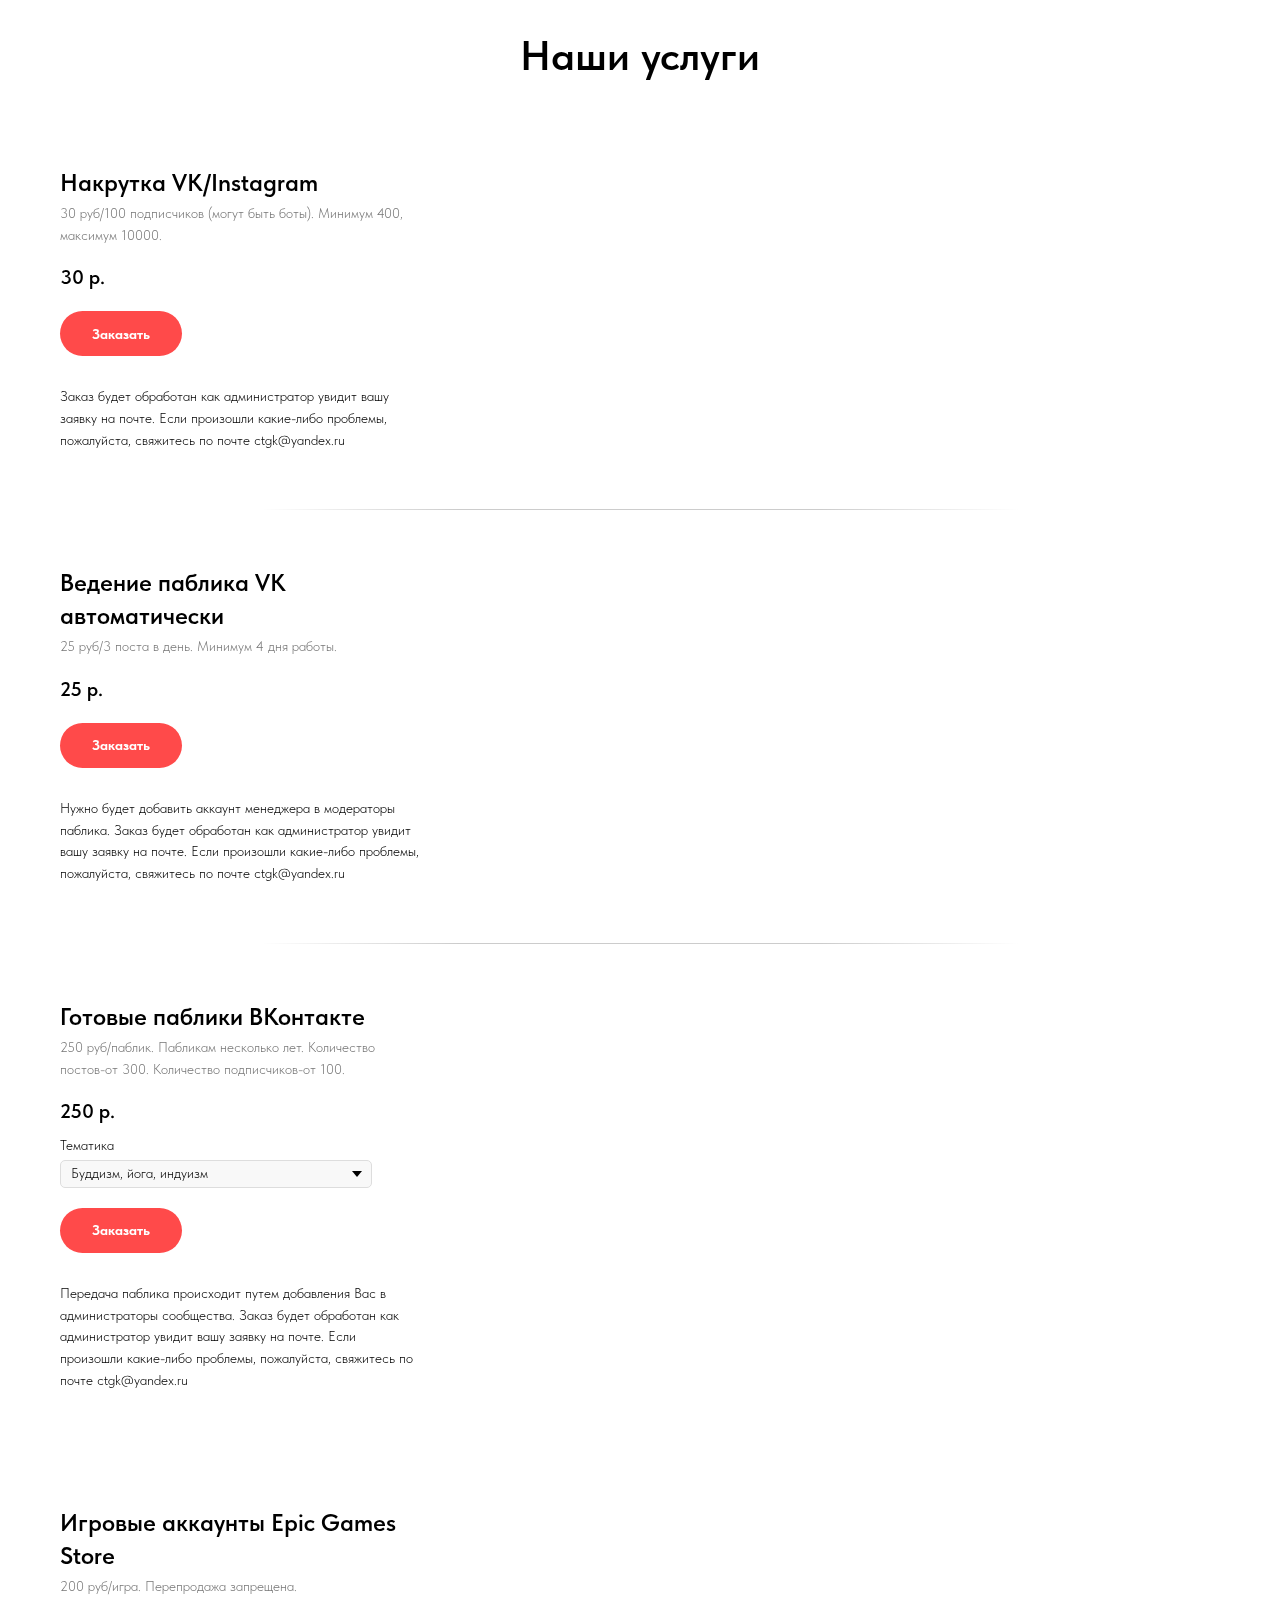
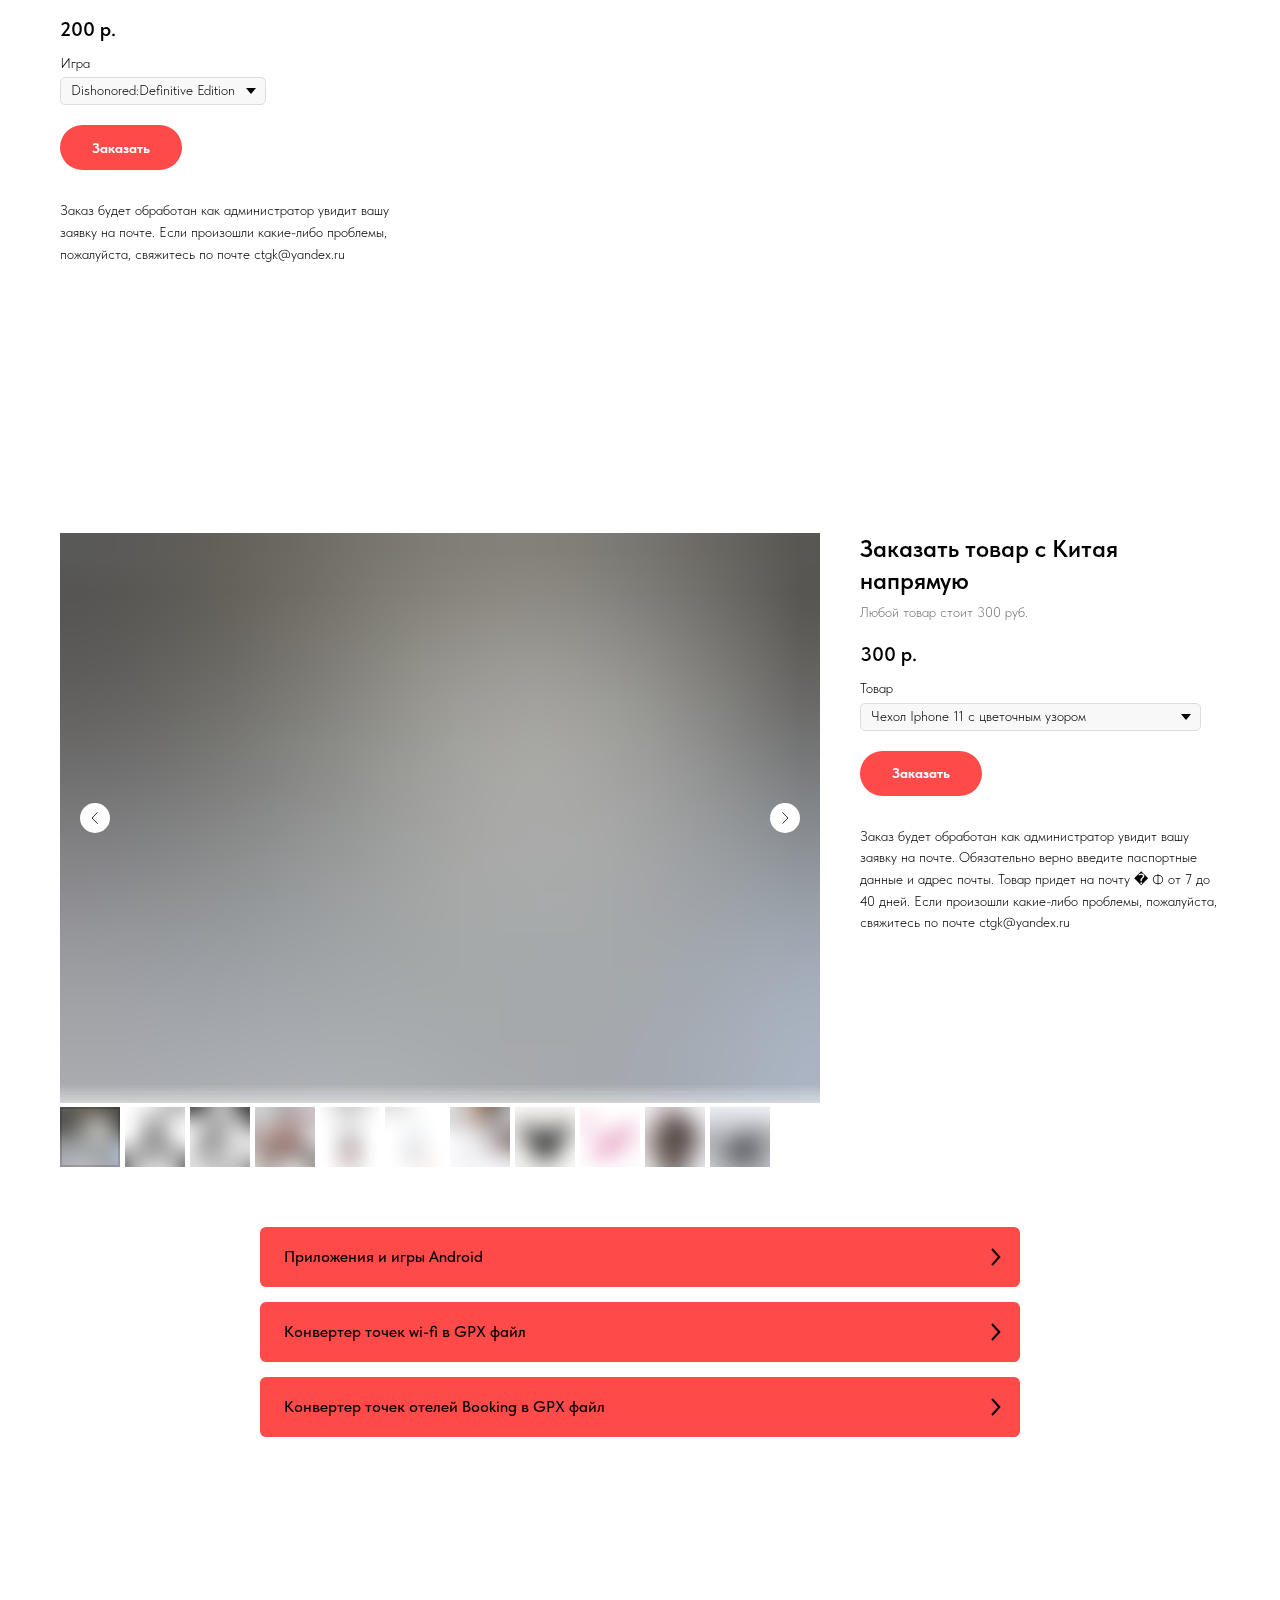
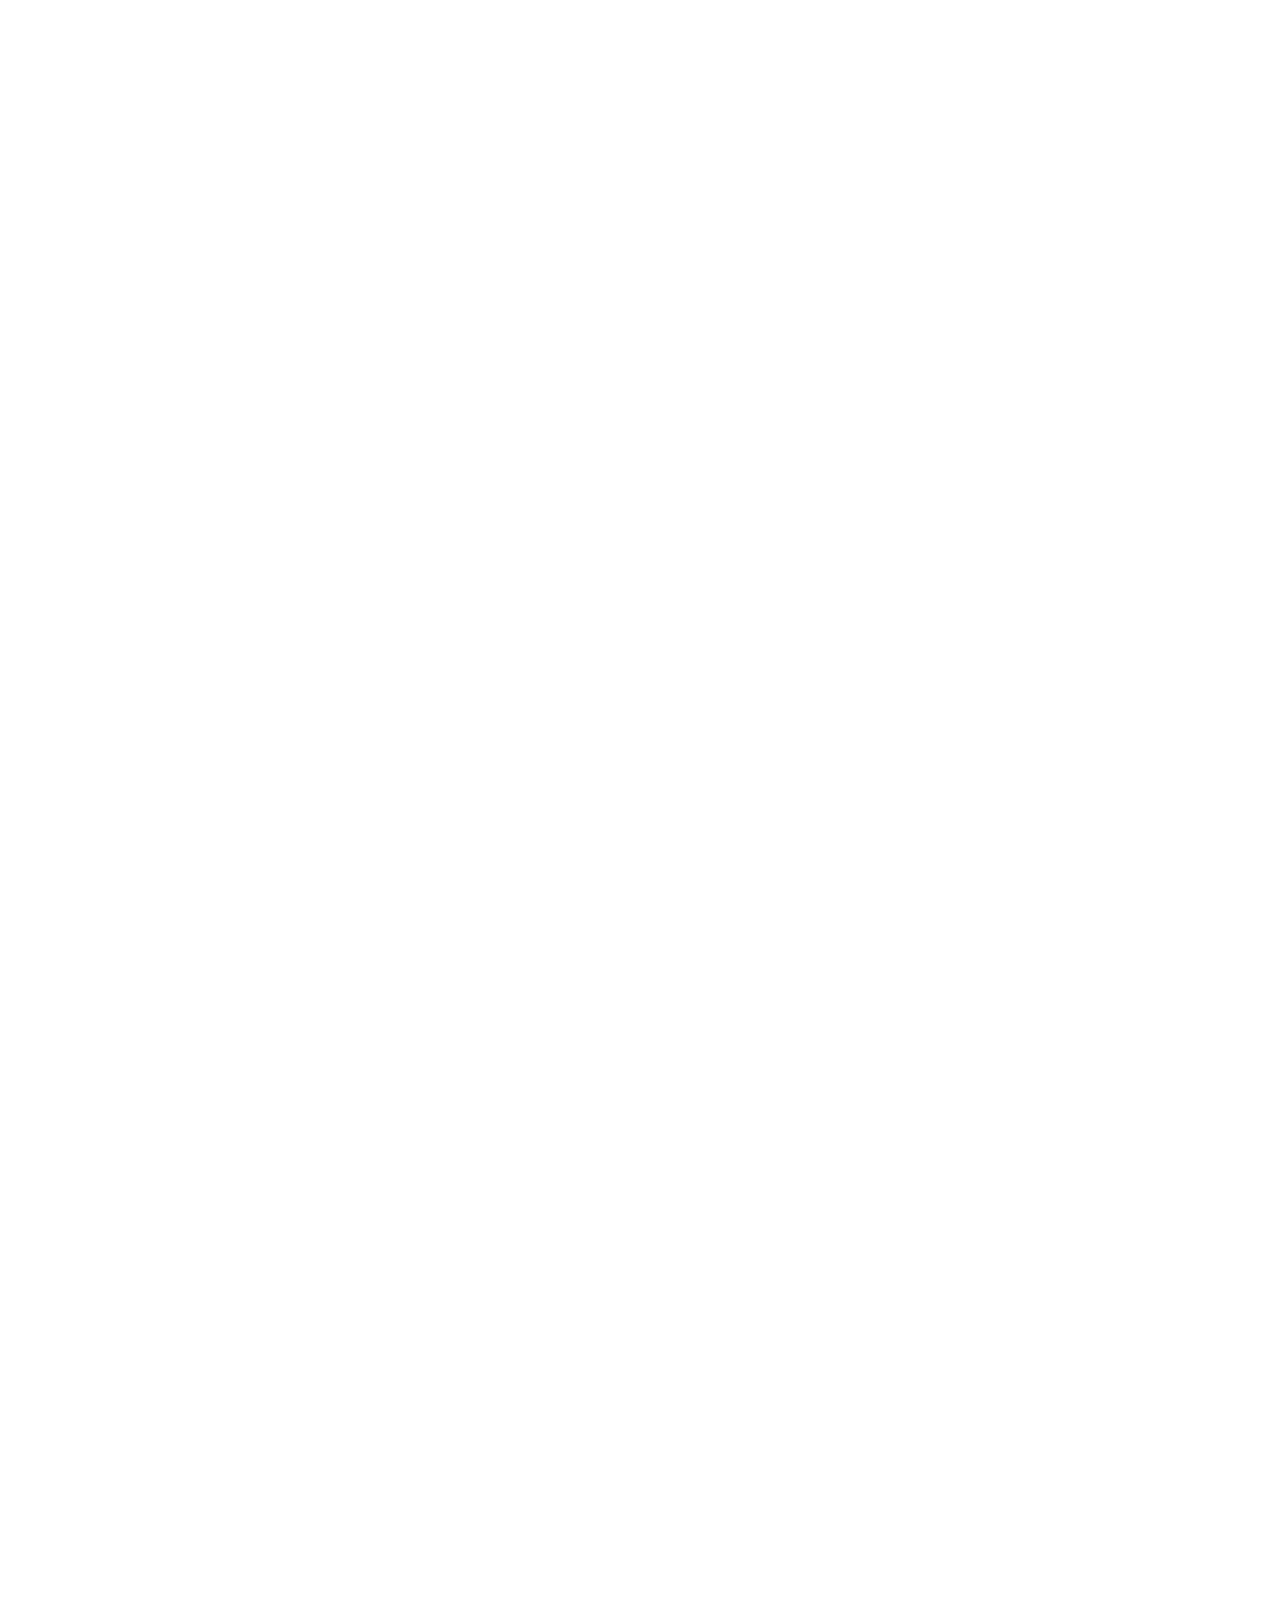
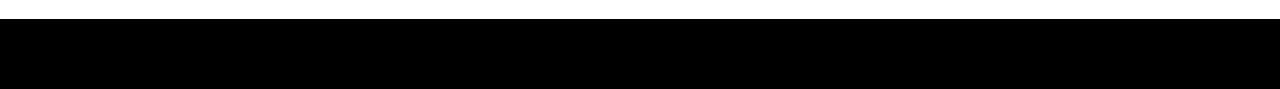
<file: tilda.html>
<!DOCTYPE html><html><head><meta charset="utf-8"><meta name="viewport" content="width=device-width, initial-scale=1.0"> <!--metatextblock--><title>Накрутка Вконтакте Instagram | Ведение пабликов VK | Биржа | Аккаунты игр Epic</title><meta property="og:url" content="http://retnrernet.github.io"><meta property="og:title" content="Blank page"><meta property="og:description" content=""><meta property="og:type" content="website"><meta property="og:image" content="images/2tysv3h6d8ggzdt16v2v_1.png"><link rel="canonical" href="http://retnrernet.github.io"><!--/metatextblock--><meta name="format-detection" content="telephone=no"><meta http-equiv="x-dns-prefetch-control" content="on"><link rel="dns-prefetch" href="https://ws.tildacdn.com"><link rel="dns-prefetch" href="https://static.tildacdn.info"><link rel="shortcut icon" href="tildafavicon.ico" type="image/x-icon"><!-- Assets --><script src="js/tilda-fallback-1.0.min.js" async="" charset="utf-8"></script><link rel="stylesheet" href="css/tilda-grid-3.0.min.css" type="text/css" media="all" onerror="this.loaderr='y';"><link rel="stylesheet" href="css/tilda-blocks-page53520223.min.css" type="text/css" media="all" onerror="this.loaderr='y';"><link rel="stylesheet" href="css/tilda-slds-1.4.min.css" type="text/css" media="print" onload="this.media='all';" onerror="this.loaderr='y';"><noscript><link rel="stylesheet" href="https://static.tildacdn.info/css/tilda-slds-1.4.min.css" type="text/css" media="all" /></noscript><link rel="stylesheet" href="css/tilda-catalog-1.1.min.css" type="text/css" media="print" onload="this.media='all';" onerror="this.loaderr='y';"><noscript><link rel="stylesheet" href="https://static.tildacdn.info/css/tilda-catalog-1.1.min.css" type="text/css" media="all" /></noscript><link rel="stylesheet" href="css/tilda-forms-1.0.min.css" type="text/css" media="all" onerror="this.loaderr='y';"><link rel="stylesheet" href="css/tilda-popup-1.1.min.css" type="text/css" media="print" onload="this.media='all';" onerror="this.loaderr='y';"><noscript><link rel="stylesheet" href="https://static.tildacdn.info/css/tilda-popup-1.1.min.css" type="text/css" media="all" /></noscript><link rel="stylesheet" href="css/highlight.min.css" type="text/css" media="all" onerror="this.loaderr='y';"><link rel="stylesheet" href="css/tilda-cart-1.0.min.css" type="text/css" media="all" onerror="this.loaderr='y';"><link rel="stylesheet" href="css/tilda-zoom-2.0.min.css" type="text/css" media="print" onload="this.media='all';" onerror="this.loaderr='y';"><noscript><link rel="stylesheet" href="https://static.tildacdn.info/css/tilda-zoom-2.0.min.css" type="text/css" media="all" /></noscript><link rel="stylesheet" href="css/fonts-tildasans.css" type="text/css" media="all" onerror="this.loaderr='y';"><script nomodule="" src="js/tilda-polyfill-1.0.min.js" charset="utf-8"></script><script type="text/javascript">function t_onReady(func) {
if (document.readyState != 'loading') {
func();
} else {
document.addEventListener('DOMContentLoaded', func);
}
}
function t_onFuncLoad(funcName, okFunc, time) {
if (typeof window[funcName] === 'function') {
okFunc();
} else {
setTimeout(function() {
t_onFuncLoad(funcName, okFunc, time);
},(time || 100));
}
}function t_throttle(fn, threshhold, scope) {return function () {fn.apply(scope || this, arguments);};}</script><script src="js/tilda-scripts-3.0.min.js" charset="utf-8" defer="" onerror="this.loaderr='y';"></script><script src="js/tilda-blocks-page53520223.min.js" charset="utf-8" async="" onerror="this.loaderr='y';"></script><script src="js/tilda-lazyload-1.0.min.js" charset="utf-8" async="" onerror="this.loaderr='y';"></script><script src="js/tilda-slds-1.4.min.js" charset="utf-8" async="" onerror="this.loaderr='y';"></script><script src="js/hammer.min.js" charset="utf-8" async="" onerror="this.loaderr='y';"></script><script src="js/tilda-products-1.0.min.js" charset="utf-8" async="" onerror="this.loaderr='y';"></script><script src="js/tilda-catalog-1.1.min.js" charset="utf-8" async="" onerror="this.loaderr='y';"></script><script src="js/tilda-popup-1.0.min.js" charset="utf-8" async="" onerror="this.loaderr='y';"></script><script src="js/highlight.min.js" charset="utf-8" onerror="this.loaderr='y';"></script><script src="js/tilda-forms-1.0.min.js" charset="utf-8" async="" onerror="this.loaderr='y';"></script><script src="js/tilda-cart-1.0.min.js" charset="utf-8" async="" onerror="this.loaderr='y';"></script><script src="js/tilda-zoom-2.0.min.js" charset="utf-8" async="" onerror="this.loaderr='y';"></script><script src="js/tilda-events-1.0.min.js" charset="utf-8" async="" onerror="this.loaderr='y';"></script><script type="text/javascript">window.dataLayer = window.dataLayer || [];</script><script type="text/javascript">(function () {
if((/bot|google|yandex|baidu|bing|msn|duckduckbot|teoma|slurp|crawler|spider|robot|crawling|facebook/i.test(navigator.userAgent))===false && typeof(sessionStorage)!='undefined' && sessionStorage.getItem('visited')!=='y' && document.visibilityState){
var style=document.createElement('style');
style.type='text/css';
style.innerHTML='@media screen and (min-width: 980px) {.t-records {opacity: 0;}.t-records_animated {-webkit-transition: opacity ease-in-out .2s;-moz-transition: opacity ease-in-out .2s;-o-transition: opacity ease-in-out .2s;transition: opacity ease-in-out .2s;}.t-records.t-records_visible {opacity: 1;}}';
document.getElementsByTagName('head')[0].appendChild(style);
function t_setvisRecs(){
var alr=document.querySelectorAll('.t-records');
Array.prototype.forEach.call(alr, function(el) {
el.classList.add("t-records_animated");
});
setTimeout(function () {
Array.prototype.forEach.call(alr, function(el) {
el.classList.add("t-records_visible");
});
sessionStorage.setItem("visited", "y");
}, 400);
} 
document.addEventListener('DOMContentLoaded', t_setvisRecs);
}
})();</script><style type="text/css">@media screen and (min-width: 980px) {.t-records {opacity: 0;}.t-records_animated {-webkit-transition: opacity ease-in-out .2s;-moz-transition: opacity ease-in-out .2s;-o-transition: opacity ease-in-out .2s;transition: opacity ease-in-out .2s;}.t-records.t-records_visible {opacity: 1;}}</style></head><body class="t-body" style="margin:0;"><!--allrecords--><div id="allrecords" class="t-records t-records_animated t-records_visible" data-hook="blocks-collection-content-node" data-tilda-project-id="10363595" data-tilda-page-id="53520223" data-tilda-formskey="0eb4e63d8f2b2eaca2f9ed3310363595" data-tilda-cookie="no" data-tilda-lazy="yes" data-tilda-root-zone="com"><div id="rec786597543" class="r t-rec t-rec_pt_30 t-rec_pb_15" style="padding-top:30px;padding-bottom:15px; " data-record-type="795"><!-- T795 --><div class="t795"><div class="t-container t-align_center"><div class="t-col t-col_10 t-prefix_1"><div class="t795__title t-title t-title_xs t-margin_auto" field="title">Наши услуги</div> </div></div></div></div><div id="rec786605587" class="r t-rec t-rec_pt_30 t-rec_pb_30" style="padding-top:30px;padding-bottom:30px; " data-animationappear="off" data-record-type="744"><!-- t744 --><div class="t744"><div class="t-container js-product js-product-single "><div class="t744__col t744__col_first t-col t-col_8 "><!-- gallery --> <div class="t-slds" style="visibility: hidden;"><div class="t-slds__main"><div class="t-slds__container"><div class="t-slds__items-wrapper t-slds_animated-none " data-slider-transition="300" data-slider-with-cycle="true" data-slider-correct-height="true" data-auto-correct-mobile-width="false"></div></div></div></div><!--/gallery --></div><div class="t744__col t-col t-col_4 "><div class="t744__info "><div class="t744__textwrapper"><div class="t744__title-wrapper"> <div class="t744__title t-name t-name_xl js-product-name" field="title">Накрутка VK/Instagram</div> <div class="t744__title_small t-descr t-descr_xxs" field="title2"><span class=" js-product-sku notranslate" translate="no">30 руб/100 подписчиков (могут быть боты). Минимум 400, максимум 10000. </span></div> </div> <div class="t744__price-wrapper "><div class="t744__price t744__price-item t-name t-name_md "><div class="t744__price-value js-product-price notranslate " translate="no" field="price" data-redactor-toolbar="no">30</div><div class="t744__price-currency js-product-price-currency">р.</div> </div></div><div class="js-product-controls-wrapper"></div><div class="t744__btn-wrapper t1002__btns-wrapper"><a href="#order" target="" class="t744__btn t-btn t-btn_sm " style="color:#ffffff;background-color:#ff4a4a;border-radius:30px; -moz-border-radius:30px; -webkit-border-radius:30px;"><table role="presentation" style="width:100%; height:100%;"><tbody><tr><td class="js-store-prod-buy-btn-txt">Заказать</td></tr></tbody></table></a></div><div class="t744__descr t-descr t-descr_xxs" field="descr">Заказ будет обработан как администратор увидит вашу заявку на почте. Если произошли какие-либо проблемы, пожалуйста, свяжитесь по почте ctgk@yandex.ru</div> </div></div></div></div></div><script type="text/javascript">t_onReady(function () {
t_onFuncLoad('t744_init', function () {
t744_init('786605587');
});
});</script><style type="text/css">#rec786605587 .t-slds__bullet_active .t-slds__bullet_body {
background-color: #222 !important;
}
#rec786605587 .t-slds__bullet:hover .t-slds__bullet_body {
background-color: #222 !important;
}</style></div><div id="rec786996968" class="r t-rec t-rec_pt_15 t-rec_pb_15" style="padding-top:15px;padding-bottom:15px; " data-record-type="363"><!-- T029 20 --><div class="t029"><div class="t029__container t-container"><div class="t029__col t-col t-col_8"><div class="t029__linewrapper" style="opacity:0.2;"><div class="t029__opacity t029__opacity_left" style="background-image: -moz-linear-gradient(right, #000000, rgba(0,0,0, 0)); background-image: -webkit-linear-gradient(right, #000000, rgba(0,0,0, 0)); background-image: -o-linear-gradient(right, #000000, rgba(0,0,0, 0)); background-image: -ms-linear-gradient(right, #000000, rgba(0,0,0, 0));"></div><div class="t-divider t029__line" style="background: #000000;"></div><div class="t029__opacity t029__opacity_right" style="background-image: -moz-linear-gradient(left, #000000, rgba(0,0,0, 0)); background-image: -webkit-linear-gradient(left, #000000, rgba(0,0,0, 0)); background-image: -o-linear-gradient(left, #000000, rgba(0,0,0, 0)); background-image: -ms-linear-gradient(left, #000000, rgba(0,0,0, 0));"></div></div></div></div></div></div><div id="rec786621627" class="r t-rec t-rec_pt_30 t-rec_pb_30" style="padding-top:30px;padding-bottom:30px; " data-animationappear="off" data-record-type="744"><!-- t744 --><div class="t744"><div class="t-container js-product js-product-single "><div class="t744__col t744__col_first t-col t-col_8 "><!-- gallery --> <div class="t-slds" style="visibility: hidden;"><div class="t-slds__main"><div class="t-slds__container"><div class="t-slds__items-wrapper t-slds_animated-none " data-slider-transition="300" data-slider-with-cycle="true" data-slider-correct-height="true" data-auto-correct-mobile-width="false"></div></div></div></div><!--/gallery --></div><div class="t744__col t-col t-col_4 "><div class="t744__info "><div class="t744__textwrapper"><div class="t744__title-wrapper"> <div class="t744__title t-name t-name_xl js-product-name" field="title">Ведение паблика VK автоматически</div> <div class="t744__title_small t-descr t-descr_xxs" field="title2"><span class=" js-product-sku notranslate" translate="no">25 руб/3 поста в день. Минимум 4 дня работы.</span></div> </div> <div class="t744__price-wrapper "><div class="t744__price t744__price-item t-name t-name_md "><div class="t744__price-value js-product-price notranslate " translate="no" field="price" data-redactor-toolbar="no">25</div><div class="t744__price-currency js-product-price-currency">р.</div> </div></div><div class="js-product-controls-wrapper"></div><div class="t744__btn-wrapper t1002__btns-wrapper"><a href="#order" target="" class="t744__btn t-btn t-btn_sm " style="color:#ffffff;background-color:#ff4a4a;border-radius:30px; -moz-border-radius:30px; -webkit-border-radius:30px;"><table role="presentation" style="width:100%; height:100%;"><tbody><tr><td class="js-store-prod-buy-btn-txt">Заказать</td></tr></tbody></table></a></div><div class="t744__descr t-descr t-descr_xxs" field="descr">Нужно будет добавить аккаунт менеджера в модераторы паблика. Заказ будет обработан как администратор увидит вашу заявку на почте. Если произошли какие-либо проблемы, пожалуйста, свяжитесь по почте ctgk@yandex.ru</div> </div></div></div></div></div><script type="text/javascript">t_onReady(function () {
t_onFuncLoad('t744_init', function () {
t744_init('786621627');
});
});</script><style type="text/css">#rec786621627 .t-slds__bullet_active .t-slds__bullet_body {
background-color: #222 !important;
}
#rec786621627 .t-slds__bullet:hover .t-slds__bullet_body {
background-color: #222 !important;
}</style></div><div id="rec786997005" class="r t-rec t-rec_pt_15 t-rec_pb_15" style="padding-top:15px;padding-bottom:15px; " data-record-type="363"><!-- T029 20 --><div class="t029"><div class="t029__container t-container"><div class="t029__col t-col t-col_8"><div class="t029__linewrapper" style="opacity:0.2;"><div class="t029__opacity t029__opacity_left" style="background-image: -moz-linear-gradient(right, #000000, rgba(0,0,0, 0)); background-image: -webkit-linear-gradient(right, #000000, rgba(0,0,0, 0)); background-image: -o-linear-gradient(right, #000000, rgba(0,0,0, 0)); background-image: -ms-linear-gradient(right, #000000, rgba(0,0,0, 0));"></div><div class="t-divider t029__line" style="background: #000000;"></div><div class="t029__opacity t029__opacity_right" style="background-image: -moz-linear-gradient(left, #000000, rgba(0,0,0, 0)); background-image: -webkit-linear-gradient(left, #000000, rgba(0,0,0, 0)); background-image: -o-linear-gradient(left, #000000, rgba(0,0,0, 0)); background-image: -ms-linear-gradient(left, #000000, rgba(0,0,0, 0));"></div></div></div></div></div></div><div id="rec786990885" class="r t-rec t-rec_pt_30 t-rec_pb_30" style="padding-top:30px;padding-bottom:30px; " data-animationappear="off" data-record-type="744"><!-- t744 --><div class="t744"><div class="t-container js-product js-product-single "><div class="t744__col t744__col_first t-col t-col_8 "><!-- gallery --> <div class="t-slds" style="visibility: hidden;"><div class="t-slds__main"><div class="t-slds__container"><div class="t-slds__items-wrapper t-slds_animated-none " data-slider-transition="300" data-slider-with-cycle="true" data-slider-correct-height="true" data-auto-correct-mobile-width="false"></div></div></div></div><!--/gallery --></div><div class="t744__col t-col t-col_4 "><div class="t744__info "><div class="t744__textwrapper"><div class="t744__title-wrapper"> <div class="t744__title t-name t-name_xl js-product-name" field="title">Готовые паблики ВКонтакте</div> <div class="t744__title_small t-descr t-descr_xxs" field="title2"><span class=" js-product-sku notranslate" translate="no">250 руб/паблик. Пабликам несколько лет. Количество постов-от 300. Количество подписчиков-от 100.</span></div> </div> <div class="t744__price-wrapper "><div class="t744__price t744__price-item t-name t-name_md "><div class="t744__price-value js-product-price notranslate " translate="no" field="price" data-redactor-toolbar="no">250</div><div class="t744__price-currency js-product-price-currency">р.</div> </div></div><div class="js-product-controls-wrapper"><div class="t-product__option js-product-option"><div class="t-product__option-title t-descr t-descr_xxs js-product-option-name">Тематика</div><div class="t-product__option-variants"><select class="t-product__option-select t-descr t-descr_xxs js-product-option-variants"><option value="Буддизм, йога, индуизм" data-product-variant-price="">Буддизм, йога, индуизм</option><option value="Путешествия" data-product-variant-price="">Путешествия</option><option value="Музыкант Halsey" data-product-variant-price="">Музыкант Halsey</option><option value="�&nbsp;андомные картинки" data-product-variant-price="">�&nbsp;андомные картинки</option><option value="Музыкант Jessie J" data-product-variant-price="">Музыкант Jessie J</option><option value="Музыкант Kanye West" data-product-variant-price="">Музыкант Kanye West</option><option value="Новости Москвы, Петербурга, Екатеринбурга" data-product-variant-price="">Новости Москвы, Петербурга, Екатеринбурга</option><option value="Юриспруденция" data-product-variant-price="">Юриспруденция</option><option value="Юмор, анекдоты" data-product-variant-price="">Юмор, анекдоты</option><option value="Музыкант Jay-Z" data-product-variant-price="">Музыкант Jay-Z</option><option value="Музыкант Placebo" data-product-variant-price="">Музыкант Placebo</option><option value="Музыкант Snoop Dogg" data-product-variant-price="">Музыкант Snoop Dogg</option><option value="Музыкант Billie Eilish" data-product-variant-price="">Музыкант Billie Eilish</option><option value="Музыкант Selena Gomez" data-product-variant-price="">Музыкант Selena Gomez</option><option value="Музыкант Drake" data-product-variant-price="">Музыкант Drake</option><option value="Музыкант Kendrick Lamar" data-product-variant-price="">Музыкант Kendrick Lamar</option><option value="Музыкант Jamie XX" data-product-variant-price="">Музыкант Jamie XX</option><option value="Музыкант Katy Perry" data-product-variant-price="">Музыкант Katy Perry</option><option value="Музыкант Bjork" data-product-variant-price="">Музыкант Bjork</option><option value="Музыкант Ariana Grande" data-product-variant-price="">Музыкант Ariana Grande</option><option value="Спорт, ЗОЖ" data-product-variant-price="">Спорт, ЗОЖ</option><option value="Страшные истории" data-product-variant-price="">Страшные истории</option><option value="�&nbsp;етро музыка 80-90х" data-product-variant-price="">�&nbsp;етро музыка 80-90х</option><option value="Rap, Hip-Hop" data-product-variant-price="">Rap, Hip-Hop</option><option value="Аниме Боруто, Наруто" data-product-variant-price="">Аниме Боруто, Наруто</option><option value="Автомобили и автомобильные новости" data-product-variant-price="">Автомобили и автомобильные новости</option><option value="Музыкант Jamie XX" data-product-variant-price="">Музыкант Jamie XX</option></select></div></div></div><div class="t744__btn-wrapper t1002__btns-wrapper"><a href="#order" target="" class="t744__btn t-btn t-btn_sm " style="color:#ffffff;background-color:#ff4a4a;border-radius:30px; -moz-border-radius:30px; -webkit-border-radius:30px;"><table role="presentation" style="width:100%; height:100%;"><tbody><tr><td class="js-store-prod-buy-btn-txt">Заказать</td></tr></tbody></table></a></div><div class="t744__descr t-descr t-descr_xxs" field="descr">Передача паблика происходит путем добавления Вас в администраторы сообщества. Заказ будет обработан как администратор увидит вашу заявку на почте. Если произошли какие-либо проблемы, пожалуйста, свяжитесь по почте ctgk@yandex.ru</div> </div></div></div></div></div><script type="text/javascript">t_onReady(function () {
t_onFuncLoad('t744_init', function () {
t744_init('786990885');
});
});</script><style type="text/css">#rec786990885 .t-slds__bullet_active .t-slds__bullet_body {
background-color: #222 !important;
}
#rec786990885 .t-slds__bullet:hover .t-slds__bullet_body {
background-color: #222 !important;
}</style></div><div id="rec786997009" class="r t-rec t-rec_pt_15 t-rec_pb_15" style="padding-top:15px;padding-bottom:15px; " data-record-type="363"><!-- T029 20 --><div class="t029"><div class="t029__container t-container"><div class="t029__col t-col t-col_8"><div class="t029__linewrapper" style="opacity:0.2;"><div class="t029__opacity t029__opacity_left" style="background-image: -moz-linear-gradient(right, #000000, rgba(0,0,0, 0)); background-image: -webkit-linear-gradient(right, #000000, rgba(0,0,0, 0)); background-image: -o-linear-gradient(right, #000000, rgba(0,0,0, 0)); background-image: -ms-linear-gradient(right, #000000, rgba(0,0,0, 0));"></div><div class="t-divider t029__line" style="background: #000000;"></div><div class="t029__opacity t029__opacity_right" style="background-image: -moz-linear-gradient(left, #000000, rgba(0,0,0, 0)); background-image: -webkit-linear-gradient(left, #000000, rgba(0,0,0, 0)); background-image: -o-linear-gradient(left, #000000, rgba(0,0,0, 0)); background-image: -ms-linear-gradient(left, #000000, rgba(0,0,0, 0));"></div></div></div></div></div></div><div id="rec786994502" class="r t-rec t-rec_pt_30 t-rec_pb_30" style="padding-top:30px;padding-bottom:30px; " data-animationappear="off" data-record-type="744"><!-- t744 --><div class="t744"><div class="t-container js-product js-product-single "><div class="t744__col t744__col_first t-col t-col_8 "><!-- gallery --> <div class="t-slds" style="visibility: hidden;"><div class="t-slds__main"><div class="t-slds__container"><div class="t-slds__items-wrapper t-slds_animated-none " data-slider-transition="300" data-slider-with-cycle="true" data-slider-correct-height="true" data-auto-correct-mobile-width="false"></div></div></div></div><!--/gallery --></div><div class="t744__col t-col t-col_4 "><div class="t744__info "><div class="t744__textwrapper"><div class="t744__title-wrapper"> <div class="t744__title t-name t-name_xl js-product-name" field="title">Игровые аккаунты Epic Games Store</div> <div class="t744__title_small t-descr t-descr_xxs" field="title2"><span class=" js-product-sku notranslate" translate="no">200 руб/игра. Перепродажа запрещена.</span></div> </div> <div class="t744__price-wrapper "><div class="t744__price t744__price-item t-name t-name_md "><div class="t744__price-value js-product-price notranslate " translate="no" field="price" data-redactor-toolbar="no">200</div><div class="t744__price-currency js-product-price-currency">р.</div> </div></div><div class="js-product-controls-wrapper"><div class="t-product__option js-product-option"><div class="t-product__option-title t-descr t-descr_xxs js-product-option-name">Игра</div><div class="t-product__option-variants"><select class="t-product__option-select t-descr t-descr_xxs js-product-option-variants"><option value="Dishonored:Definitive Edition" data-product-variant-price="">Dishonored:Definitive Edition</option><option value="Prey+Alien:Isolation" data-product-variant-price="">Prey+Alien:Isolation</option><option value="Far Cry 6" data-product-variant-price="">Far Cry 6</option><option value="Alan Wake 2" data-product-variant-price="">Alan Wake 2</option><option value="Ghostwire: Tokyo" data-product-variant-price="">Ghostwire: Tokyo</option><option value="Bioshock Remastered" data-product-variant-price="">Bioshock Remastered</option><option value="Hitman 3" data-product-variant-price="">Hitman 3</option><option value="Crysis Remastered" data-product-variant-price="">Crysis Remastered</option><option value="Nioh" data-product-variant-price="">Nioh</option><option value="Kena Bridge of spirits" data-product-variant-price="">Kena Bridge of spirits</option><option value="Dying Light" data-product-variant-price="">Dying Light</option><option value="Dying Light 2" data-product-variant-price="">Dying Light 2</option><option value="Cyberpunk 2077" data-product-variant-price="">Cyberpunk 2077</option></select></div></div></div><div class="t744__btn-wrapper t1002__btns-wrapper"><a href="#order" target="" class="t744__btn t-btn t-btn_sm " style="color:#ffffff;background-color:#ff4a4a;border-radius:30px; -moz-border-radius:30px; -webkit-border-radius:30px;"><table role="presentation" style="width:100%; height:100%;"><tbody><tr><td class="js-store-prod-buy-btn-txt">Заказать</td></tr></tbody></table></a></div><div class="t744__descr t-descr t-descr_xxs" field="descr">Заказ будет обработан как администратор увидит вашу заявку на почте. Если произошли какие-либо проблемы, пожалуйста, свяжитесь по почте ctgk@yandex.ru</div> </div></div></div></div></div><script type="text/javascript">t_onReady(function () {
t_onFuncLoad('t744_init', function () {
t744_init('786994502');
});
});</script><style type="text/css">#rec786994502 .t-slds__bullet_active .t-slds__bullet_body {
background-color: #222 !important;
}
#rec786994502 .t-slds__bullet:hover .t-slds__bullet_body {
background-color: #222 !important;
}</style></div><div id="rec786997053" class="r t-rec t-rec_pt_15 t-rec_pb_15" style="padding-top:15px;padding-bottom:15px; " data-record-type="363"><!-- T029 20 --><div class="t029"><div class="t029__container t-container"><div class="t029__col t-col t-col_8"><div class="t029__linewrapper" style="opacity:0.2;"><div class="t029__opacity t029__opacity_left" style="background-image: -moz-linear-gradient(right, #000000, rgba(0,0,0, 0)); background-image: -webkit-linear-gradient(right, #000000, rgba(0,0,0, 0)); background-image: -o-linear-gradient(right, #000000, rgba(0,0,0, 0)); background-image: -ms-linear-gradient(right, #000000, rgba(0,0,0, 0));"></div><div class="t-divider t029__line" style="background: #000000;"></div><div class="t029__opacity t029__opacity_right" style="background-image: -moz-linear-gradient(left, #000000, rgba(0,0,0, 0)); background-image: -webkit-linear-gradient(left, #000000, rgba(0,0,0, 0)); background-image: -o-linear-gradient(left, #000000, rgba(0,0,0, 0)); background-image: -ms-linear-gradient(left, #000000, rgba(0,0,0, 0));"></div></div></div></div></div></div><div id="rec787050151" class="r t-rec t-rec_pt_30 t-rec_pb_30" style="padding-top:30px;padding-bottom:30px; " data-record-type="795"><!-- T795 --><div class="t795"><div class="t-container t-align_center"><div class="t-col t-col_10 t-prefix_1"><div class="t795__title t-title t-title_xs t-margin_auto" field="title">Другие наши услуги</div> </div></div></div></div><div id="rec787052113" class="r t-rec t-rec_pt_30 t-rec_pb_30" style="padding-top:30px;padding-bottom:30px; " data-animationappear="off" data-record-type="744"><!-- t744 --><div class="t744"><div class="t-container js-product js-product-single "><div class="t744__col t744__col_first t-col t-col_8 "><!-- gallery --> <div class="t-slds" style="visibility: hidden;"><div class="t-slds__main"><div class="t-slds__container"><div class="t-slds__items-wrapper t-slds_animated-none " data-slider-transition="300" data-slider-with-cycle="true" data-slider-correct-height="true" data-auto-correct-mobile-width="false"><div class="t-slds__item t-slds__item_active" data-slide-index="1"><div class="t-slds__wrapper" itemscope="" itemtype="http://schema.org/ImageObject"><meta itemprop="image" content="https://static.tildacdn.info/tild6136-3963-4166-b639-623563336637/2tysv3h6d8ggzdt16v2v.png"> <div class="t-slds__imgwrapper" bgimgfield="gi_img__0" data-zoom-target="0" data-zoomable="yes" data-img-zoom-url="https://static.tildacdn.info/tild6136-3963-4166-b639-623563336637/2tysv3h6d8ggzdt16v2v.png"><div class="t-slds__bgimg t-bgimg js-product-img" data-original="https://static.tildacdn.info/tild6136-3963-4166-b639-623563336637/2tysv3h6d8ggzdt16v2v.png" style="padding-bottom:75%; background-image: url('images/2tysv3h6d8ggzdt16v2v.png');"></div></div></div></div><div class="t-slds__item " data-slide-index="2"><div class="t-slds__wrapper" itemscope="" itemtype="http://schema.org/ImageObject"><meta itemprop="image" content="https://static.tildacdn.info/tild6266-3337-4636-b630-656461643339/ff5n19ls45bmb7xpxjyp.png"> <div class="t-slds__imgwrapper" bgimgfield="gi_img__1" data-zoom-target="1" data-zoomable="yes" data-img-zoom-url="https://static.tildacdn.info/tild6266-3337-4636-b630-656461643339/ff5n19ls45bmb7xpxjyp.png"><div class="t-slds__bgimg t-bgimg " data-original="https://static.tildacdn.info/tild6266-3337-4636-b630-656461643339/ff5n19ls45bmb7xpxjyp.png" style="padding-bottom:75%; background-image: url('images/ff5n19ls45bmb7xpxjyp.png');"></div></div></div></div><div class="t-slds__item " data-slide-index="3"><div class="t-slds__wrapper" itemscope="" itemtype="http://schema.org/ImageObject"><meta itemprop="image" content="https://static.tildacdn.info/tild3534-3836-4538-b862-363231653433/77zzjf5y1f4m5s0x3s80.png"> <div class="t-slds__imgwrapper" bgimgfield="gi_img__2" data-zoom-target="2" data-zoomable="yes" data-img-zoom-url="https://static.tildacdn.info/tild3534-3836-4538-b862-363231653433/77zzjf5y1f4m5s0x3s80.png"><div class="t-slds__bgimg t-bgimg " data-original="https://static.tildacdn.info/tild3534-3836-4538-b862-363231653433/77zzjf5y1f4m5s0x3s80.png" style="padding-bottom:75%; background-image: url('images/77zzjf5y1f4m5s0x3s80.png');"></div></div></div></div><div class="t-slds__item " data-slide-index="4"><div class="t-slds__wrapper" itemscope="" itemtype="http://schema.org/ImageObject"><meta itemprop="image" content="https://static.tildacdn.info/tild6536-3465-4433-b066-343336663464/y0r2jzq080rfjqs7n9zx.png"> <div class="t-slds__imgwrapper" bgimgfield="gi_img__3" data-zoom-target="3" data-zoomable="yes" data-img-zoom-url="https://static.tildacdn.info/tild6536-3465-4433-b066-343336663464/y0r2jzq080rfjqs7n9zx.png"><div class="t-slds__bgimg t-bgimg " data-original="https://static.tildacdn.info/tild6536-3465-4433-b066-343336663464/y0r2jzq080rfjqs7n9zx.png" style="padding-bottom:75%; background-image: url('images/y0r2jzq080rfjqs7n9zx.png');"></div></div></div></div><div class="t-slds__item " data-slide-index="5"><div class="t-slds__wrapper" itemscope="" itemtype="http://schema.org/ImageObject"><meta itemprop="image" content="https://static.tildacdn.info/tild3233-3364-4139-b435-626664326533/35fbxvm24j5plv8b38wy.png"> <div class="t-slds__imgwrapper" bgimgfield="gi_img__4" data-zoom-target="4" data-zoomable="yes" data-img-zoom-url="https://static.tildacdn.info/tild3233-3364-4139-b435-626664326533/35fbxvm24j5plv8b38wy.png"><div class="t-slds__bgimg t-bgimg " data-original="https://static.tildacdn.info/tild3233-3364-4139-b435-626664326533/35fbxvm24j5plv8b38wy.png" style="padding-bottom:75%; background-image: url('images/35fbxvm24j5plv8b38wy.png');"></div></div></div></div><div class="t-slds__item " data-slide-index="6"><div class="t-slds__wrapper" itemscope="" itemtype="http://schema.org/ImageObject"><meta itemprop="image" content="https://static.tildacdn.info/tild3866-3263-4565-b663-386532643835/yrxznk7qn4srh7jhqbjq.png"> <div class="t-slds__imgwrapper" bgimgfield="gi_img__5" data-zoom-target="5" data-zoomable="yes" data-img-zoom-url="https://static.tildacdn.info/tild3866-3263-4565-b663-386532643835/yrxznk7qn4srh7jhqbjq.png"><div class="t-slds__bgimg t-bgimg " data-original="https://static.tildacdn.info/tild3866-3263-4565-b663-386532643835/yrxznk7qn4srh7jhqbjq.png" style="padding-bottom:75%; background-image: url('images/yrxznk7qn4srh7jhqbjq.png');"></div></div></div></div><div class="t-slds__item " data-slide-index="7"><div class="t-slds__wrapper" itemscope="" itemtype="http://schema.org/ImageObject"><meta itemprop="image" content="https://static.tildacdn.info/tild3264-6663-4936-b530-653634626536/br733xvkrsp6tpkyAj0s.png"> <div class="t-slds__imgwrapper" bgimgfield="gi_img__6" data-zoom-target="6" data-zoomable="yes" data-img-zoom-url="https://static.tildacdn.info/tild3264-6663-4936-b530-653634626536/br733xvkrsp6tpkyAj0s.png"><div class="t-slds__bgimg t-bgimg " data-original="https://static.tildacdn.info/tild3264-6663-4936-b530-653634626536/br733xvkrsp6tpkyAj0s.png" style="padding-bottom:75%; background-image: url('images/br733xvkrsp6tpkyAj0s.png');"></div></div></div></div><div class="t-slds__item " data-slide-index="8"><div class="t-slds__wrapper" itemscope="" itemtype="http://schema.org/ImageObject"><meta itemprop="image" content="https://static.tildacdn.info/tild3865-3639-4235-b532-306334393831/xxd3Al4r55A5qyArd0st.png"> <div class="t-slds__imgwrapper" bgimgfield="gi_img__7" data-zoom-target="7" data-zoomable="yes" data-img-zoom-url="https://static.tildacdn.info/tild3865-3639-4235-b532-306334393831/xxd3Al4r55A5qyArd0st.png"><div class="t-slds__bgimg t-bgimg " data-original="https://static.tildacdn.info/tild3865-3639-4235-b532-306334393831/xxd3Al4r55A5qyArd0st.png" style="padding-bottom:75%; background-image: url('images/xxd3Al4r55A5qyArd0st.png');"></div></div></div></div><div class="t-slds__item " data-slide-index="9"><div class="t-slds__wrapper" itemscope="" itemtype="http://schema.org/ImageObject"><meta itemprop="image" content="https://static.tildacdn.info/tild3938-3962-4139-b864-326631373362/q77mywj16xAjfr9kw2A7.png"> <div class="t-slds__imgwrapper" bgimgfield="gi_img__8" data-zoom-target="8" data-zoomable="yes" data-img-zoom-url="https://static.tildacdn.info/tild3938-3962-4139-b864-326631373362/q77mywj16xAjfr9kw2A7.png"><div class="t-slds__bgimg t-bgimg " data-original="https://static.tildacdn.info/tild3938-3962-4139-b864-326631373362/q77mywj16xAjfr9kw2A7.png" style="padding-bottom:75%; background-image: url('images/q77mywj16xAjfr9kw2A7.png');"></div></div></div></div><div class="t-slds__item " data-slide-index="10"><div class="t-slds__wrapper" itemscope="" itemtype="http://schema.org/ImageObject"><meta itemprop="image" content="https://static.tildacdn.info/tild3136-3435-4631-a263-666139646532/6hs17vm5rqth8cjkhnsf.png"> <div class="t-slds__imgwrapper" bgimgfield="gi_img__9" data-zoom-target="9" data-zoomable="yes" data-img-zoom-url="https://static.tildacdn.info/tild3136-3435-4631-a263-666139646532/6hs17vm5rqth8cjkhnsf.png"><div class="t-slds__bgimg t-bgimg " data-original="https://static.tildacdn.info/tild3136-3435-4631-a263-666139646532/6hs17vm5rqth8cjkhnsf.png" style="padding-bottom:75%; background-image: url('images/6hs17vm5rqth8cjkhnsf.png');"></div></div></div></div><div class="t-slds__item " data-slide-index="11"><div class="t-slds__wrapper" itemscope="" itemtype="http://schema.org/ImageObject"><meta itemprop="image" content="https://static.tildacdn.info/tild3035-6462-4664-b963-663263353161/426ssmfbcAm8pkq1m99q.png"> <div class="t-slds__imgwrapper" bgimgfield="gi_img__10" data-zoom-target="10" data-zoomable="yes" data-img-zoom-url="https://static.tildacdn.info/tild3035-6462-4664-b963-663263353161/426ssmfbcAm8pkq1m99q.png"><div class="t-slds__bgimg t-bgimg " data-original="https://static.tildacdn.info/tild3035-6462-4664-b963-663263353161/426ssmfbcAm8pkq1m99q.png" style="padding-bottom:75%; background-image: url('images/426ssmfbcAm8pkq1m99q.png');"></div></div></div></div></div><div class="t-slds__arrow_container "><li class="t-slds__arrow_wrapper t-slds__arrow_wrapper-left" data-slide-direction="left"><button type="button" class="t-slds__arrow t-slds__arrow-left t-slds__arrow-withbg" aria-controls="carousel_787052113" aria-disabled="false" aria-label="Предыдущий слайд" style="width: 30px; height: 30px;background-color: rgba(255,255,255,1);"><div class="t-slds__arrow_body t-slds__arrow_body-left" style="width: 7px;"><svg role="presentation" focusable="false" style="display: block" viewBox="0 0 7.3 13" xmlns="http://www.w3.org/2000/svg" xmlns:xlink="http://www.w3.org/1999/xlink"><polyline fill="none" stroke="#222" stroke-linejoin="butt" stroke-linecap="butt" stroke-width="1" points="0.5,0.5 6.5,6.5 0.5,12.5"></polyline></svg></div></button></li><li class="t-slds__arrow_wrapper t-slds__arrow_wrapper-right" data-slide-direction="right"><button type="button" class="t-slds__arrow t-slds__arrow-right t-slds__arrow-withbg" aria-controls="carousel_787052113" aria-disabled="false" aria-label="Следующий слайд" style="width: 30px; height: 30px;background-color: rgba(255,255,255,1);"><div class="t-slds__arrow_body t-slds__arrow_body-right" style="width: 7px;"><svg role="presentation" focusable="false" style="display: block" viewBox="0 0 7.3 13" xmlns="http://www.w3.org/2000/svg" xmlns:xlink="http://www.w3.org/1999/xlink"><polyline fill="none" stroke="#222" stroke-linejoin="butt" stroke-linecap="butt" stroke-width="1" points="0.5,0.5 6.5,6.5 0.5,12.5"></polyline></svg></div></button></li> </div></div></div><div class="t-slds__thumbsbullet-wrapper "><div class="t-slds__thumbsbullet t-slds__bullet t-slds__bullet_active" data-slide-bullet-for="1"><div class="t-slds__bgimg t-bgimg" data-original="https://static.tildacdn.info/tild6136-3963-4166-b639-623563336637/2tysv3h6d8ggzdt16v2v.png" style="padding-bottom: 100%; background-image: url('images/2tysv3h6d8ggzdt16v2v.png');"></div><div class="t-slds__thumbsbullet-border"></div></div><div class="t-slds__thumbsbullet t-slds__bullet " data-slide-bullet-for="2"><div class="t-slds__bgimg t-bgimg" data-original="https://static.tildacdn.info/tild6266-3337-4636-b630-656461643339/ff5n19ls45bmb7xpxjyp.png" style="padding-bottom: 100%; background-image: url('images/ff5n19ls45bmb7xpxjyp.png');"></div><div class="t-slds__thumbsbullet-border"></div></div><div class="t-slds__thumbsbullet t-slds__bullet " data-slide-bullet-for="3"><div class="t-slds__bgimg t-bgimg" data-original="https://static.tildacdn.info/tild3534-3836-4538-b862-363231653433/77zzjf5y1f4m5s0x3s80.png" style="padding-bottom: 100%; background-image: url('images/77zzjf5y1f4m5s0x3s80.png');"></div><div class="t-slds__thumbsbullet-border"></div></div><div class="t-slds__thumbsbullet t-slds__bullet " data-slide-bullet-for="4"><div class="t-slds__bgimg t-bgimg" data-original="https://static.tildacdn.info/tild6536-3465-4433-b066-343336663464/y0r2jzq080rfjqs7n9zx.png" style="padding-bottom: 100%; background-image: url('images/y0r2jzq080rfjqs7n9zx.png');"></div><div class="t-slds__thumbsbullet-border"></div></div><div class="t-slds__thumbsbullet t-slds__bullet " data-slide-bullet-for="5"><div class="t-slds__bgimg t-bgimg" data-original="https://static.tildacdn.info/tild3233-3364-4139-b435-626664326533/35fbxvm24j5plv8b38wy.png" style="padding-bottom: 100%; background-image: url('images/35fbxvm24j5plv8b38wy.png');"></div><div class="t-slds__thumbsbullet-border"></div></div><div class="t-slds__thumbsbullet t-slds__bullet " data-slide-bullet-for="6"><div class="t-slds__bgimg t-bgimg" data-original="https://static.tildacdn.info/tild3866-3263-4565-b663-386532643835/yrxznk7qn4srh7jhqbjq.png" style="padding-bottom: 100%; background-image: url('images/yrxznk7qn4srh7jhqbjq.png');"></div><div class="t-slds__thumbsbullet-border"></div></div><div class="t-slds__thumbsbullet t-slds__bullet " data-slide-bullet-for="7"><div class="t-slds__bgimg t-bgimg" data-original="https://static.tildacdn.info/tild3264-6663-4936-b530-653634626536/br733xvkrsp6tpkyAj0s.png" style="padding-bottom: 100%; background-image: url('images/br733xvkrsp6tpkyAj0s.png');"></div><div class="t-slds__thumbsbullet-border"></div></div><div class="t-slds__thumbsbullet t-slds__bullet " data-slide-bullet-for="8"><div class="t-slds__bgimg t-bgimg" data-original="https://static.tildacdn.info/tild3865-3639-4235-b532-306334393831/xxd3Al4r55A5qyArd0st.png" style="padding-bottom: 100%; background-image: url('images/xxd3Al4r55A5qyArd0st.png');"></div><div class="t-slds__thumbsbullet-border"></div></div><div class="t-slds__thumbsbullet t-slds__bullet " data-slide-bullet-for="9"><div class="t-slds__bgimg t-bgimg" data-original="https://static.tildacdn.info/tild3938-3962-4139-b864-326631373362/q77mywj16xAjfr9kw2A7.png" style="padding-bottom: 100%; background-image: url('images/q77mywj16xAjfr9kw2A7.png');"></div><div class="t-slds__thumbsbullet-border"></div></div><div class="t-slds__thumbsbullet t-slds__bullet " data-slide-bullet-for="10"><div class="t-slds__bgimg t-bgimg" data-original="https://static.tildacdn.info/tild3136-3435-4631-a263-666139646532/6hs17vm5rqth8cjkhnsf.png" style="padding-bottom: 100%; background-image: url('images/6hs17vm5rqth8cjkhnsf.png');"></div><div class="t-slds__thumbsbullet-border"></div></div><div class="t-slds__thumbsbullet t-slds__bullet " data-slide-bullet-for="11"><div class="t-slds__bgimg t-bgimg" data-original="https://static.tildacdn.info/tild3035-6462-4664-b963-663263353161/426ssmfbcAm8pkq1m99q.png" style="padding-bottom: 100%; background-image: url('images/426ssmfbcAm8pkq1m99q.png');"></div><div class="t-slds__thumbsbullet-border"></div></div></div></div><style type="text/css">#rec787052113 .t-slds__bullet_active .t-slds__bullet_body {
background-color: #222 !important;
}
#rec787052113 .t-slds__bullet:hover .t-slds__bullet_body {
background-color: #222 !important;
}
#rec787052113 .t-slds__bullet_body:focus-visible {
background-color: #222 !important;
}</style><!--/gallery --></div><div class="t744__col t-col t-col_4 "><div class="t744__info "><div class="t744__textwrapper"><div class="t744__title-wrapper"> <div class="t744__title t-name t-name_xl js-product-name" field="title">Заказать товар с Китая напрямую</div> <div class="t744__title_small t-descr t-descr_xxs" field="title2"><span class=" js-product-sku notranslate" translate="no">Любой товар стоит 300 руб.</span></div> </div> <div class="t744__price-wrapper "><div class="t744__price t744__price-item t-name t-name_md "><div class="t744__price-value js-product-price notranslate " translate="no" field="price" data-redactor-toolbar="no">300</div><div class="t744__price-currency js-product-price-currency">р.</div> </div></div><div class="js-product-controls-wrapper"><div class="t-product__option js-product-option"><div class="t-product__option-title t-descr t-descr_xxs js-product-option-name">Товар</div><div class="t-product__option-variants"><select class="t-product__option-select t-descr t-descr_xxs js-product-option-variants"><option value="Чехол Iphone 11 с цветочным узором" data-product-variant-price="">Чехол Iphone 11 с цветочным узором</option><option value="Чехол Iphone 11 Pro с цветочным узором" data-product-variant-price="">Чехол Iphone 11 Pro с цветочным узором</option><option value="Чехол Iphone 11 Pro Max с цветочным узором" data-product-variant-price="">Чехол Iphone 11 Pro Max с цветочным узором</option><option value="Кабель USB Type C 1 метр 3 ампера" data-product-variant-price="">Кабель USB Type C 1 метр 3 ампера</option><option value="Проводные наушники 3.5мм с гарнитурой" data-product-variant-price="">Проводные наушники 3.5мм с гарнитурой</option><option value="Палетка теней 9 цветов" data-product-variant-price="">Палетка теней 9 цветов</option><option value="Клей универсальный B7000 25 мл" data-product-variant-price="">Клей универсальный B7000 25 мл</option><option value="Термопаста GD900 7 грамм" data-product-variant-price="">Термопаста GD900 7 грамм</option><option value="Носки 1 пара белые размер 35-40" data-product-variant-price="">Носки 1 пара белые размер 35-40</option><option value="Трусы кружевные размер S" data-product-variant-price="">Трусы кружевные размер S</option><option value="Трусы кружевные размер M" data-product-variant-price="">Трусы кружевные размер M</option><option value="Трусы кружевные размер L" data-product-variant-price="">Трусы кружевные размер L</option><option value="�&nbsp;езиновый эспандер для фитнеса 10 кг давления" data-product-variant-price="">�&nbsp;езиновый эспандер для фитнеса 10 кг давления</option><option value="Светодиодная лента 12 вольт 5 метров" data-product-variant-price="">Светодиодная лента 12 вольт 5 метров</option><option value="Полотенце из микрофибры 30х30 для авто" data-product-variant-price="">Полотенце из микрофибры 30х30 для авто</option></select></div></div></div><div class="t744__btn-wrapper t1002__btns-wrapper"><a href="#order" target="" class="t744__btn t-btn t-btn_sm " style="color:#ffffff;background-color:#ff4a4a;border-radius:30px; -moz-border-radius:30px; -webkit-border-radius:30px;"><table role="presentation" style="width:100%; height:100%;"><tbody><tr><td class="js-store-prod-buy-btn-txt">Заказать</td></tr></tbody></table></a></div><div class="t744__descr t-descr t-descr_xxs" field="descr">Заказ будет обработан как администратор увидит вашу заявку на почте. Обязательно верно введите паспортные данные и адрес почты. Товар придет на почту �&nbsp;Ф от 7 до 40 дней. Если произошли какие-либо проблемы, пожалуйста, свяжитесь по почте ctgk@yandex.ru</div> </div></div></div></div></div><script type="text/javascript">t_onReady(function () {
t_onFuncLoad('t744_init', function () {
t744_init('787052113');
});
});</script><style type="text/css">#rec787052113 .t-slds__bullet_active .t-slds__bullet_body {
background-color: #222 !important;
}
#rec787052113 .t-slds__bullet:hover .t-slds__bullet_body {
background-color: #222 !important;
}</style></div><div id="rec787054050" class="r t-rec" style=" " data-animationappear="off" data-record-type="868"><!-- t868 --><div class="t868"><div class="t-popup" data-tooltip-hook="#popup:embedcode" role="dialog" aria-modal="true" tabindex="-1"><div class="t-popup__close t-popup__block-close"><button type="button" class="t-popup__close-wrapper t-popup__block-close-button" aria-label="Закрыть диалоговое окно"><svg role="presentation" class="t-popup__close-icon" width="23px" height="23px" viewBox="0 0 23 23" version="1.1" xmlns="http://www.w3.org/2000/svg" xmlns:xlink="http://www.w3.org/1999/xlink"><g stroke="none" stroke-width="1" fill="#fff" fill-rule="evenodd"><rect transform="translate(11.313708, 11.313708) rotate(-45.000000) translate(-11.313708, -11.313708) " x="10.3137085" y="-3.6862915" width="2" height="30"></rect><rect transform="translate(11.313708, 11.313708) rotate(-315.000000) translate(-11.313708, -11.313708) " x="10.3137085" y="-3.6862915" width="2" height="30"></rect></g></svg></button></div><div class="t-popup__container t-width t-width_10"><div class="t868__code-wrap">

    			
    			<center><br>Html code will be here<br><br></center>    			
</div></div></div></div><script>t_onReady(function () {
setTimeout(function () {
t_onFuncLoad('t868_initPopup', function () {
t868_initPopup('787054050');
});
}, 500);
});</script></div><div id="rec787061882" class="r t-rec" style=" " data-animationappear="off" data-record-type="868"><!-- t868 --><div class="t868"><div class="t-popup" data-tooltip-hook="#popup:embedcode1" role="dialog" aria-modal="true" tabindex="-1"><div class="t-popup__close t-popup__block-close"><button type="button" class="t-popup__close-wrapper t-popup__block-close-button" aria-label="Закрыть диалоговое окно"><svg role="presentation" class="t-popup__close-icon" width="23px" height="23px" viewBox="0 0 23 23" version="1.1" xmlns="http://www.w3.org/2000/svg" xmlns:xlink="http://www.w3.org/1999/xlink"><g stroke="none" stroke-width="1" fill="#fff" fill-rule="evenodd"><rect transform="translate(11.313708, 11.313708) rotate(-45.000000) translate(-11.313708, -11.313708) " x="10.3137085" y="-3.6862915" width="2" height="30"></rect><rect transform="translate(11.313708, 11.313708) rotate(-315.000000) translate(-11.313708, -11.313708) " x="10.3137085" y="-3.6862915" width="2" height="30"></rect></g></svg></button></div><div class="t-popup__container t-width t-width_10"><div class="t868__code-wrap">

    			
    			<center><br>Html code will be here<br><br></center>    			
</div></div></div></div><script>t_onReady(function () {
setTimeout(function () {
t_onFuncLoad('t868_initPopup', function () {
t868_initPopup('787061882');
});
}, 500);
});</script></div><div id="rec787050132" class="r t-rec t-rec_pt_30 t-rec_pb_30" style="padding-top:30px;padding-bottom:30px; " data-animationappear="off" data-record-type="993"><!-- t993 --><div class="t993"><div class="t993__container t-container t-align_center"><div class="t993__col t-col t-col_8 t-prefix_2"><div class="t993__items-list"><a class="t-btn t993__btn t-btn_md" href="https://site.ru" style="color:#000000;background-color:#ff4a4a;border-radius:6px; -moz-border-radius:6px; -webkit-border-radius:6px;" data-buttonfieldset="li_button" data-lid="4373192317362"><div class="t993__btn-text-wrapper"><div class="t993__btn-text-title">Приложения и игры Android</div></div><div class="t993__btn-arrow t993__btn-arrow_right"><svg role="presentation" viewBox="0 0 10 18" fill="none" xmlns="http://www.w3.org/2000/svg"><path d="M1.00071 1L8.27344 9L1.00071 17" stroke="currentColor" stroke-width="2"></path></svg></div></a><a class="t-btn t993__btn t-btn_md" href="#popup:embedcode" style="color:#000000;background-color:#ff4a4a;border-radius:6px; -moz-border-radius:6px; -webkit-border-radius:6px;" data-buttonfieldset="li_button" data-lid="4373192317363"><div class="t993__btn-text-wrapper"><div class="t993__btn-text-title">Конвертер точек wi-fi в GPX файл</div></div><div class="t993__btn-arrow t993__btn-arrow_right"><svg role="presentation" viewBox="0 0 10 18" fill="none" xmlns="http://www.w3.org/2000/svg"><path d="M1.00071 1L8.27344 9L1.00071 17" stroke="currentColor" stroke-width="2"></path></svg></div></a><a class="t-btn t993__btn t-btn_md" href="#popup:embedcode1" style="color:#000000;background-color:#ff4a4a;border-radius:6px; -moz-border-radius:6px; -webkit-border-radius:6px;" data-buttonfieldset="li_button" data-lid="1723959171628"><div class="t993__btn-text-wrapper"><div class="t993__btn-text-title">Конвертер точек отелей Booking в GPX файл</div></div><div class="t993__btn-arrow t993__btn-arrow_right"><svg role="presentation" viewBox="0 0 10 18" fill="none" xmlns="http://www.w3.org/2000/svg"><path d="M1.00071 1L8.27344 9L1.00071 17" stroke="currentColor" stroke-width="2"></path></svg></div></a></div></div></div></div></div><div id="rec787050182" class="r t-rec t-rec_pt_15 t-rec_pb_15" style="padding-top:15px;padding-bottom:15px; " data-record-type="363"><!-- T029 20 --><div class="t029"><div class="t029__container t-container"><div class="t029__col t-col t-col_8"><div class="t029__linewrapper" style="opacity:0.2;"><div class="t029__opacity t029__opacity_left" style="background-image: -moz-linear-gradient(right, #000000, rgba(0,0,0, 0)); background-image: -webkit-linear-gradient(right, #000000, rgba(0,0,0, 0)); background-image: -o-linear-gradient(right, #000000, rgba(0,0,0, 0)); background-image: -ms-linear-gradient(right, #000000, rgba(0,0,0, 0));"></div><div class="t-divider t029__line" style="background: #000000;"></div><div class="t029__opacity t029__opacity_right" style="background-image: -moz-linear-gradient(left, #000000, rgba(0,0,0, 0)); background-image: -webkit-linear-gradient(left, #000000, rgba(0,0,0, 0)); background-image: -o-linear-gradient(left, #000000, rgba(0,0,0, 0)); background-image: -ms-linear-gradient(left, #000000, rgba(0,0,0, 0));"></div></div></div></div></div></div><div id="rec786650989" class="r t-rec t-rec_pt_30 t-rec_pb_30" style="padding-top:30px;padding-bottom:30px; " data-record-type="795"><!-- T795 --><div class="t795"><div class="t-container t-align_center"><div class="t-col t-col_10 t-prefix_1"><div class="t795__descr t-descr t-descr_xl t-margin_auto" field="descr">Опробуйте наши услуги бесплатно:</div> </div></div></div></div><div style="display: flex; justify-content: center;"><iframe allowtransparency="true" scrolling="no" src="https://ru.mrpopular.net/besplatno-laiki-vk.php" id="frm" sandbox="allow-forms allow-pointer-lock allow-same-origin allow-scripts" frameborder="0" height="1600" width="700"></iframe></div><div id="rec786603422" class="r t-rec" style=" " data-animationappear="off" data-record-type="706"><!--tcart--><!-- @classes: t-text t-text_xs t-name t-name_xs t-name_md t-btn t-btn_sm --><script>t_onReady(function () {
setTimeout(function () {
t_onFuncLoad('tcart__init', function () {
tcart__init('786603422');
});
}, 50);
var userAgent = navigator.userAgent.toLowerCase();
var body = document.body;
if (!body) return;
/* fix Instagram iPhone keyboard bug */
if (userAgent.indexOf('instagram') !== -1 && userAgent.indexOf('iphone') !== -1) {
body.style.position = 'relative';
}
var rec = document.querySelector('#rec786603422');
if (!rec) return;
var cartWindow = rec.querySelector('.t706__cartwin,.t706__cartpage');
var allRecords = document.querySelector('.t-records');
var currentMode = allRecords.getAttribute('data-tilda-mode');
if (cartWindow && currentMode !== 'edit' && currentMode !== 'preview') {
cartWindow.addEventListener(
'scroll',
t_throttle(function () {
if (window.lazy === 'y' || document.querySelector('#allrecords').getAttribute('data-tilda-lazy') === 'yes') {
t_onFuncLoad('t_lazyload_update', function () {
t_lazyload_update();
});
}
}, 500)
);
}
});</script><div class="t706" data-cart-countdown="yes" data-opencart-onorder="yes" data-project-currency="р." data-project-currency-side="r" data-project-currency-sep="," data-project-currency-code="RUB" data-payment-system="yamoney" data-cart-minorder="100" data-cart-mincntorder="1"><div class="t706__carticon" style=""><div class="t706__carticon-text t-name t-name_xs"></div> <div class="t706__carticon-wrapper"><div class="t706__carticon-imgwrap"><svg role="img" class="t706__carticon-img" xmlns="http://www.w3.org/2000/svg" viewBox="0 0 64 64"><path fill="none" stroke-width="2" stroke-miterlimit="10" d="M44 18h10v45H10V18h10z"></path><path fill="none" stroke-width="2" stroke-miterlimit="10" d="M22 24V11c0-5.523 4.477-10 10-10s10 4.477 10 10v13"></path></svg></div><div class="t706__carticon-counter js-carticon-counter"></div></div></div><div class="t706__cartwin" style="display: none;"><div class="t706__close t706__cartwin-close"><button type="button" class="t706__close-button t706__cartwin-close-wrapper" aria-label="Закрыть корзину"><svg role="presentation" class="t706__close-icon t706__cartwin-close-icon" width="23px" height="23px" viewBox="0 0 23 23" version="1.1" xmlns="http://www.w3.org/2000/svg" xmlns:xlink="http://www.w3.org/1999/xlink"><g stroke="none" stroke-width="1" fill="#fff" fill-rule="evenodd"><rect transform="translate(11.313708, 11.313708) rotate(-45.000000) translate(-11.313708, -11.313708) " x="10.3137085" y="-3.6862915" width="2" height="30"></rect><rect transform="translate(11.313708, 11.313708) rotate(-315.000000) translate(-11.313708, -11.313708) " x="10.3137085" y="-3.6862915" width="2" height="30"></rect></g></svg> </button> </div><div class="t706__cartwin-content"><div class="t706__cartwin-top"><div class="t706__cartwin-heading t-name t-name_xl">Заказ</div></div> <div class="t706__cartwin-products"></div><div class="t706__cartwin-bottom"><div class="t706__cartwin-prodamount-wrap t-descr t-descr_sm"><span class="t706__cartwin-prodamount-label"></span><span class="t706__cartwin-prodamount"></span></div></div> <div class="t706__orderform "> <form id="form786603422" name="form786603422" role="form" action="" method="POST" data-formactiontype="2" data-inputbox=".t-input-group" class="t-form js-form-proccess t-form_inputs-total_4 " data-formsended-callback="t706_onSuccessCallback"><input type="hidden" name="formservices[]" value="48397f7cf0ba2cafd4be78f9e6942233" class="js-formaction-services"><input type="hidden" name="tildaspec-formname" tabindex="-1" value="Cart"><div class="js-successbox t-form__successbox t-text t-text_md" aria-live="polite" style="display:none;" data-success-message="Спасибо!"></div><div class="t-form__inputsbox t-form__inputsbox_inrow"><div class="t-input-group t-input-group_tx " data-input-lid="1723807705201" data-field-type="tx"><div class="t-input-block "><div class="t-text" field="li_text__1723807705201" style="color:">Внимание, минимальное количество заказов для накрутки 4! 25*4=100.</div><div class="t-input-error" aria-live="polite" id="error_1723807705201"></div></div></div><div class="t-input-group t-input-group_em " data-input-lid="2053244879700" data-field-type="em"><label for="input_2053244879700" class="t-input-title t-descr t-descr_md" id="field-title_2053244879700" data-redactor-toolbar="no" field="li_title__2053244879700" style="color:;">Почта (обязательно рабочая)</label><div class="t-input-block "><input type="email" autocomplete="email" name="email" id="input_2053244879700" class="t-input js-tilda-rule " value="" data-tilda-req="1" aria-required="true" data-tilda-rule="email" aria-describedby="error_2053244879700" style="color:#000000;border:1px solid #000000;"><div class="t-input-error" aria-live="polite" id="error_2053244879700"></div></div></div><div class="t-input-group t-input-group_ur " data-input-lid="2053244879701" data-field-type="ur"><label for="input_2053244879701" class="t-input-title t-descr t-descr_md" id="field-title_2053244879701" data-redactor-toolbar="no" field="li_title__2053244879701" style="color:;">Ссылка на паблик/страницу (если вы заказываете накрутку)</label><div class="t-input-block "><input type="text" name="link" id="input_2053244879701" class="t-input js-tilda-rule " value="" placeholder="http://site.ru" data-tilda-rule="url" style="color:#000000;border:1px solid #000000;"><div class="t-input-error" aria-live="polite" id="error_2053244879701"></div></div></div><div class="t-input-group t-input-group_in " data-input-lid="1723962734943" data-field-type="in"><label for="input_1723962734943" class="t-input-title t-descr t-descr_md" id="field-title_1723962734943" data-redactor-toolbar="no" field="li_title__1723962734943" style="color:;">Фамилия, имя и адрес почты куда нужно будет доставить заказ (с почтовым индексом)</label><div class="t-input-block "><input type="text" name="Фамилия, имя и адрес почты куда нужно будет доставить заказ (с почтовым индексом)" id="input_1723962734943" class="t-input js-tilda-rule " value="" placeholder="Иван Петров, Тюмень, ул. Правды, д. 16, 160000" aria-describedby="error_1723962734943" style="color:#000000;border:1px solid #000000;"><div class="t-input-error" aria-live="polite" id="error_1723962734943"></div></div></div><div class="t-form__errorbox-middle"><!--noindex--><div class="js-errorbox-all t-form__errorbox-wrapper" style="display:none;" data-nosnippet="" tabindex="-1" aria-label="Ошибки при заполнении формы"><ul role="list" class="t-form__errorbox-text t-text t-text_md"><li class="t-form__errorbox-item js-rule-error js-rule-error-all"></li><li class="t-form__errorbox-item js-rule-error js-rule-error-req"></li><li class="t-form__errorbox-item js-rule-error js-rule-error-email"></li><li class="t-form__errorbox-item js-rule-error js-rule-error-name"></li><li class="t-form__errorbox-item js-rule-error js-rule-error-phone"></li><li class="t-form__errorbox-item js-rule-error js-rule-error-minlength"></li><li class="t-form__errorbox-item js-rule-error js-rule-error-string"></li></ul></div><!--/noindex--> </div><div class="t-form__submit"><button type="submit" class="t-submit" style="color:#ffffff;background-color:#000000;" data-field="buttontitle" data-buttonfieldset="button">Заказать </button></div></div><div class="t-form__errorbox-bottom"><!--noindex--><div class="js-errorbox-all t-form__errorbox-wrapper" style="display:none;" data-nosnippet="" tabindex="-1" aria-label="Ошибки при заполнении формы"><ul role="list" class="t-form__errorbox-text t-text t-text_md"><li class="t-form__errorbox-item js-rule-error js-rule-error-all"></li><li class="t-form__errorbox-item js-rule-error js-rule-error-req"></li><li class="t-form__errorbox-item js-rule-error js-rule-error-email"></li><li class="t-form__errorbox-item js-rule-error js-rule-error-name"></li><li class="t-form__errorbox-item js-rule-error js-rule-error-phone"></li><li class="t-form__errorbox-item js-rule-error js-rule-error-minlength"></li><li class="t-form__errorbox-item js-rule-error js-rule-error-string"></li></ul></div><!--/noindex--> </div></form><style>#rec786603422 input::-webkit-input-placeholder {color:#000000; opacity: 0.5;}
#rec786603422 input::-moz-placeholder {color:#000000; opacity: 0.5;}
#rec786603422 input:-moz-placeholder {color:#000000; opacity: 0.5;}
#rec786603422 input:-ms-input-placeholder {color:#000000; opacity: 0.5;}
#rec786603422 textarea::-webkit-input-placeholder {color:#000000; opacity: 0.5;}
#rec786603422 textarea::-moz-placeholder {color:#000000; opacity: 0.5;}
#rec786603422 textarea:-moz-placeholder {color:#000000; opacity: 0.5;}
#rec786603422 textarea:-ms-input-placeholder {color:#000000; opacity: 0.5;}</style></div></div> </div><div class="t706__cartdata"></div></div><style>@media screen and (max-width: 960px){
.t706__carticon{
}
}</style><!--/tcart--></div></div><!--/allrecords--><!-- Tilda copyright. Don't remove this line --><div class="t-tildalabel " id="tildacopy" data-tilda-sign="10363595#53520223"></div><!-- Stat --><script type="text/javascript">if (! window.mainTracker) { window.mainTracker = 'tilda'; }
window.tildastatcookie='no'; 
setTimeout(function(){ (function (d, w, k, o, g) { var n=d.getElementsByTagName(o)[0],s=d.createElement(o),f=function(){n.parentNode.insertBefore(s,n);}; s.type = "text/javascript"; s.async = true; s.key = k; s.id = "tildastatscript"; s.src=g; if (w.opera=="[object Opera]") {d.addEventListener("DOMContentLoaded", f, false);} else { f(); } })(document, window, 'd8bc304a0e0a0ee7071ebd349a8290f1','script','https://static.tildacdn.info/js/tilda-stat-1.0.min.js');
}, 2000); </script></body></html>
</file>
<file: css/fonts-tildasans.css>
@font-face {
  font-family: 'TildaSans';
  font-style: normal;
  font-weight: 250 1000;
  src: url('../fonts/TildaSans-VF.woff2') format('woff2-variations'),
       url('../fonts/TildaSans-VF.woff') format('woff-variations');     
}
@font-face {
  font-family: 'TildaSans';
  font-style: normal;
  font-weight: 300;
  src: url('../fonts/TildaSans-Light.eot');
  src: url('../fonts/TildaSans-Light.eot#iefix') format('embedded-opentype'),
       url('../fonts/TildaSans-VF.woff2') format('woff2-variations'),
       url('../fonts/TildaSans-VF.woff') format('woff-variations'),
       url('../fonts/TildaSans-Light.woff2') format('woff2'),
       url('../fonts/TildaSans-Light.woff') format('woff');
}
@font-face {
  font-family: 'TildaSans';
  font-style: normal;
  font-weight: 400;
  src: url('../fonts/TildaSans-Regular.eot');
  src: url('../fonts/TildaSans-Regular.eot#iefix') format('embedded-opentype'),
       url('../fonts/TildaSans-VF.woff2') format('woff2-variations'),
       url('../fonts/TildaSans-VF.woff') format('woff-variations'),  
       url('../fonts/TildaSans-Regular.woff2') format('woff2'),
       url('../fonts/TildaSans-Regular.woff') format('woff');
}
@font-face {
  font-family: 'TildaSans';
  font-style: normal;
  font-weight: 500;
  src: url('../fonts/TildaSans-Medium.eot');
  src: url('../fonts/TildaSans-Medium.eot#iefix') format('embedded-opentype'),
       url('../fonts/TildaSans-VF.woff2') format('woff2-variations'),
       url('../fonts/TildaSans-VF.woff') format('woff-variations'),  
       url('../fonts/TildaSans-Medium.woff2') format('woff2'),
       url('../fonts/TildaSans-Medium.woff') format('woff');
}
@font-face {
  font-family: 'TildaSans';
  font-style: normal;
  font-weight: 600;
  src: url('../fonts/TildaSans-Semibold.eot');
  src: url('../fonts/TildaSans-Semibold.eot#iefix') format('embedded-opentype'),
       url('../fonts/TildaSans-VF.woff2') format('woff2-variations'),
       url('../fonts/TildaSans-VF.woff') format('woff-variations'),  
       url('../fonts/TildaSans-Semibold.woff2') format('woff2'),
       url('../fonts/TildaSans-Semibold.woff') format('woff');
}
@font-face {
  font-family: 'TildaSans';
  font-style: normal;
  font-weight: 700;
  src: url('../fonts/TildaSans-Bold.eot');
  src: url('../fonts/TildaSans-Bold.eot#iefix') format('embedded-opentype'),
       url('../fonts/TildaSans-VF.woff2') format('woff2-variations'),
       url('../fonts/TildaSans-VF.woff') format('woff-variations'),  
       url('../fonts/TildaSans-Bold.woff2') format('woff2'),
       url('../fonts/TildaSans-Bold.woff') format('woff');
}
@font-face {
  font-family: 'TildaSans';
  font-style: normal;
  font-weight: 800;
  src: url('../fonts/TildaSans-Extrabold.eot');
  src: url('../fonts/TildaSans-Extrabold.eot#iefix') format('embedded-opentype'),
       url('../fonts/TildaSans-VF.woff2') format('woff2-variations'),
       url('../fonts/TildaSans-VF.woff') format('woff-variations'),  
       url('../fonts/TildaSans-Extrabold.woff2') format('woff2'),
       url('../fonts/TildaSans-Extrabold.woff') format('woff');
}
@font-face {
  font-family: 'TildaSans';
  font-style: normal;
  font-weight: 900;
  src: url('../fonts/TildaSans-Black.eot');
  src: url('../fonts/TildaSans-Black.eot#iefix') format('embedded-opentype'),
       url('../fonts/TildaSans-VF.woff2') format('woff2-variations'),
       url('../fonts/TildaSans-VF.woff') format('woff-variations'),  
       url('../fonts/TildaSans-Black.woff2') format('woff2'),
       url('../fonts/TildaSans-Black.woff') format('woff');
}
</file>
<file: css/tilda-grid-3.0.min.css>
*,*:before,*:after{-webkit-box-sizing:content-box;-moz-box-sizing:content-box;box-sizing:content-box}div,span,h1,h2,h3,h4,h5,h6,p,blockquote,pre,a,code,img,b,u,i,center,table,tr,th,td,video{margin:0;padding:0;border:0}sup{line-height:0;font-size:smaller;vertical-align:super}sub{line-height:0;font-size:smaller;vertical-align:sub}.t-clear{clear:both}.t-row{margin:0}.t-container{margin-left:auto;margin-right:auto;width:100%;max-width:1200px;padding:0}.t-container.flexx{display:-webkit-box;display:-moz-box;display:-ms-flexbox;display:-webkit-flex;display:flex}.t-container_flex{display:-webkit-box;display:-moz-box;display:-ms-flexbox;display:-webkit-flex;display:flex}.t-container_100{width:100%;padding:0}.t-container_10{margin-left:auto;margin-right:auto;width:100%;max-width:1000px;padding:0}.t-container_8{margin-left:auto;margin-right:auto;width:100%;max-width:800px;padding:0}.t-container:before,.t-container:after,.t-container_10:before,.t-container_10:after,.t-container_8:before,.t-container_8:after,.t-container_100:before,.t-container_100:after{display:table;content:" ";width:0}.t-container:after,.t-container_10:after,.t-container_8:after,.t-container_100:after{clear:both}.t-col{display:inline;float:left;margin-left:20px;margin-right:20px;width:100%}.t-col.flexx{align-items:stretch;height:inherit;margin-top:auto;margin-bottom:auto}.t-col_flex{align-items:stretch;height:inherit;margin-top:auto;margin-bottom:auto}.t-col_1{max-width:60px}.t-col_2{max-width:160px}.t-col_3{max-width:260px}.t-col_4{max-width:360px}.t-col_5{max-width:460px}.t-col_6{max-width:560px}.t-col_7{max-width:660px}.t-col_8{max-width:760px}.t-col_9{max-width:860px}.t-col_10{max-width:960px}.t-col_11{max-width:1060px}.t-col_12{max-width:1160px}.t-col_100{max-width:100vw}.t-prefix_1{padding-left:100px}.t-prefix_2{padding-left:200px}.t-prefix_3{padding-left:300px}.t-prefix_4{padding-left:400px}.t-prefix_5{padding-left:500px}.t-prefix_6{padding-left:600px}.t-prefix_7{padding-left:700px}.t-prefix_8{padding-left:800px}.t-prefix_9{padding-left:900px}.t-prefix_10{padding-left:1000px}.t-prefix_11{padding-left:1100px}.t-prefix_12{padding-left:1200px}.t-width{width:100%}.t-width_1{max-width:60px}.t-width_2{max-width:160px}.t-width_3{max-width:260px}.t-width_4{max-width:360px}.t-width_5{max-width:460px}.t-width_6{max-width:560px}.t-width_7{max-width:660px}.t-width_8{max-width:760px}.t-width_9{max-width:860px}.t-width_10{max-width:960px}.t-width_11{max-width:1060px}.t-width_12{max-width:1160px}.t-width_100{max-width:100%}.t-cell{display:table-cell;vertical-align:middle;height:100%;margin-left:0;margin-right:0}.t-cell_25{width:25vw}.t-cell_33{width:33.3333333vw}.t-cell_50{width:50vw}.t-cell_100{width:100vw}@media screen and (max-width:1200px){.t-container{max-width:960px;padding:0}.t-container_10{max-width:780px}.t-container_8{max-width:640px}.t-col{display:inline;float:left;margin-left:10px;margin-right:10px;width:100%}.t-col_1{max-width:60px}.t-col_2{max-width:140px}.t-col_3{max-width:220px}.t-col_4{max-width:300px}.t-col_5{max-width:380px}.t-col_6{max-width:460px}.t-col_7{max-width:540px}.t-col_8{max-width:620px}.t-col_9{max-width:700px}.t-col_10{max-width:780px}.t-col_11{max-width:860px}.t-col_12{max-width:940px}.t-prefix_1{padding-left:80px}.t-prefix_2{padding-left:160px}.t-prefix_3{padding-left:240px}.t-prefix_4{padding-left:320px}.t-prefix_5{padding-left:400px}.t-prefix_6{padding-left:480px}.t-prefix_7{padding-left:560px}.t-prefix_8{padding-left:640px}.t-prefix_9{padding-left:720px}.t-prefix_10{padding-left:800px}.t-prefix_11{padding-left:880px}.t-prefix_12{padding-left:960px}.t-width_1{max-width:60px}.t-width_2{max-width:140px}.t-width_3{max-width:220px}.t-width_4{max-width:300px}.t-width_5{max-width:380px}.t-width_6{max-width:460px}.t-width_7{max-width:540px}.t-width_8{max-width:620px}.t-width_9{max-width:700px}.t-width_10{max-width:780px}.t-width_11{max-width:860px}.t-width_12{max-width:940px}.t-width_100{max-width:100%}}@media screen and (max-width:960px){.t-container{max-width:640px}.t-container.flexx{display:block}.t-container_flex{display:block}.t-col{display:block;float:none;padding-left:20px;padding-right:20px;margin:0;width:100%;max-width:100%;box-sizing:border-box}.t-col_1,.t-col_2,.t-col_3,.t-col_4,.t-col_5,.t-col_6,.t-col_7,.t-col_8,.t-col_9,.t-col_10,.t-col_11,.t-col_12{width:100%;max-width:100%}.t-prefix_1,.t-prefix_2,.t-prefix_3,.t-prefix_4,.t-prefix_5,.t-prefix_6,.t-prefix_7,.t-prefix_8,.t-prefix_9,.t-prefix_10,.t-prefix_11,.t-prefix_12{padding-left:none}}
</file>
<file: css/tilda-blocks-page53520223.min.css>
.csssize{height:7280px}.t-body{margin:0}#allrecords{-webkit-font-smoothing:antialiased;background-color:none}#allrecords a{color:#ff8562;text-decoration:none}#allrecords a,#allrecords button,#allrecords .t-radio,#allrecords .t-checkbox,#allrecords .t-img-select{outline:none}#allrecords a:focus-visible,#allrecords button:focus-visible,#allrecords .t-focusable,#allrecords .t-focusable .t-btn,#allrecords .t-focusable .t-btntext,#allrecords .t-img-select:focus-visible+.t-img-select__indicator,#allrecords .t-img-select:focus-visible+.t-img-select__indicator:after,#allrecords .t-radio:focus-visible+.t-radio__indicator,#allrecords .t-checkbox:focus-visible+.t-checkbox__indicator{outline-color:#2015FF;outline-offset:4px;outline-style:auto}#allrecords .t-descr a:focus-visible,#allrecords .t-sociallinks a:focus-visible,#allrecords .ya-share2__link:focus-visible{outline-offset:2px}#allrecords a[href^=tel]{color:inherit;text-decoration:none}#allrecords ol{padding-left:22px}#allrecords ul{padding-left:20px}#allrecords b,#allrecords strong{font-weight:700}@media print{body,html{min-width:1200px;max-width:1200px;padding:0;margin:0 auto;border:none}}.t-records{-webkit-font_smoothing:antialiased;background-color:none}.t-records a{color:#ff8562;text-decoration:none}.t-records a[href^=tel]{color:inherit;text-decoration:none}.t-records ol{padding-left:22px;margin-top:0;margin-bottom:10px}.t-records ul{padding-left:20px;margin-top:0;margin-bottom:10px}.t-mbfix{opacity:.01;-webkit-transform:translateX(0);-ms-transform:translateX(0);transform:translateX(0);position:fixed;width:100%;height:500px;background-color:white;top:0;left:0;z-index:10000;-webkit-transition:all 0.1s ease;transition:all 0.1s ease}.t-mbfix_hide{-webkit-transform:translateX(3000px);-ms-transform:translateX(3000px);transform:translateX(3000px)}img:not([src]){visibility:hidden}.t-body_scroll-locked{position:fixed;left:0;width:100%;height:100%;overflow:hidden}.r_anim{-webkit-transition:opacity 0.5s;transition:opacity 0.5s}.r_hidden{opacity:0}.r_showed{opacity:1}.t-text{font-family:'TildaSans',Arial,sans-serif;font-weight:300;color:#000000}.t-text_xs{font-size:15px;line-height:1.55}.t-text_sm{font-size:18px;line-height:1.55}.t-text_md{font-size:20px;line-height:1.55}.t-name{font-family:'TildaSans',Arial,sans-serif;font-weight:600;color:#000000}.t-name_xs{font-size:16px;line-height:1.35}.t-name_md{font-size:20px;line-height:1.35}.t-name_xl{font-size:24px;line-height:1.35}.t-title{font-family:'TildaSans',Arial,sans-serif;font-weight:600;color:#000000}.t-title_xs{font-size:42px;line-height:1.23}.t-descr{font-family:'TildaSans',Arial,sans-serif;font-weight:300;color:#000000}.t-descr_xxs{font-size:14px;line-height:1.55}.t-descr_sm{font-size:18px;line-height:1.55}.t-descr_md{font-size:20px;line-height:1.55}.t-descr_xl{font-size:24px;line-height:1.5}.t-btn{display:inline-block;font-family:'TildaSans',Arial,sans-serif;border:0 none;text-align:center;white-space:nowrap;vertical-align:middle;font-weight:700;background-image:none;cursor:pointer;-webkit-appearance:none;-webkit-user-select:none;-moz-user-select:none;-ms-user-select:none;-o-user-select:none;user-select:none;-webkit-box-sizing:border-box;-moz-box-sizing:border-box;box-sizing:border-box}.t-btn td{vertical-align:middle}.t-btn_sending{opacity:.5}.t-btn_sm{height:45px;font-size:14px;padding-left:30px;padding-right:30px}.t-btn_md{height:60px;font-size:16px;padding-left:60px;padding-right:60px}.t-align_center{text-align:center}.t-margin_auto{margin-left:auto;margin-right:auto}.t-tildalabel{background-color:#000;color:#fff;width:100%;height:70px;font-family:Arial;font-size:14px}.t-tildalabel:hover .t-tildalabel__wrapper{opacity:1}.t-tildalabel__wrapper{display:table;height:30px;width:270px;margin:0 auto;padding-top:20px;opacity:.4}.t-tildalabel__txtleft{display:table-cell;width:120px;height:30px;vertical-align:middle;text-align:right;padding-right:12px;font-weight:300;font-size:12px}.t-tildalabel__wrapimg{display:table-cell;width:30px;height:30px;vertical-align:middle}.t-tildalabel__img{width:30px;height:30px;vertical-align:middle}.t-tildalabel__txtright{display:table-cell;width:120px;height:30px;vertical-align:middle;padding-left:12px;font-weight:500;letter-spacing:2px}.t-tildalabel__link{color:#fff;text-decoration:none;vertical-align:middle}.t-popup{display:none}.t-submit{font-family:'TildaSans',Arial,sans-serif}.t-input{font-family:'TildaSans',Arial,sans-serif}.t-input__vis-ph{font-family:'TildaSans',Arial,sans-serif}.t-select{font-family:'TildaSans',Arial,sans-serif}.t-input-error{font-family:'TildaSans',Arial,sans-serif}.t-form__errorbox-wrapper{font-family:'TildaSans',Arial,sans-serif}.t-form__errorbox-text{font-family:'TildaSans',Arial,sans-serif}.t-form__errorbox-item{font-family:'TildaSans',Arial,sans-serif}.t-form__successbox{font-family:'TildaSans',Arial,sans-serif}.t-rec_pt_15{padding-top:15px}.t-rec_pt_30{padding-top:30px}.t-rec_pb_15{padding-bottom:15px}.t-rec_pb_30{padding-bottom:30px}@media screen and (max-width:1200px){.t-text_xs{font-size:14px}.t-text_sm{font-size:16px}.t-text_md{font-size:18px}.t-descr_xxs{font-size:12px}.t-descr_sm{font-size:16px}.t-descr_md{font-size:18px}.t-descr_xl{font-size:22px}.t-title_xs{font-size:38px}.t-name_xs{font-size:14px}.t-name_md{font-size:18px}.t-name_xl{font-size:22px}}@media screen and (max-width:640px){.t-text_xs{font-size:12px;line-height:1.45}.t-text_sm{font-size:14px;line-height:1.45}.t-text_md{font-size:16px;line-height:1.45}.t-descr_sm{font-size:14px;line-height:1.45}.t-descr_md{font-size:16px;line-height:1.45}.t-descr_xl{font-size:20px;line-height:1.4}.t-title_xs{font-size:30px}.t-name_xs{font-size:12px}.t-name_md{font-size:16px}.t-name_xl{font-size:20px}.t-btn{white-space:normal}.t-btn_sm{padding-left:20px;padding-right:20px}.t-btn_md{padding-left:30px;padding-right:30px}}@media screen and (max-width:480px){.t-rec_pt_15{padding-top:15px}.t-rec_pt_30{padding-top:30px}.t-rec_pb_15{padding-bottom:15px}.t-rec_pb_30{padding-bottom:30px}.t-btn_sm{height:50px}}.t795__title{margin-bottom:40px}.t795__descr{max-width:560px}.t744__imgwrapper{position:relative}.t744__hidden{display:none}.t744 .t-slds__arrow-right{right:20px}.t744 .t-slds__arrow-left{left:20px}.t744__title-wrapper{margin-bottom:18px}.t744__title_small{margin-top:4px;color:#777}.t744__descr{margin-top:20px}.t744__price-item{display:inline-block;vertical-align:middle}.t744__price-value,.t744__price-currency{display:inline-block;vertical-align:middle;float:left}.t744__price-value+.t744__price-currency:before{content:'\a0'}.t744__btn-wrapper{margin-top:20px;margin-bottom:30px}.t744__btn-bottom{margin-bottom:0}.t744__btn_wide{width:100%}.t744__price_old{position:relative;color:#bdbdbd}.t744__price_old:after{content:'';position:absolute;top:50%;right:-1px;left:-1px;border-top:1px solid;width:100%}.t744__textwrapper{display:block}.t744__info{display:block}.t744 .t-product__option{margin-top:10px;margin-bottom:10px}.t744 .t-product__option-title{padding-bottom:3px}.t744 .t-product__option-variants{position:relative;display:table;min-width:150px}.t744 .t-product__option-variants:after{content:' ';width:0;height:0;border-style:solid;border-width:6px 5px 0 5px;border-color:#000 transparent transparent transparent;position:absolute;right:10px;top:0;bottom:0;margin:auto;pointer-events:none}.t744 .t-product__option-select{width:100%;border:1px #ddd solid;background:#f8f8f8;color:#000;box-sizing:border-box;cursor:pointer;padding:2px 30px 2px 10px;border-radius:5px;-webkit-appearance:none;appearance:none;-moz-appearance:none}.t744 .t-product__option-select::-ms-expand{width:0;height:0;opacity:0}@media screen and (max-width:960px){.t744__col_first{margin-bottom:24px}.t744__info{min-height:auto!important;width:100%}.t744__bullet.t-slds__bullet{width:40px;margin-right:4px;margin-top:3px}}@media screen and (max-width:640px){.t744 .t-product__option-select{font-size:16px}}.t029__container{text-align:center;padding-bottom:8px}.t029__col{float:none;display:inline-block}.t029__linewrapper{position:relative}.t029__line{position:relative;width:100%;height:1px;display:table-cell}.t029__opacity{display:table-cell;min-width:200px;height:1px}@media screen and (max-width:600px){.t029__opacity{min-width:120px}}.t868__code-wrap{display:none}.t868__fullwidth iframe{display:block}@media screen and (max-width:640px){.t868__fullwidth .t868__mainblock{padding:0}}.t993__container{box-sizing:border-box}.t993__btn{display:-webkit-flex;display:-ms-flexbox;display:flex;-webkit-box-pack:justify;-ms-flex-pack:justify;justify-content:space-between;-webkit-align-items:center;-ms-flex-align:center;align-items:center;text-align:left;padding:12px;margin-bottom:15px;font-size:16px;font-weight:500;cursor:pointer;line-height:1.2;height:auto;min-height:60px;width:100%;background:none}.t993__btn_centerall{-webkit-box-pack:center;-ms-flex-pack:center;justify-content:center}.t993__btn_center,.t993__btn_centerall{text-align:center}.t993__btn_has_descr.t993__btn{padding-top:17px;padding-bottom:17px}.t993__btn:last-child{margin-bottom:0!important}.t993__items-list :last-child .t993__btn_sm{margin-bottom:0}.t993__btn_sm{min-height:48px;font-size:14px;padding:12px}.t993__btn_has_descr.t993__btn_sm{padding-top:14px;padding-bottom:14px}.t993__btn_lg{min-height:64px;font-size:16px;padding:16px}.t993__btn_has_descr.t993__btn_lg{padding-top:21px;padding-bottom:21px}.t993__btn_xl{min-height:72px;font-size:18px;padding:18px}.t993__btn_has_descr.t993__btn_xl{padding-top:23px;padding-bottom:23px}.t993__btn_xxl{min-height:88px;font-size:22px;padding:22px}.t993__btn_has_descr.t993__btn_xxl{padding-top:27px;padding-bottom:27px}.t993__btn svg{-webkit-flex-shrink:0;flex-shrink:0;height:100%}.t993__btn-img{visibility:hidden;-webkit-flex-shrink:0;-ms-flex-negative:0;flex-shrink:0;margin-left:7px;background-repeat:no-repeat;background-size:contain;background-position:center}.t993__btn-text-wrapper{max-width:100%;text-overflow:clip;white-space:normal;padding:0 12px;margin:0;margin-right:auto;overflow-wrap:anywhere}.t993__btn_center .t993__btn-text-wrapper{margin-left:auto}.t993__btn_centerall .t993__btn-text-wrapper{margin:0}.t993__btn-text-descr{font-size:.9em;text-transform:none;opacity:.8}.t993__btn-text-title~.t993__btn-text-descr{margin-top:1px}.t993__btn-arrow{height:18px;margin-right:7px}.t993__btn_sm .t993__btn__arrow{width:24px;height:16px}.t993__btn_lg .t993__btn__arrow{width:32px;height:20px}.t993__btn_xl .t993__btn__arrow{width:36px;height:24px}.t993__btn_xxl .t993__btn__arrow{width:44px;height:26px}#allrecords a.t993__btn{color:#fff}@media (max-width:640px){.t993__btn{padding:12px 20px;margin-bottom:10px}.t993__btn_lg,.t993__btn_xl,.t993__btn_xxl{min-height:60px;font-size:18px}.t993__btn__arrow{margin-right:0}.t993__btn-img{margin-left:0}}
</file>
<file: css/tilda-slds-1.4.min.css>
.t-slds{position:relative;overflow:hidden}.t-slds__bgimg{background-size:cover;background-repeat:no-repeat;background-position:center}.t-slds__bgimg-contain{background-size:contain}.t-slds__iframe{position:relative}.t-slds__iframe__body{position:absolute;top:0;right:0;bottom:0;left:0}.t-slds__img{display:block;width:100%}.t-slds__container{overflow:hidden;position:relative}.t-slds__items-wrapper{position:relative;overflow:hidden}.t-store__relevants-grid-cont.t-store__valign-buttons .t-slds__items-wrapper{display:-webkit-box;display:-ms-flexbox;display:flex}.t-slds__nocycle .t-slds__item:not(.js-feed-post):first-child,.t-slds__nocycle .t-slds__item:not(.js-feed-post):not(.t-slds__item_dummy):last-child{opacity:0!important}.t-slds__nocycle .t-slds__arrow_wrapper-left{display:none}.t-slds__items-wrapper:before,.t-slds__items-wrapper:after{content:'';display:table;clear:both}.t-slds_animated.t-slds_animated-fast,.t-slds_animated.t-slds_animated-none{-webkit-transition:height ease-in-out .3s,transform ease-in-out .3s;-moz-transition:height ease-in-out .3s,transform ease-in-out .3s;-o-transition:height ease-in-out .3s,transform ease-in-out .3s;transition:height ease-in-out .3s,transform ease-in-out .3s}.t-slds_animated.t-slds_animated-slow{-webkit-transition:height ease-in-out .5s,transform ease-in-out .5s;-moz-transition:height ease-in-out .5s,transform ease-in-out .5s;-o-transition:height ease-in-out .5s,transform ease-in-out .5s;transition:height ease-in-out .5s,transform ease-in-out .5s}.t-slds_animated.t-slds_animated-cancel{-webkit-transition:height ease-in-out .3s,transform 0s;-moz-transition:height ease-in-out .3s,transform 0s;-o-transition:height ease-in-out .3s,transform 0s;transition:height ease-in-out .3s,transform 0s}.t-slds__item{float:left;-webkit-backface-visibility:hidden;backface-visibility:hidden}#allrecords li.t-slds__item{list-style:none}.t-slds_ie .t-slds__item{display:none!important}.t-slds_ie .t-slds__item_active{display:block!important}.t-slds__item-innactive:not(.t-slds__item_active){display:block;height:1px}.t-slds__item-innactive:not(.t-slds__item_active) div{display:none}#allrecords ul.t-slds__arrow_container{margin:0 auto;padding-left:0}.t-slds__arrow_container-outside{position:absolute;margin:0 auto;top:0;left:0;right:0;width:100%}.t-slds__arrow_container.t-slds__arrow_container-outside{margin:0 auto;box-sizing:border-box}.t-slds__arrow_wrapper{position:absolute;top:0;bottom:0;width:1%;cursor:pointer;z-index:15;list-style:none;-webkit-transition:height ease-in-out .3s;-moz-transition:height ease-in-out .3s;-o-transition:height ease-in-out .3s;transition:height ease-in-out .3s}.t-slds__arrow_wrapper-left{left:0}.t-slds__arrow_wrapper-right{right:0}.t-slds__arrow{-moz-transform:translateY(-50%);-ms-transform:translateY(-50%);-webkit-transform:translateY(-50%);-o-transform:translateY(-50%);transform:translateY(-50%);position:absolute;top:50%;display:inline-block;padding:0;background-color:transparent;border:none;outline-offset:5px;cursor:pointer}@media screen and (max-width:640px){.t-store__relevants__container .t-slds__arrow{padding:20px}.t-store__relevants__container .t-slds__arrow-left{transform:translateY(-50%) translateX(-20px)}.t-store__relevants__container .t-slds__arrow-right{transform:translateY(-50%) translateX(20px)}.t-store__relevants__container .t-slds__arrow.t-slds__arrow-withbg{padding:0}.t-slds__arrow_wrapper{width:45px}}.t-slds__arrow-left{left:30px}.t-slds__arrow-right{right:30px}@media screen and (min-width:960px){.t-slds__arrow-nearpic .t-slds__arrow-left{right:40px;-moz-transform:translate(50%,-50%);-ms-transform:translate(50%,-50%);-webkit-transform:translate(50%,-50%);-o-transform:translate(50%,-50%);transform:translate(50%,-50%);left:auto}.t-slds__arrow-nearpic .t-slds__arrow-right{left:40px;-moz-transform:translate(-50%,-50%);-ms-transform:translate(-50%,-50%);-webkit-transform:translate(-50%,-50%);-o-transform:translate(-50%,-50%);transform:translate(-50%,-50%);right:auto}.t-slds__arrow-inpic .t-slds__arrow-left{right:-40px;-moz-transform:translate(50%,-50%);-ms-transform:translate(50%,-50%);-webkit-transform:translate(50%,-50%);-o-transform:translate(50%,-50%);transform:translate(50%,-50%);left:auto}.t-slds__arrow-inpic .t-slds__arrow-right{left:-40px;-moz-transform:translate(-50%,-50%);-ms-transform:translate(-50%,-50%);-webkit-transform:translate(-50%,-50%);-o-transform:translate(-50%,-50%);transform:translate(-50%,-50%);right:auto}}@media screen and (min-width:1200px){.t-slds__arrow-nearpic .t-slds__arrow-left{right:50px}.t-slds__arrow-nearpic .t-slds__arrow-right{left:50px}.t-slds__arrow-inpic .t-slds__arrow-left{right:-50px}.t-slds__arrow-inpic .t-slds__arrow-right{left:-50px}}.t-slds__arrow-withbg{border-radius:100px;background-color:#eee;-webkit-transition:background-color ease-in-out .2s,border-color ease-in-out .2s;-moz-transition:background-color ease-in-out .2s,border-color ease-in-out .2s;-o-transition:background-color ease-in-out .2s,border-color ease-in-out .2s;transition:background-color ease-in-out .2s,border-color ease-in-out .2s}.t-slds__arrow-withbg .t-slds__arrow_body{position:absolute;top:50%;left:50%}.t-slds__arrow-withbg .t-slds__arrow_body-left{-webkit-transform:translate(-55%,-50%) rotate(180deg);-moz-transform:translate(-55%,-50%) rotate(180deg);-o-transform:translate(-55%,-50%) rotate(180deg);transform:translate(-55%,-50%) rotate(180deg)}.t-slds__arrow-withbg .t-slds__arrow_body-right{-webkit-transform:translate(-45%,-50%);-moz-transform:translate(-45%,-50%);-o-transform:translate(-45%,-50%);transform:translate(-45%,-50%)}.t-slds__arrow_body-left{-webkit-transform:rotate(180deg);-moz-transform:rotate(180deg);-o-transform:rotate(180deg);transform:rotate(180deg)}#allrecords ul.t-slds__items-wrapper{margin:0!important;padding:0!important}#allrecords ul.t-slds__bullet_wrapper{margin:0!important;padding-left:0!important}ul.t-slds__bullet_wrapper,.t-slds__bullet_wrapper{text-align:center;position:relative;z-index:15;padding:16px 0 0;width:100%;font-size:0;list-style:none}.t-slds__container .t-slds__bullet_wrapper{position:absolute;bottom:0;left:0;right:0}.t-slds__container ul.t-slds__bullet_wrapper,.t-slds__container .t-slds__bullet_wrapper{padding-bottom:16px}.t-slds__bullet{display:inline-block;padding:10px 5px;cursor:pointer}.t-slds__bullet_body{background-color:#eee;width:8px;height:8px;border-radius:100px;-webkit-transition:background-color ease-in-out .2s;-moz-transition:background-color ease-in-out .2s;-o-transition:background-color ease-in-out .2s;transition:background-color ease-in-out .2s;box-sizing:border-box;border:none;padding:0;cursor:pointer}.t-slds__caption__container{position:relative;margin-top:16px}.t-slds__caption_wrapper{border-top:1px solid #eee;padding:14px 0}.t-slds__caption{position:absolute;top:0;left:0;right:0;opacity:0;-webkit-transition:opacity ease-in-out .3s;-moz-transition:opacity ease-in-out .3s;-o-transition:opacity ease-in-out .3s;transition:opacity ease-in-out .3s}.t-slds__caption-active{position:relative;top:auto;left:auto;right:auto;opacity:1}.t-slds__descr{margin-top:5px;color:#777}@media screen and (max-width:960px){.t-width .t-slds__wrapper{padding:0 20px}.t-col_12 .t-slds__witharrows .t-slds__wrapper{padding:0}.t-width_12 .t-slds__witharrows .t-slds__wrapper{padding:0 20px}.t-slds__arrow-left{left:20px}.t-slds__arrow-right{right:20px}}@media screen and (max-width:640px){.t-slds__arrow-left{left:5px}.t-slds__arrow-right{right:5px}.t-store__relevants__container .t-slds__arrow-withbg{width:40px!important;height:40px!important}.t-slds__arrow-withbg{width:24px!important;height:24px!important}.t-slds__arrow_body{width:10px!important}.t-slds__arrow-withbg .t-slds__arrow_body{width:6px!important}.t-col .t-slds__witharrows .t-slds__wrapper{padding:0 15px}.t-width .t-slds__witharrows .t-slds__wrapper{padding:0 35px}.t-col_12 .t-slds__witharrows .t-slds__wrapper{padding:0 15px}.t-width_12 .t-slds__witharrows .t-slds__wrapper{padding:0 35px}}.t-slds__play{position:absolute;top:0;right:0;bottom:0;left:0;cursor:pointer;z-index:2}.t-slds__play_icon{position:absolute;left:0;right:0;top:50%;-moz-transform:translateY(-50%);-ms-transform:translateY(-50%);-webkit-transform:translateY(-50%);-o-transform:translateY(-50%);transform:translateY(-50%);width:70px;height:70px;margin:0 auto;-webkit-transition:all ease-in-out .2s;-moz-transition:all ease-in-out .2s;-o-transition:all ease-in-out .2s;transition:all ease-in-out .2s}.t-slds__play:hover .t-slds__play_icon{-moz-transform:translateY(-50%) scale(1.15);-ms-transform:translateY(-50%) scale(1.15);-webkit-transform:translateY(-50%) scale(1.15);-o-transform:translateY(-50%) scale(1.15);transform:translateY(-50%) scale(1.15)}.t-slds__frame{z-index:1;position:absolute;top:0;right:0;bottom:0;left:0}.t-slds__thumbsbullet-wrapper{font-size:0}.t-slds__thumbsbullets-with-gallery .t-slds__thumbsbullet-wrapper{display:-webkit-box;display:-ms-flexbox;display:flex}.t-slds__thumbsbullets-with-gallery .t-slds__thumbs_gallery:before,.t-slds__thumbsbullets-with-gallery .t-slds__thumbs_gallery:after{opacity:1;-webkit-transition:.2s;-o-transition:.2s;transition:.2s;position:absolute;top:0;bottom:0;left:0;right:0}.t-slds__thumbsbullets-with-gallery .t-slds__thumbs_gallery:before{background:rgba(0,0,0,.1);content:''}.t-slds__thumbsbullets-with-gallery .t-slds__thumbs_gallery:after{content:"+ "attr(data-gallery-length);letter-spacing:-4px;font-weight:700;font-size:36px;line-height:30px;height:30px;color:white;text-align:center;margin:auto;font-family:'Roboto',Arial,sans-serif}.t-slds__thumbsbullets-with-gallery.t-slds{display:-webkit-box;display:-ms-flexbox;display:flex;-webkit-box-orient:horizontal;-webkit-box-direction:normal;-ms-flex-direction:row;flex-direction:row;-webkit-box-pack:justify;-ms-flex-pack:justify}.t-slds__thumbsbullets-with-gallery .t-slds__main{width:calc(100% - 70px);-webkit-box-ordinal-group:3;-ms-flex-order:2;order:2}.t-slds__thumbsbullets-with-gallery .t-slds__thumbsbullet.t-slds__bullet{width:100%;margin:0;margin-bottom:10px}.t-slds__thumbsbullets-with-gallery .t-slds__thumbsbullet.t-slds__bullet:last-child{margin-bottom:0}.t-slds__thumbsbullets-with-gallery .t-slds__thumbsbullet-wrapper{display:-webkit-box;display:-ms-flexbox;display:flex;-webkit-box-orient:vertical;-webkit-box-direction:normal;-ms-flex-direction:column;flex-direction:column;width:60px;margin-right:10px;-webkit-box-pack:justify;-ms-flex-pack:justify;justify-content:flex-start;-webkit-box-ordinal-group:2;-ms-flex-order:1;order:1}@media screen and (max-width:640px){.t-slds__thumbsbullets-with-gallery .t-slds__main{width:100%}.t-slds__thumbsbullets-with-gallery .t-slds__thumbsbullet-wrapper{width:100%;-webkit-box-orient:horizontal;-webkit-box-direction:normal;-ms-flex-direction:row;flex-direction:row;-webkit-box-ordinal-group:3;-ms-flex-order:2;order:2;margin-right:0;margin-top:10px}.t-slds__thumbsbullets-with-gallery .t-slds__thumbsbullet.t-slds__bullet{width:60px;margin-bottom:0;margin-right:10px}.t-slds__thumbsbullets-with-gallery.t-slds{-webkit-box-orient:vertical;-webkit-box-direction:normal;-ms-flex-direction:column;flex-direction:column}.t-slds__thumbsbullets-with-gallery .t-slds__thumbs_gallery:after{font-size:32px}}.t-slds__thumbsbullet.t-slds__bullet{padding:0;width:60px;position:relative;-webkit-transition:opacity ease-in-out .3s;-moz-transition:opacity ease-in-out .3s;-o-transition:opacity ease-in-out .3s;transition:opacity ease-in-out .3s;margin-right:5px;margin-top:4px}.t-slds__thumbsbullet.t-slds__bullet:not(.t-slds__bullet_active):hover{opacity:.7}.t-slds__thumbsbullet-border{position:absolute;top:0;right:0;left:0;bottom:0;border:2px solid transparent;-webkit-transition:border-color ease-in-out .3s;-moz-transition:border-color ease-in-out .3s;-o-transition:border-color ease-in-out .3s;transition:border-color ease-in-out .3s}.t-slds__thumbsbullet.t-slds__bullet_active .t-slds__thumbsbullet-border{border-color:rgba(0,0,0,.15)}@media screen and (max-width:640px){.t-slds__thumbsbullet.t-slds__bullet{width:40px;margin-right:4px;margin-top:3px}}@media screen and (max-width:480px){.t-slds__arrow{outline-offset:3px}}
</file>
<file: css/tilda-catalog-1.1.min.css>
.t-store__empty-part-msg-cont,.t-store__error-msg-cont{width:100%}.t-store__empty-part-msg-wrapper,.t-store__error-msg-wrapper{width:100%;padding:40px 40px 50px;box-sizing:border-box;min-height:40vh;border:1px solid rgba(130,130,130,.5);text-align:center;color:rgba(130,130,130,.7);display:table}.t-store__empty-part-msg,.t-store__error-msg{display:table-cell;vertical-align:middle}.t-store__grid-cont_col-width_stretch{font-size:0;box-sizing:border-box}.t-store__grid-cont_col-width_stretch.t-store__grid-cont_indent[data-col-gap='0']{padding:0 40px 0 40px}.t-store__grid-cont_col-width_stretch.t-store__grid-cont_indent[data-col-gap='10']{padding:0 35px 0 35px}.t-store__grid-cont_col-width_stretch.t-store__grid-cont_indent[data-col-gap='20']{padding:0 30px 0 30px}.t-store__grid-cont_col-width_stretch.t-store__grid-cont_indent[data-col-gap='40']{padding:0 20px 0 20px}.t-store__grid-cont_col-width_stretch.t-container_100[data-col-gap='10']{padding:0 5px 0 5px}.t-store__grid-cont_col-width_stretch.t-container_100[data-col-gap='20']{padding:0 10px 0 10px}.t-store__grid-cont_col-width_stretch.t-container_100[data-col-gap='40']{padding:0 20px 0 20px}.t-store__grid-cont_col-width_stretch[data-col-gap='0']{padding:0 20px 0 20px}.js-store-grid-cont.t-store__grid-cont_col-width_stretch[data-col-gap='0']:not(.t-store__grid-cont_indent){padding:0}.t-store__grid-cont_col-width_stretch[data-col-gap='10']{padding:0 15px 0 15px}.t-store__grid-cont_col-width_stretch[data-col-gap='20']{padding:0 10px 0 10px}.t-store__stretch-col{display:inline-block;vertical-align:top;box-sizing:border-box;font-size:initial}.t-store__stretch-col_25{width:25%}.t-store__stretch-col_33{width:33.333%}.t-store__stretch-col_50{width:50%}.t-store__stretch-col_100{width:100%}[data-col-gap='10'] .t-store__stretch-col{padding:0 5px 0 5px}[data-col-gap='20'] .t-store__stretch-col{padding:0 10px 0 10px}[data-col-gap='40'] .t-store__stretch-col{padding:0 20px 0 20px}.t-store__grid-cont_col-width_stretch .t-store__card__imgwrapper{position:relative;width:100%;padding-bottom:110%}.t-store__grid-cont_col-width_stretch .t-store__card__imgwrapper_16-9{padding-bottom:56%}.t-store__grid-cont_col-width_stretch .t-store__card__imgwrapper_4-3{padding-bottom:75%}.t-store__grid-cont_col-width_stretch .t-store__card__imgwrapper_3-2{padding-bottom:66%}.t-store__grid-cont_col-width_stretch .t-store__card__imgwrapper_1-1{padding-bottom:100%}.t-store__grid-cont_col-width_stretch .t-store__card__imgwrapper_original-ratio.t-store__card__imgwrapper_1-1{padding-bottom:100%}.t-store__grid-cont_col-width_stretch .t-store__card__imgwrapper_2-3{padding-bottom:150%}.t-store__grid-cont_col-width_stretch .t-store__card__imgwrapper_3-4{padding-bottom:133%}.t-store__grid-cont_col-width_stretch .t-store__card__imgwrapper_9-16{padding-bottom:177%}@media screen and (max-width:1200px){.t-store__grid-cont_col-width_stretch[data-col-gap='0']{padding:0 10px 0 10px}.t-store__grid-cont_col-width_stretch[data-col-gap='10']{padding:0 5px 0 5px}.t-store__grid-cont_col-width_stretch[data-col-gap='20'],.t-store__grid-cont_col-width_stretch[data-col-gap='40']{padding:0 0 0 0}.t-store__grid-cont_col-width_stretch[data-col-gap='40'] .t-store__stretch-col{padding:0 10px 0 10px}}@media screen and (max-width:960px){.t-store__grid-cont_col-width_stretch.t-container_100[data-col-gap='0']{padding:0 0 0 0}.t-store__grid-cont_col-width_stretch.t-container_100[data-col-gap='10']{padding:0 5px 0 5px}.t-store__grid-cont_col-width_stretch.t-container_100[data-col-gap='20']{padding:0 5px 0 5px}.t-store__grid-cont_col-width_stretch.t-container_100[data-col-gap='40']{padding:0 10px 0 10px}.t-store__grid-cont_col-width_stretch[data-col-gap='0'],.t-store__grid-cont_col-width_stretch.t-store__grid-cont_indent[data-col-gap='0']{padding:0 20px 0 20px}.t-store__grid-cont_col-width_stretch[data-col-gap='10'],.t-store__grid-cont_col-width_stretch.t-store__grid-cont_indent[data-col-gap='10']{padding:0 15px 0 15px}.t-store__grid-cont_col-width_stretch[data-col-gap='20'],.t-store__grid-cont_col-width_stretch.t-store__grid-cont_indent[data-col-gap='20']{padding:0 15px 0 15px}.t-store__grid-cont_col-width_stretch[data-col-gap='40'],.t-store__grid-cont_col-width_stretch.t-store__grid-cont_indent[data-col-gap='40']{padding:0 10px 0 10px}[data-col-gap='20'] .t-store__stretch-col{padding:0 5px 0 5px}[data-col-gap='40'] .t-store__stretch-col{padding:0 10px 0 10px}.t-store__grid-cont_mobile-one-row[data-col-gap='0'] .t-store__stretch-col:first-child{margin-left:20px}.t-store__grid-cont_mobile-one-row[data-col-gap='10'] .t-store__stretch-col:first-child,.t-store__grid-cont_mobile-one-row[data-col-gap='20'] .t-store__stretch-col:first-child{margin-left:15px}.t-store__grid-cont_mobile-one-row[data-col-gap='40'] .t-store__stretch-col:first-child{margin-left:10px}[data-col-gap='0'] .t-store__tail-gap{width:20px;min-width:20px;height:inherit}[data-col-gap='10'] .t-store__tail-gap,[data-col-gap='20'] .t-store__tail-gap{width:15px;min-width:15px;height:inherit}[data-col-gap='40'] .t-store__tail-gap{width:10px;min-width:10px;height:inherit}}.t-store__grid-separator{margin-bottom:90px}.t-store__load-more-btn{margin-top:50px}@media screen and (max-width:980px){.t-store__load-more-btn{margin-top:40px}}@media screen and (max-width:640px){.t-store__load-more-btn{margin-top:30px}}@media screen and (max-width:480px){.t-store__load-more-btn{margin-top:20px}.t-store__prod-popup__btn-wrapper{display:-webkit-flex;display:-ms-flexbox;display:flex}.t-store__card__btns-wrapper--quantity .t-store__prod__quantity_xs{height:40px}}.t-store__scroll-icon-wrapper{display:none}.t-store__grid-cont-preloader_hidden{opacity:0}.t-store__card-preloader .t-store__card__img-preloader{background-color:rgba(123,123,123,.2);-webkit-animation:tStorePreloaderFlickerAnimation 1.5s infinite;animation:tStorePreloaderFlickerAnimation 1.5s infinite;-webkit-animation-timing-function:ease-out;animation-timing-function:ease-out;-webkit-animation-delay:1.5s;animation-delay:1.5s}.t-store__card-preloader:nth-child(2) .t-store__card__img-preloader{-webkit-animation-delay:1.6s;animation-delay:1.6s}.t-store__card-preloader:nth-child(3) .t-store__card__img-preloader{-webkit-animation-delay:1.7s;animation-delay:1.7s}.t-store__card-preloader:nth-child(4) .t-store__card__img-preloader{-webkit-animation-delay:1.8s;animation-delay:1.8s}.t-store__card-preloader:nth-child(5) .t-store__card__img-preloader{-webkit-animation-delay:1.9s;animation-delay:1.9s}.t-store__card-preloader:nth-child(6) .t-store__card__img-preloader{-webkit-animation-delay:2s;animation-delay:2s}.t-store__card-preloader:nth-child(7) .t-store__card__img-preloader{-webkit-animation-delay:2.1s;animation-delay:2.1s}.t-store__card-preloader:nth-child(8) .t-store__card__img-preloader{-webkit-animation-delay:2.2s;animation-delay:2.2s}.t-store__card-preloader:nth-child(9) .t-store__card__img-preloader{-webkit-animation-delay:2.3s;animation-delay:2.3s}@-webkit-keyframes tStorePreloaderFlickerAnimation{0%{opacity:1}40%{opacity:.3}80%{opacity:1}100%{opacity:1}}@keyframes tStorePreloaderFlickerAnimation{0%{opacity:1}40%{opacity:.3}80%{opacity:1}100%{opacity:1}}.t-store__card{-webkit-transition:opacity 0.2s ease-out;transition:opacity 0.2s ease-out}.t-store__card_hidden{opacity:0}#allrecords .t-store__card a,#allrecords .t-store__card a:focus-visible{outline:none}.t-store__card__imgwrapper{position:relative;width:100%;padding-bottom:110%}.t706__body_cartwinshowed .t-store__card__imgwrapper{z-index:0}.t-store__card__bgimg,.t-store__card__bgimg_second{background-position:center;background-repeat:no-repeat;background-size:cover;position:absolute;top:0;right:0;bottom:0;left:0;z-index:2;-webkit-transition:opacity 0.1s linear;transition:opacity 0.1s linear}.t-store__card__img{max-width:100%;max-height:100%;object-fit:contain;position:absolute;margin:auto;top:0;bottom:0;right:0;left:0;z-index:2;-webkit-transition:opacity 0.1s linear;transition:opacity 0.1s linear}.t-store__card__bgimg_second,.t-store__card__img_second{z-index:1;opacity:0}.t-store__card__mark-wrapper{position:absolute;right:10px;top:10px;z-index:5;display:table}.t-store__card__mark{font-weight:400;font-size:12px;font-family:'Roboto',Arial,sans-serif;display:table-cell;width:50px;height:50px;text-align:center;vertical-align:middle;border-radius:50px;background-color:#111;color:#fff;box-sizing:border-box;padding:0 10px}.t-store__card__textwrapper{padding-top:20px;margin-bottom:auto}.t-store__card__descr{margin-top:8px;word-break:break-word}.t-store__card__sku{margin-top:4px;color:#777}.t-store__card__price-wrapper{margin-top:12px}.t-store__card__price-wrapper_above-title{margin-top:0;margin-bottom:12px}.t-store__card__price-item,.t-store__prod-popup__price-item{display:inline-block;vertical-align:middle;max-width:100%}.t-store__prod__price-portion,.t-store__card__price-value,.t-store__card__price-currency,.t-store__prod-popup__price-value,.t-store__prod-popup__price-currency{display:inline-block;vertical-align:middle;white-space:nowrap}.t-store__prod__price-portion{opacity:.5;font-size:.8em}.t-store__prod__price-portion-slash{padding-left:3px;padding-right:3px}.t-store__card__price-value{max-width:100%;overflow:hidden;text-overflow:ellipsis}.t-store__card__price-from:after,.t-store__card__price-value+.t-store__card__price-currency:before,.t-store__prod-popup__price-value+.t-store__prod-popup__price-currency:before{content:'\a0';font-family:Arial,Helvetica,sans-serif}.t-store__card__price-from+.t-store__card__price-currency:before{content:''}.t-store__card__price_old,.t-store__prod-popup__price_old{position:relative;color:#bdbdbd}.t-store__card__price_old{margin-left:3px}.t-store__prod-popup__price_old{margin-left:5px}.t-store__card__price_old:after,.t-store__prod-popup__price_old:after{content:'';position:absolute;top:50%;right:-1px;left:-1px;border-top:1px solid;width:100%}.t-store__card__btns-wrapper{display:-ms-flexbox;display:-webkit-flex;display:flex;-webkit-flex-wrap:wrap;-ms-flex-wrap:wrap;flex-wrap:wrap}.t-store__card__prod-controls-wrapper{text-align:left}.t-store .t-store__card__wrap_all{-webkit-transition:all .2s linear;transition:all .2s linear}.t-store .t-store__card__wrap_all .t-store__card__textwrapper{padding:0}.t-store .t-store__card__wrap_all .store__card__wrap_txt-and-opts{padding-top:27px;padding-bottom:27px}.t-store .t-store__card__wrap_all .t-store__card__textwrapper,.t-store .t-store__card__wrap_all .t-store__card__prod-controls-wrapper{padding-left:30px;padding-right:30px}.t-store .t-store__card__wrap_all .t-store__card__btns-wrapper{padding-left:30px;padding-right:30px;padding-bottom:21px}.t-store .t-store__card__wrap_all.t-store__card__wrap_pad-sm .store__card__wrap_txt-and-opts{padding-top:18px;padding-bottom:18px;flex:1}.t-store .t-store__card__wrap_all.t-store__card__wrap_pad-sm .t-store__card__textwrapper,.t-store .t-store__card__wrap_all.t-store__card__wrap_pad-sm .t-store__card__prod-controls-wrapper{padding-left:20px;padding-right:20px}.t-store .t-store__card__wrap_all.t-store__card__wrap_pad-sm .t-store__card__btns-wrapper{padding-left:20px;padding-right:20px;padding-bottom:14px}.t-store .t-store__card__wrap_all.t-store__card__wrap_pad-lg .store__card__wrap_txt-and-opts{padding-top:36px;padding-bottom:36px}.t-store .t-store__card__wrap_all.t-store__card__wrap_pad-lg .t-store__card__textwrapper,.t-store .t-store__card__wrap_all.t-store__card__wrap_pad-lg .t-store__card__prod-controls-wrapper{padding-left:40px;padding-right:40px}.t-store .t-store__card__wrap_all.t-store__card__wrap_pad-lg .t-store__card__btns-wrapper{padding-left:40px;padding-right:40px;padding-bottom:28px}.t-store .t-store__card.t-align_center .t-store__card__btns-wrapper{justify-content:center}.t-store__card__btn{display:-webkit-inline-box;display:-ms-inline-flexbox;display:inline-flex;-webkit-box-align:center;-ms-flex-align:center;align-items:center;-webkit-box-pack:center;-ms-flex-pack:center;justify-content:center;max-width:100%}.t-store__card__btn-text{white-space:nowrap;overflow:hidden;max-width:100%}.t-align_center .t-store__card__btn{margin:0;margin-bottom:8px}.t-align_center .t-store__card__btn:not(:only-child){margin:0 2px 8px}.t-align_left .t-store__card__btn{margin:0 4px 8px 0}.t-align_left .t-store__card__btn:only-child{margin-right:0}.t-store__card__sold-out-msg{margin-top:3px;color:#F95D51;font-size:14px;font-weight:400}.t-store__load-more-btn-wrap{padding:0 20px}.t-store__load-more-btn{position:relative}.t-store__load-more-btn-wrap .t-btn.t-btn_sending::before{top:50%}.t-store__load-more-btn-wrap_hidden{display:none}.t-store .t-popup{padding:0;-webkit-overflow-scrolling:touch}.t-store__popup-container_8-cols .t-store__prod-popup__slider:not(.t-col){max-width:100%;width:100%}.t-store .t-popup__container{max-width:1240px;right:0;left:0}.t-popup__container.t-store__popup-container_8-cols{max-width:760px}.t-store__popup-container_8-cols .t-store__prod-popup__container{padding:40px!important}.t-store__popup-container_8-cols .t-store__prod-popup__info,.t-container_8 .t-store__prod-popup__info{padding-top:40px}.t-store__prod-popup__container{padding:40px 20px}.t-store__prod-popup__container:after,.t-store__prod-popup__container>div:after,.t-store__product-popup>div:after,.t-store__relevants-grid-cont:after{content:'';display:block;height:0;clear:both}.t-store .t-popup__close{z-index:999}.t-store__prod-popup__close-txt-wr{z-index:999;position:fixed;left:20px;top:20px}.t-store__prod-popup__close-txt{margin-bottom:20px;cursor:pointer;display:flex;align-items:center;opacity:.8;font-weight:400}.t-store__prod-popup__close-txt div[data-customstyle="yes"]{line-height:1!important}.t-store__prod-popup__close-txt:before{content:"←\a0";font-family:Arial,Helvetica,sans-serif}@media screen and (max-width:1240px){.t-store .t-popup__container{max-width:1200px}.t-store__prod-popup__container{padding:30px 10px}.t-store__prod-popup__col-left{margin-right:10px;max-width:440px}.t-store__prod-popup__col-right{margin-left:10px;max-width:440px}}@media screen and (max-width:1200px){.t-store .t-popup__container{max-width:1000px}.t-store__prod-popup__container{padding:30px 20px}.t-popup__container.t-store__popup-container_8-cols{max-width:620px}}@media screen and (max-width:1000px){.t-store .t-popup__container{max-width:980px}.t-store__prod-popup__container{padding:20px 10px}}@media screen and (max-width:960px){.t-store__relevants__container .t-store__scroll-icon-wrapper{display:block;padding:0 40px 20px 0;text-align:right;font-size:0}.t-store .t-popup{padding:0 20px}.t-store .t-popup__container{max-width:640px}.t-store__prod-popup__container{padding:30px}.t-store__prod-popup__col-left,.t-store__prod-popup__col-right{display:block;max-width:100%}.t-store__prod-popup__col-left{padding:0}.t-store__prod-popup__col-right{padding:25px 0 0 0}}@media screen and (max-width:670px){.t-store__card__btn{width:100%}.t-store__card__btn:nth-child(2){margin-top:10px}.t-store .t-popup__container:not(.t-popup__container-static){right:20px;left:20px}.t-store__prod-popup__col-left,.t-store__prod-popup__col-right{margin:0}.t-store__relevants__container .t-col.t-store__relevants__title-wrapper{padding:0}.t-store__relevants-grid-cont .t-store__card__btn{margin-left:0!important;margin-right:0!important}.t-store__relevants-grid-cont .t-store__card__btns-wrapper a:last-child{margin-bottom:0}}@media screen and (max-width:560px){.t-store .t-popup{padding:0;height:calc(100% + 130px)}.t-store .t-popup_show .t-popup__container{max-width:100%;right:0;left:0;top:50px;bottom:0;-webkit-transform:translateY(0);transform:translateY(0)}.t-store .t-popup_show .t-popup__container.t-popup__container-static{max-width:100%;min-height:100vh;top:0;margin:50px 0 130px}.t-store .t-popup__close{width:100%;height:50px;background:#000;position:fixed;display:table;z-index:2;left:0;right:0;top:0}.t-store .t-popup__close-wrapper{display:table-cell;vertical-align:middle;text-align:right;width:100%;padding-right:20px;font-size:0}.t-store .t-popup__close-icon{width:16px}#allrecords[data-product-page="y"] .t-store .t-popup__close-icon g{fill:#fff}.t-store__prod-popup__close-txt-wr{display:none}.t-store__prod-popup__container{padding:20px}.t-store__prod-popup__col-right{padding-top:30px}.t-store__popup-container_8-cols .t-store__prod-popup__container{padding:20px!important}.t-store__popup-container_8-cols .t-store__prod-popup__info,.t-container_8 .t-store__prod-popup__info{padding-top:30px}}.t-store__prod-popup__title-wrapper{margin-bottom:18px}.t-store__prod-popup__brand{margin-top:4px;color:#777}.t-store__prod-popup__sku{margin-top:4px;color:#777}.t-store__prod-popup__text{margin-top:20px}.t-store__prod-popup__price-wrapper{margin-top:0}.t-store__prod-popup__btn-wrapper{margin-top:20px;margin-bottom:30px}@media screen and (max-width:561px){.t-store__product-snippet .t-store__prod-popup__btn-wrapper-fixed,.t-popup .t-popup__container .t-store__prod-popup__btn-wrapper-fixed{position:fixed;z-index:10;bottom:0;left:0;right:0;padding:20px;box-sizing:border-box;background:white;margin:0;border-radius:5px;box-shadow:0 -8px 12px 0 rgba(0,0,0,.07);display:flex}.t-store__product-snippet .t-store__prod-popup__btn-wrapper-fixed .t-store__prod-popup__btn,.t-popup .t-store__prod-popup__btn-wrapper-fixed .t-store__prod-popup__btn{flex:1 1 auto}}.t-store__prod-popup__btn{margin-bottom:0}.t-store__prod-popup__btn_disabled{opacity:.5;pointer-events:none}.t-store__prod-popup__btn_disabled td{opacity:.7}.t-store .t-product__option{margin-top:10px;margin-bottom:10px;position:relative}.t-store .js-store-product .t-store__prod-popup__info.t-align_center .js-product-controls-wrapper,.t-store .js-product.t-align_center .js-product-controls-wrapper{display:-webkit-flex;display:flex;-webkit-flex-direction:column;flex-direction:column;-webkit-align-items:center;align-items:center}.t-store .js-store-product .t-store__prod-popup__info.t-align_center .js-product-controls-wrapper .t-product__option,.t-store .js-product.t-align_center .js-product-controls-wrapper .t-product__option{display:-webkit-flex;display:flex;-webkit-flex-direction:column;flex-direction:column;-webkit-align-items:flex-start;align-items:flex-start}.t-store .t-product__option-title{padding-bottom:3px}.t-store .t-store__card.t-align_center .t-product__option~.t-product__option{padding-left:0}.t-store .t-align_center .t-product__option-title,.t-store .t-store__popup-container_8-cols .t-product__option-title{display:table-cell;padding:0 8px 5px 0;vertical-align:middle;line-height:1}.t-store .t-product__option-variants{position:relative;display:table;min-width:150px}.js-product .t-product__option-variants_list{position:relative}.js-product .t-align_center .t-product__option-variants,.js-product .t-store__popup-container_8-cols .t-product__option-variants{display:table-cell;vertical-align:middle}.js-product .t-product__option-variants:after{content:' ';width:0;height:0;border-style:solid;border-width:6px 5px 0 5px;border-color:#000 transparent transparent transparent;position:absolute;right:10px;top:0;bottom:0;margin:auto;pointer-events:none}.js-product .t-product__option-select{width:100%;border:1px #ddd solid;background:#f8f8f8;color:#000;box-sizing:border-box;cursor:pointer;padding:2px 30px 2px 10px;border-radius:5px;-webkit-appearance:none;-moz-appearance:none;appearance:none;overflow-x:hidden}.js-product .t-product__option-select::-ms-expand{width:0;height:0;opacity:0}.js-product .t-product__option-variants.t-product__option-variants_custom:after{display:none}.js-product .t-product__option .t-product__option-variants_custom{position:relative;display:flex;flex-wrap:wrap;box-sizing:border-box;min-width:auto}.js-product .t-product__option .t-product__option-variants_custom.t-product__option-variants_buttons.t-product__option-variants_image,.js-product .t-product__option .t-product__option-variants_custom.t-product__option-variants_buttons.t-product__option-variants_color,.js-product .t-product__option .t-product__option-variants_custom.t-product__option-variants_radio{margin:5px 5px 0 5px}.js-product .t-product__option-variants_custom.t-product__option-variants_radio{flex-direction:column}.js-product .t-product__option-item{position:relative;cursor:pointer;box-sizing:border-box}.js-product .t-product__option-variants_custom .t-product__option-item.t-product__option-item_disabled{pointer-events:none;opacity:.4}.js-product .t-product__option-input{visibility:hidden;position:absolute;left:-9999px;opacity:0;height:0;width:0}.js-product .t-product__option-checkmark{position:relative;display:block;box-sizing:border-box}.js-product .t-product__option-variants_buttons .t-product__option-item{margin-right:7px;margin-bottom:7px}.js-product .t-product__option-variants_buttons .t-product__option-item_simple{margin-bottom:7px;padding:7px;display:flex;align-items:center;justify-content:center;min-width:30px;min-height:30px;background-color:#fff;border:1px solid #ddd}.js-product .t-product__option-variants_buttons .t-product__option-item_simple.t-product__option-item_active{border:1px solid rgba(0,0,0,.5)}.js-product .t-product__option-variants_custom .t-product__option-title{padding-bottom:0;line-height:initial}.js-product .t-product__option .t-product__option-variants_hidden,.record .js-product .t-product__option .t-product__option-variants_hidden{display:none}.js-product .t-product__option-variants_buttons .t-product__option-item_simple:hover{border:1px solid rgba(0,0,0,.5)}.js-product .t-product__option-variants_buttons .t-product__option-checkmark_color{width:26px;height:26px;background-color:#fff;border:1px solid #ddd;border-radius:50%}.js-product .t-product__option-variants_buttons .t-product__option-input:checked+.t-product__option-checkmark_color:before{position:absolute;content:'';left:-5px;top:-5px;width:calc(100% + 8px);height:calc(100% + 8px);border-radius:50%;border:1px solid rgba(0,0,0,.5)}.js-product .t-product__option-variants_buttons .t-product__option-checkmark_image{width:50px;height:50px;background-color:#fff;background-size:cover;background-repeat:no-repeat;border:1px solid #ddd}.js-product .t-product__option-variants_buttons .t-product__option-input:checked+.t-product__option-checkmark_image:before{position:absolute;content:'';left:-5px;top:-5px;width:calc(100% + 8px);height:calc(100% + 8px);border:1px solid rgba(0,0,0,.5)}.js-product .t-product__option-variants_buttons .t-product__option-title_buttons{padding-right:0}.js-product .t-product__option-variants_buttons .t-product__option-title_color,.js-product .t-product__option-variants_buttons .t-product__option-title_image{display:none}.js-product .t-product__option-variants_buttons .t-product__option-item_color:hover .t-product__option-title,.js-product .t-product__option-variants_buttons .t-product__option-item_image:hover .t-product__option-title{padding:4px 10px;display:block;position:absolute;background-color:black;color:white;border-radius:4px}.js-product .t-product__option-variants_buttons .t-product__option-item_color:hover .t-product__option-title{bottom:36px;transform:translateX(calc(-50% + 13px))}.js-product .t-product__option-variants_buttons .t-product__option-item_image:hover .t-product__option-title{bottom:60px;transform:translateX(calc(-50% + 25px))}.js-product .t-product__option-variants_buttons .t-product__option-item_color:hover .t-product__option-title:after,.js-product .t-product__option-variants_buttons .t-product__option-item_image:hover .t-product__option-title:after{position:absolute;content:'';display:block;bottom:-4px;left:calc(50% - 5px);width:0;height:0;border-left:5px solid transparent;border-right:5px solid transparent;border-top:5px solid black}.js-product .t-product__option-variants_buttons .t-product__option-item_image:hover .t-product__option-title{padding:4px 10px;display:block;position:absolute;background-color:black;color:white;border-radius:4px;bottom:60px;transform:translateX(calc(-50% + 25px))}.js-product .t-product__option-selected_select{padding:2px 30px 2px 10px;position:relative;display:table;min-width:150px;min-height:28px;background:rgb(248,248,248);border:1px solid rgb(221,221,221);color:rgb(0,0,0);box-sizing:border-box;cursor:pointer;border-radius:5px}.js-product .t-product__option{position:relative}.js-product .t-product__option-selected_select.t-product__option-selected_color,.js-product .t-product__option-selected_select.t-product__option-selected_image{display:flex;align-items:center;width:-moz-fit-content;width:fit-content;max-width:100%}.js-product .t-product__option-selected_select:after{content:' ';width:0;height:0;border-style:solid;border-width:6px 5px 0 5px;border-color:#000 transparent transparent transparent;position:absolute;right:10px;top:0;bottom:0;margin:auto;pointer-events:none}.js-product .t-product__option .t-product__option-variants_select{padding:5px 10px;position:absolute;z-index:10;top:25px;-webkit-box-orient:vertical;-webkit-box-direction:normal;-ms-flex-direction:column;flex-direction:column;-ms-flex-wrap:nowrap;flex-wrap:nowrap;width:-webkit-fit-content;width:-moz-fit-content;width:fit-content;min-width:180px;max-width:250px;max-height:40vh;overflow-y:auto;background-color:#fff;color:rgb(0,0,0);border:1px solid rgba(0,0,0,.1);-webkit-box-shadow:0 4px 10px 2px rgba(0,0,0,.1);box-shadow:0 4px 10px 2px rgba(0,0,0,.1);border-radius:5px}.js-product .t-product__option-item_select{padding:8px 10px;margin-left:-10px;margin-right:-10px;display:flex;align-items:center;width:calc(100% + 20px)}.js-product .t-product__option-item_select.t-product__option-item_active{background-color:rgba(0,0,0,.05)}.js-product .t-product__option-item_select:hover{background-color:rgba(0,0,0,.1)}.js-product .t-product__option-variants_select .t-product__option-checkmark_color,.js-product .t-product__option-selected_color .t-product__option-selected-checkmark{display:block;flex-shrink:0;margin-right:5px;width:16px;height:16px;background-color:#fff;border:1px solid #ddd;border-radius:50%}.js-product .t-product__option-variants_select .t-product__option-checkmark_image,.js-product .t-product__option-selected_image .t-product__option-selected-checkmark{display:block;flex-shrink:0;margin-right:5px;width:32px;height:32px;background-color:#fff;border:1px solid #ddd;background-repeat:no-repeat;background-size:cover}.js-product .t-product__option-title_select,.t-product__option-selected-title{overflow:hidden;display:block;max-width:100%;white-space:nowrap;text-overflow:ellipsis}.js-product .t-product__option-variants_radio .t-product__option-item{padding-left:26px;margin-bottom:10px;width:100%;min-height:14px}.js-product .t-product__option-variants_radio .t-product__option-item_color,.js-product .t-product__option-variants_radio .t-product__option-item_image{display:flex;align-items:center;width:100%}.js-product .t-product__option-variants_radio .t-product__option-checkmark_radio.t-product__option-checkmark_color{margin-right:5px;flex-shrink:0;width:24px;height:24px;background-color:#fff;border:1px solid #ddd;border-radius:4px}.js-product .t-product__option-variants_radio .t-product__option-checkmark_radio.t-product__option-checkmark_image{display:block;flex-shrink:0;margin-right:5px;width:32px;height:32px;background-color:#fff;border:1px solid #ddd;border-radius:4px;background-repeat:no-repeat;background-size:cover}.js-product .t-product__option-variants_radio .t-product__option-input+.t-product__option-checkmark:before,.js-product .t-product__option-variants_radio .t-product__option-input:checked+.t-product__option-checkmark:after{position:absolute;content:'';border-radius:50%}.js-product .t-product__option-item_radio .t-product__option-input+.t-product__option-checkmark:before{left:-26px;width:16px;height:16px;border:1px solid rgba(0,0,0,.2)}.js-product .t-product__option-item_radio .t-product__option-input:checked+.t-product__option-checkmark:after{left:-22px;top:4px;width:10px;height:10px;background-color:rgba(0,0,0,.2)}.js-product .t-product__option-item_radio .t-product__option-input+.t-product__option-checkmark.t-product__option-checkmark_color:before{top:2px}.js-product .t-product__option-item_radio .t-product__option-input:checked+.t-product__option-checkmark.t-product__option-checkmark_color:after{top:6px}.js-product .t-product__option-item_radio .t-product__option-input+.t-product__option-checkmark.t-product__option-checkmark_image:before{left:-26px;top:6px}.js-product .t-product__option-item_radio .t-product__option-input:checked+.t-product__option-checkmark.t-product__option-checkmark_image:after{left:-22px;top:10px}.js-product .t-product__option-item_radio.t-product__option-item_active .t-product__option-input+.t-product__option-checkmark:before{border:1px solid rgba(0,0,0,.5)}.js-product .t-product__option-item_radio.t-product__option-item_active .t-product__option-input:checked+.t-product__option-checkmark:after{background-color:rgba(0,0,0,.5)}.js-product .t-product__option-title_radio{overflow:hidden;display:block;max-width:100%;line-height:1;white-space:nowrap;text-overflow:ellipsis}.t-product__checkbox-wrap{margin-left:5px;margin-top:5px}.t-product__checkbox-wrap .t-checkbox__control+.t-checkbox__control{margin-top:10px}@media screen and (max-width:640px){.t-store .t-product__option-select{font-size:16px}}@media screen and (max-width:1240px){.t-store__grid-cont_mobile-one-row.t-store__relevants-grid-cont .t-store__card{max-width:225px}.t-store__prod-popup__container .t-store__grid-cont_mobile-one-row.t-store__relevants-grid-cont .t-store__card{max-width:220px}}@media screen and (min-width:1240px){.t-store__grid-cont_mobile-one-row.t-store__relevants-grid-cont .t-store__card{max-width:270px}.t-store__prod-popup__container .t-store__grid-cont_mobile-one-row.t-store__relevants-grid-cont .t-store__card{max-width:260px}}.t-store .t-slds__wrapper{padding:0!important}.t-store .t-slds__arrow_wrapper{height:65%!important;top:50%;transform:translateY(-50%)}@media screen and (max-width:960px){.t-store__grid-cont_mobile-one-row.t-store__relevants-grid-cont .t-store__card__textwrapper{height:auto!important}.t-store__relevants-grid-cont.t-store__grid-cont_mobile-one-row .t-col{padding:0;margin-left:20px;margin-right:20px}.t-store__relevants__container .js-product-relevant:first-child:not(:only-child){padding-left:0}.t-store__relevants__container .js-product-relevant:last-child:not(:only-child){padding-right:0}}@media screen and (min-width:560px){.t-store .t-popup.t-popup_show{transition:unset}.t-store .t-popup .t-popup__container{opacity:0;-webkit-transform:translateY(50px);-ms-transform:translateY(50px);transform:translateY(50px);transition:all .9s cubic-bezier(.19,1,.22,1)}.t-store .t-popup.t-popup_show .t-popup__container{opacity:1;-webkit-transform:translateY(0);-ms-transform:translateY(0);transform:translateY(0);-webkit-transition:all .9s cubic-bezier(.19,1,.22,1);-o-transition:all .9s cubic-bezier(.19,1,.22,1);transition:all .9s cubic-bezier(.19,1,.22,1);transition-delay:0.3s}}@media screen and (max-width:560px){.t-store__relevants__container .js-product-relevant:first-child{padding-left:0}.t-store__relevants__container .js-product-relevant:last-child{padding-right:0}.t-store__mobile-two-columns .js-product .t-product__option-title_radio{white-space:unset}.t-store .t-popup__container{transform:none;transform:translateX(100%) scale(1)}.t-store .t-popup_show .t-popup__container{transform:translateY(0);transform:translateX(-100%)}.t-store .t-popup__container-animated{transition:transform ease-out .3s}.t-store .t-popup_show .t-popup__container-animated{transition:transform ease-in .3s}.t-store .t-popup__container.t-popup__container-static{transform:translateY(0);transform:translateX(100%) scale(1)}.t-store .t-popup_show .t-popup__container.t-popup__container-static{transform:translateX(0%) scale(1)}.t-store .t-popup .t-popup__close{transform:translateX(100%) scale(1);transition:transform ease-out .3s}.t-store .t-popup.t-popup_show .t-popup__close{transform:translateX(0%) scale(1);transition:transform ease-in .3s}.t-store .t-popup__close:hover,.t-store .t-popup .t-popup__close:hover{opacity:1}.t-store .t-popup .t-popup__close.t-popup__close-opacity-scroll,.t-store .t-popup__close.t-popup__close-opacity-scroll{background-color:rgba(255,255,255,0)}.t-store .t-popup__close-wrapper{position:relative;border-bottom:1px solid rgba(0,0,0,.1)}.t-store .t-popup__close-wrapper .t-popup__close-icon_arrow{width:26px;position:absolute;left:12px;top:12px}.t-store .t-popup__close-wrapper .t-popup__close-icon_cross{display:none}.t-store .t-popup .t-popup__close{position:fixed}.t-store .t-store__product-snippet .t-store__prod-popup__col-left,.t-store__product-snippet .t-store__prod-popup__col-right{padding-left:0;padding-right:0}.t-store .t-store__prod-popup__info,.t-store .t-slds__thumbsbullet-wrapper{padding-left:20px;padding-right:20px}.t-store .t-slds__thumbsbullet-wrapper{width:calc(100% - 40px)}.t-store .t-store__prod-popup__container .t-store__product-popup .t-slds{margin-left:-20px;margin-right:-20px}.t-store .t-store__prod-popup__container .t-store__prod-popup__info{padding-left:0;padding-right:0}.t-store .t-store__prod-popup__container{padding-top:0;padding-bottom:60px}}@media screen and (min-width:560px){.t-store .t-popup__close-wrapper .t-popup__close-icon_arrow{display:none}.t-store .t-popup__close{position:absolute;background-color:transparent!important}.t-store .t-store__prod-popup__close-txt-wr{position:absolute}}@media screen and (min-width:640px) and (max-width:960px){.t-store__relevants__container .t-slds__item_active .js-product-relevant{padding-left:0;padding-right:10px}.t-store__relevants__container .t-slds__item_active+div .js-product-relevant{padding-right:0;padding-left:10px}}.t-store__relevants__title{margin:70px 0 40px;letter-spacing:inherit;padding-left:0}@media screen and (min-width:960px){.t-store__relevants__container .js-product-relevant:first-child:not(:only-child){margin-left:0}.t-store__relevants__container .t-store__grid-separator+.js-product-relevant{margin-left:0}.t-store__relevants__container .js-product-relevant:last-child:not(:only-child){margin-right:0}.t-store__relevants__container .js-product-relevant+.js-product-relevant+.js-product-relevant+.js-product-relevant{margin-right:0}}.t-store__relevants-grid-cont .t-store__card__wrap_all{display:flex;flex-direction:column;flex:1;background-color:transparent!important}@media screen and (min-width:960px){.t-store__card__imgwrapper:hover .t-store__card__bgimg_hover,.t-store__card__imgwrapper:hover .t-store__card__img_hover{opacity:0}.t-store__card__imgwrapper:hover .t-store__card__bgimg_second,.t-store__card__imgwrapper:hover .t-store__card__img_second{z-index:3;opacity:1}}.t-store__relevants__title-wrapper{margin-left:20px;margin-right:20px}@media screen and (min-width:1200px){.t-store__prod-popup__container .js-store-relevants-grid-cont{margin-left:20px;margin-right:20px}}@media screen and (min-width:960px) and (max-width:1200px){.t-store__relevants__title-wrapper{margin-left:10px;margin-right:10px}.t-store__prod-popup__container .js-store-relevants-grid-cont{margin-left:10px;margin-right:10px}}@media screen and (max-width:960px){.t-store__relevants__title{margin:40px 0 10px}.t-store__relevants-grid-cont .t-store__grid-separator{display:none}.t-store__relevants-grid-cont.t-store__grid-cont_mobile-grid{font-size:0}.t-store__relevants-grid-cont.t-store__grid-cont_mobile-grid .t-col:not(.t-col_8):not(.t-col_12),.t-store__relevants-grid-cont.t-store__grid-cont_mobile-grid .t-store__stretch-col:not(.t-store__stretch-col_100){width:50%;display:inline-block;vertical-align:top}.t-store__relevants-grid-cont.t-store__grid-cont .t-col,.t-store__relevants-grid-cont.t-store__grid-cont .t-store__stretch-col{margin-bottom:60px}.t-store__relevants-grid-cont.t-store__grid-cont .t-col_8 .t-store__card__imgwrapper_original-ratio{padding-bottom:0px!important;font-size:0}.t-store__relevants-grid-cont.t-store__grid-cont .t-col_8 .t-store__card__imgwrapper_original-ratio .t-store__card__img{position:initial}.t-store__relevants-grid-cont.t-store__grid-cont_mobile-one-row{display:-ms-flexbox;display:-webkit-flex;display:flex;overflow-x:scroll;-webkit-overflow-scrolling:touch;max-width:100%;box-sizing:border-box;padding:0px!important}.t-store__relevants-grid-cont.t-store__grid-cont_mobile-one-row .t-col,.t-store__relevants-grid-cont.t-store__grid-cont_mobile-one-row .t-store__stretch-col{min-width:38%;max-width:38%;margin-bottom:0px!important}.t-store__relevants-grid-cont.t-store__grid-cont_mobile-one-row .t-col:first-child{margin-left:20px}.t-store__relevants-grid-cont.t-store__grid-cont_mobile-one-row .t-col:first-child{margin-left:0}.t-store__relevants-grid-cont.t-store__grid-cont_mobile-one-row .t-store__empty-part-msg-cont,.t-store__relevants-grid-cont.t-store__grid-cont_mobile-one-row .t-store__error-msg-cont{min-width:auto;max-width:100%;margin-right:20px}.t-store__relevants__container .t-store__scroll-icon-wrapper{display:block;padding:0 0 20px 0;text-align:right;font-size:0}@-webkit-keyframes store-horizontal-scroll-icon{0%{-webkit-transform:translate3d(-20px,0,0);opacity:0}10%{-webkit-transform:translate3d(-20px,0,0);opacity:0}20%{-webkit-transform:translate3d(-20px,0,0);opacity:1}70%{-webkit-transform:translate3d(0,0,0);opacity:1}80%{-webkit-transform:translate3d(0,0,0);opacity:1}81%{-webkit-transform:translate3d(0,0,0);opacity:0}100%{-webkit-transform:translate3d(0,0,0);opacity:0}}@keyframes store-horizontal-scroll-icon{0%{transform:translate3d(-20px,0,0);opacity:0}10%{transform:translate3d(-20px,0,0);opacity:0}20%{transform:translate3d(-20px,0,0);opacity:1}70%{transform:translate3d(0,0,0);opacity:1}80%{transform:translate3d(0,0,0);opacity:1}81%{transform:translate3d(0,0,0);opacity:0}100%{transform:translate3d(0,0,0);opacity:0}}.t-store__scroll-icon{-webkit-animation:store-horizontal-scroll-icon 1.5s infinite;animation:store-horizontal-scroll-icon 1.5s infinite}.t-store__relevants__container .t-store__card__img_second{display:none}.t-store__grid-cont_mobile-one-row .t-store__card__price-wrapper{margin-bottom:8px}.t-store__relevants__container.t-store__grid-cont_mobile-one-row .t-product__option-variants{min-width:100px}.t-store__relevants__container{margin-left:10px;margin-right:10px}.t-store__relevants__title-wrapper{padding-left:0;margin:0}}@media screen and (max-width:960px){.t-store__grid-separator{display:none}.t-store__grid-cont_mobile-grid{font-size:0}.t-store__grid-cont_mobile-grid .t-col:not(.t-col_8):not(.t-col_12),.t-store__grid-cont_mobile-grid .t-store__stretch-col:not(.t-store__stretch-col_100){width:50%;display:inline-block;vertical-align:top}.t-store__grid-cont .t-col,.t-store__grid-cont .t-store__stretch-col{margin-bottom:60px}.t-store__grid-cont .t-col_8 .t-store__card__imgwrapper_original-ratio{padding-bottom:0px!important;font-size:0}.t-store__grid-cont .t-col_8 .t-store__card__imgwrapper_original-ratio .t-store__card__img{position:initial}.t-store__grid-cont_mobile-one-row{display:-ms-flexbox;display:-webkit-flex;display:flex;overflow-x:scroll;-webkit-overflow-scrolling:touch;max-width:100%;box-sizing:border-box;padding:0px!important}.t-store__grid-cont_mobile-one-row .t-col,.t-store__grid-cont_mobile-one-row .t-store__stretch-col{min-width:32%;max-width:32%;margin-bottom:0px!important}.t-store__grid-cont_mobile-one-row .t-col:first-child{margin-left:20px}.t-store__relevants-grid-cont.t-store__grid-cont_mobile-one-row .t-col:first-child{margin-left:0}.t-store__grid-cont_mobile-one-row .t-store__empty-part-msg-cont,.t-store__grid-cont_mobile-one-row .t-store__error-msg-cont{min-width:auto;max-width:100%;margin-right:20px}.t-store__scroll-icon-wrapper{display:block;padding:0 40px 20px 0;color:#a1a1a1;text-align:right;font-size:0;mix-blend-mode:multiply}.t-store__relevants__container .t-store__scroll-icon-wrapper{padding:0 0 20px 0}.t-store__grid-cont_mobile-one-row.t-store__mobile-two-columns .t-item{min-width:48%;max-width:48%}@-webkit-keyframes store-horizontal-scroll-icon{0%{-webkit-transform:translate3d(-20px,0,0);opacity:0}10%{-webkit-transform:translate3d(-20px,0,0);opacity:0}20%{-webkit-transform:translate3d(-20px,0,0);opacity:1}70%{-webkit-transform:translate3d(0,0,0);opacity:1}80%{-webkit-transform:translate3d(0,0,0);opacity:1}81%{-webkit-transform:translate3d(0,0,0);opacity:0}100%{-webkit-transform:translate3d(0,0,0);opacity:0}}@keyframes store-horizontal-scroll-icon{0%{transform:translate3d(-20px,0,0);opacity:0}10%{transform:translate3d(-20px,0,0);opacity:0}20%{transform:translate3d(-20px,0,0);opacity:1}70%{transform:translate3d(0,0,0);opacity:1}80%{transform:translate3d(0,0,0);opacity:1}81%{transform:translate3d(0,0,0);opacity:0}100%{transform:translate3d(0,0,0);opacity:0}}.t-store__scroll-icon{-webkit-animation:store-horizontal-scroll-icon 1.5s infinite;animation:store-horizontal-scroll-icon 1.5s infinite}.t-store__card__img_second{display:none}.t-store__grid-cont_mobile-one-row .t-product__option-variants{min-width:100px}}@media screen and (max-width:640px){.t-store__relevants__container{margin:0}.t-store__grid-cont_mobile-grid{padding:0 10px;box-sizing:border-box}.t-store__grid-cont_mobile-grid .t-col:not(.t-col_8){padding-left:10px;padding-right:10px}.t-store__grid-cont_mobile-one-row .t-col:first-child{margin-left:0}.t-store__grid-cont_mobile-one-row .t-col,.t-store__grid-cont_mobile-one-row .t-store__stretch-col,.t-store__relevants-grid-cont.t-store__grid-cont_mobile-one-row .t-col,.t-store__relevants-grid-cont.t-store__grid-cont_mobile-one-row .t-store__stretch-col{min-width:80%;max-width:80%}.t-store__grid-cont_mobile-one-row .t-store__empty-part-msg-cont,.t-store__grid-cont_mobile-one-row .t-store__error-msg-cont{min-width:auto;max-width:100%;margin-right:0}.t-store__grid-cont_col-width_stretch.t-store__grid-cont_mobile-one-row .t-store__empty-part-msg-cont,.t-store__grid-cont_mobile-one-row .t-store__error-msg-cont{margin-right:15px}.t-store__scroll-icon-wrapper{padding:0 20px 10px 0}.t-store__grid-cont_mobile-one-row.t-store__mobile-two-columns .t-item{min-width:50%;max-width:50%;padding-left:10px;padding-right:10px}}@media screen and (max-width:480px){.t-store__grid-cont:not(.t-store__mobile-two-columns):not(.t951__cont-w-filter) .t-store__card__imgwrapper_original-ratio,.t951__grid-cont:not(.t-store__mobile-two-columns) .t-store__card__imgwrapper_original-ratio{padding-bottom:0px!important;font-size:0}.t-store__grid-cont:not(.t-store__mobile-two-columns):not(.t951__cont-w-filter) .t-store__card__imgwrapper_original-ratio .t-store__card__img,.t951__grid-cont:not(.t-store__mobile-two-columns) .t-store__card__imgwrapper_original-ratio .t-store__card__img{position:initial}.t-store__grid-cont_mobile-grid .t-col:not(.t-col_8):not(.t-col_12),.t-store__grid-cont_mobile-grid .t-store__stretch-col:not(.t-store__stretch-col_100){width:100%;display:block}.t-store__grid-cont_mobile-grid:not(.t-store__mobile-two-columns) .t-col:not(.t-col_8):not(.t-col_12):last-child,.t-store__grid-cont_mobile-grid:not(.t-store__mobile-two-columns) .t-store__stretch-col:not(.t-store__stretch-col_100):last-child{margin-bottom:0}.t-store__grid-cont_mobile-one-row .t-store__empty-part-msg-cont,.t-store__grid-cont_mobile-one-row .t-store__error-msg-cont{min-width:auto;max-width:100%}.t-store__grid-cont_mobile-one-row.t-store__mobile-two-columns .t-item{min-width:50%;max-width:50%;padding-left:10px;padding-right:10px}.t-store__mobile-two-columns.t-store__grid-cont .t-store__card.t-item{width:50%;display:inline-block;vertical-align:top}.t-store__mobile-two-columns.t-store__grid-cont.t-store__valign-buttons .t-store__card.t-item{display:inline-flex}.t-store__mobile-two-columns .t-product__option-variants{min-width:initial}.t-store__mobile-two-columns .t-store__card__title.t-name{font-size:14px;word-break:break-word}.t-store__mobile-two-columns .t-store__card__btn.t-btn{font-size:12px}.t-store__mobile-two-columns .t-store__card__btn.t-store__card__btn_second.t-btn{font-size:12px}.t-store__mobile-two-columns .t-store__card__btn.t-btn{padding:0 10px}.t-store__mobile-two-columns .t-store__card__btn.t-store__card__btn_second.t-btn{padding:0 10px}}@media screen and (max-width:960px){.t-store__grid-cont_mobile-one-row.t-store__valign-buttons.js-store-grid-cont{-ms-flex-wrap:nowrap;-webkit-flex-wrap:nowrap;flex-wrap:nowrap}}.t-store__valign-buttons.js-store-grid-cont{display:-webkit-flex;display:-ms-flexbox;display:flex;-webkit-flex-wrap:wrap;-ms-flex-wrap:wrap;flex-wrap:wrap}.t-store__valign-buttons.js-store-grid-cont .t-item,.t-store__valign-buttons.js-store-grid-cont .t-item .t-store__card__wrap_all .t-store__card__wrap_txt-and-btns,.t-popup .t-store__valign-buttons .t-item{display:-webkit-flex;display:-ms-flexbox;display:flex;-webkit-flex-direction:column;-ms-flex-direction:column;flex-direction:column;-webkit-justify-content:space-between;-ms-flex-pack:justify;justify-content:space-between}.t-store__valign-buttons.js-store-grid-cont .t-item .t-store__card__wrap_all .t-store__card__wrap_txt-and-btns{display:flex;flex-direction:column;flex:1}.t-store__relevants__container .t-store__valign-buttons .t-slds .t-item,.t-store__relevants__container .t-store__valign-buttons .t-slds .t-slds__wrapper{height:100%}.t-store__valign-buttons.t-container:after,.t-store__valign-buttons.t-container:before,.t-store__valign-buttons.t-container_100:after,.t-store__valign-buttons.t-container_100:before,.t-store__valign-buttons.t-container_10:after,.t-store__valign-buttons.t-container_10:before,.t-store__valign-buttons.t-container_8:after,.t-store__valign-buttons.t-container_8:before{width:0}.t-store__valign-buttons .t-store__grid-separator{width:100%}.t-store__single-prod-preloader__text{background-color:rgba(123,123,123,.2);border-radius:3px;height:24px;margin-top:15px;-webkit-animation:tFeedPreloaderFlickerAnimation 1.5s infinite;animation:tFeedPreloaderFlickerAnimation 1.5s infinite;-webkit-animation-timing-function:ease-out;animation-timing-function:ease-out;-webkit-animation-delay:1.5s;animation-delay:1.5s}.t-store__single-prod-preloader__text:first-child{max-width:60%;margin-top:0;height:34px}.t-store__single-prod-preloader__text:last-child{max-width:80%}.t-store__relevants-grid-cont{position:relative}@media screen and (min-width:961px){.t-store__relevants-grid-cont.t-store__valign-buttons.t-store__grid-cont_mobile-one-row{display:-ms-flexbox;display:-webkit-flex;display:flex;-ms-flex-wrap:wrap;-webkit-flex-wrap:wrap;flex-wrap:wrap}}@media screen and (max-width:960px){.t-store__relevants__container .t-slds__arrow-left{left:auto;right:100%}.t-store__relevants__container .t-slds__arrow-right{right:auto;left:100%}}@media screen and (min-width:1040px){.t-store__relevants__container .t-slds__arrow-left{left:auto;right:200%}.t-store__relevants__container .t-slds__arrow-right{right:auto;left:200%}}.t-store__relevants__container .t-slds__arrow_wrapper{display:block!important;opacity:1!important}@media screen and (max-width:640px){.t-store__relevants__container .t-slds__arrow-left{left:10px;right:auto}.t-store__relevants__container .t-slds__arrow-right{right:10px;left:auto}}.t-store__prod-snippet__container{padding-top:120px;padding-bottom:120px}.t-store__product-snippet .t-container>div:after{content:'';display:block;height:0;clear:both}@media screen and (max-width:560px){.t-store__prod-snippet__container{padding-top:50px;padding-bottom:60px}}@media screen and (max-width:980px){.t-store__product-snippet .t-container{max-width:640px}.t-store__product-snippet .t-store__prod-popup__col-right,.t-store__product-snippet .t-store__prod-popup__col-left{padding-left:20px;padding-right:20px}}.t-store__prod-snippet__container .t-store__relevants__container .t-store__valign-buttons .t-item{-ms-flex-pack:justify;-webkit-justify-content:space-between;justify-content:space-between}.t-store__prod-snippet__container .t-store__relevants__container,.t-store__prod-snippet__container .t-store__relevants__container .t-store__valign-buttons .t-item{display:-ms-flexbox;display:-webkit-flex;display:flex;-ms-flex-direction:column;-webkit-flex-direction:column;flex-direction:column}.t-store__prod-snippet__container .t-store__relevants__container .t-item .t-store__card__btns-wrapper{margin-top:20px}.t706 .t-form__errorbox-middle{margin-top:15px}.t-slds__wrapper{position:relative}.t-slds__items-wrapper .t-slds__wrapper .t-slds__videowrapper{width:100%;height:100%}.t-slds__play_icon{z-index:2;cursor:pointer}.t-slds__thumbsbullet .t-slds__play_icon{opacity:.91;width:30px;height:30px}.t-slds__frame-wrapper{width:100%;height:100%;top:0;left:0;position:absolute}.t-slds__frame{background-color:#000}.t-store__card__btns-wrapper--quantity a{margin-left:0!important;margin-right:0!important}.t-store__card__btns-wrapper--quantity .t-store__prod__quantity{margin-left:0!important;margin-right:4px!important}.t-store__prod__quantity+a[href="#order"]{display:-webkit-inline-box;display:-ms-inline-flexbox;display:inline-flex;width:unset}.t-store__prod__quantity{display:-webkit-inline-flex;display:-ms-inline-flexbox;display:inline-flex;-webkit-align-items:center;-ms-flex-align:center;align-items:center;vertical-align:top;margin:0 4px 8px 0;border:1px solid #777;font-size:14px;height:45px;background-color:#fff;box-sizing:border-box}@media screen and (max-width:480px){.t-store__prod__quantity{height:50px}}.t-align_center .t-store__prod__quantity{margin:0 2px 8px}.t-store__prod__quantity_xs{font-size:13px;height:35px}.t-store__prod__quantity a{display:inline-block}.t-store__prod__quantity input[type=number]::-webkit-inner-spin-button,.t-store__prod__quantity input[type=number]::-webkit-outer-spin-button{-webkit-appearance:none;margin:0}.t-store__prod__quantity input[type=number]{-webkit-appearance:textfield;-moz-appearance:textfield;appearance:textfield}.t-store__prod__quantity-input{text-align:center;width:30px;height:30px;padding:0;vertical-align:top;border:none;background-color:transparent;color:#000}.t-store__prod__quantity-input:focus{outline:none}.t-store__prod__quantity__minus-wrapper,.t-store__prod__quantity__plus-wrapper{min-width:25px;width:25px;height:25px;margin:0 5px;cursor:pointer}.t-store__prod__quantity__minus{background:linear-gradient(#777,#777),#fff}.t-store__prod__quantity__plus{background:linear-gradient(#777,#777),linear-gradient(#777,#777),#fff}.t-store__prod__quantity__minus,.t-store__prod__quantity__plus{display:inline-block;width:100%;height:100%;background-position:center;background-size:50% 1px,1px 50%;background-repeat:no-repeat;border-radius:50px}@media screen and (max-width:320px){.t-store__prod__quantity+a[href="#order"]{margin-left:0!important;margin-right:0!important}.t-store__prod__quantity{margin-left:0!important;margin-right:4px!important}.t-store__prod__quantity-input{width:20px}.t-store__prod__quantity__minus-wrapper,.t-store__prod__quantity__plus-wrapper{margin:0}}@media screen and (max-width:670px){.t-store__card .t-store__prod__quantity{position:relative;margin-right:4px}.t-store__card .t-store__prod__quantity+.t-store__card__btn{margin-left:4px;margin-right:0;margin-top:0}.t-store__prod__quantity+.t754__btn,.t-store__prod__quantity+.t776__btn,.t-store__prod__quantity+.t778__btn,.t-store__prod__quantity+.t786__btn{margin-top:0}.t-store__prod__quantity-input{font-size:16px}}@media screen and (min-width:320px){.t-store__card__btns-wrapper--quantity{display:inline-block;max-width:100%}.t-store__card__btns-wrapper--quantity a:not([href^='#order']){display:-webkit-box!important;display:-ms-flexbox!important;display:flex!important}}@media screen and (min-width:961px) and (max-width:1200px){.t-col_3 .t-store__prod__quantity,.t-col_3 .t-store__prod__quantity+a[href="#order"],.t-col_3 .t-store__prod__quantity-input{width:100%}.t-col_3 .t-store__prod__quantity{margin-right:0}.t-col_3 .t-store__prod__quantity-input{width:100%}}@media screen and (min-width:481px) and (max-width:575px){.t-store__grid-cont_mobile-grid .t-col:not(.t-col_8):not(.t-col_12) .t-store__prod__quantity,.t-store__grid-cont_mobile-grid .t-col:not(.t-col_8):not(.t-col_12) .t-store__prod__quantity-input,.t-store__grid-cont_mobile-grid .t-col:not(.t-col_8):not(.t-col_12) .t-store__prod__quantity+a[href="#order"]{width:100%}}@media screen and (max-width:481px){.t-store__mobile-two-columns .t-store__card .t-store__prod__quantity,.t-store__mobile-two-columns .t-store__card .t-store__prod__quantity-input,.t-store__mobile-two-columns .t-store__card .t-store__prod__quantity+a[href="#order"]{width:100%}}.t1025 .t-col_100{max-width:calc(100vw - 40px)}.t1025 .t-store__card{display:-webkit-flex;display:flex;padding-top:15px;padding-bottom:15px;border-bottom:1px solid rgba(0,0,0,.1)}@media screen and (max-width:400px){.t1025 .t-store__card{-webkit-flex-direction:column;flex-direction:column}}.t1025 .t-store__card:first-child{padding-top:15px;border-top:1px solid rgba(0,0,0,.1)}.t1025 .t-store__card.t-store__card_no-separator{border-bottom:none}.t1025 .t-store__card.t-store__card_no-separator:first-child{border-top:none}.t1025 .t-store__card_verticalAlign_middle{-webkit-align-items:center;align-items:center}.t1025 .t-store__card__imgwrapper_column{-webkit-flex-shrink:0;flex-shrink:0;margin-right:20px}@media screen and (min-width:400px) and (max-width:640px){.t1025 .t-store__card__imgwrapper_column{margin-right:20px}}.t1025 .t-store__card__imgwrapper_column{width:200px}@media screen and (min-width:481px){.t1025 .t-store__card_in-row .t-store__card__imgwrapper_column{width:150px}}@media screen and (min-width:481px) and (max-width:640px){.t1025 .t-store__card__imgwrapper_column{width:200px!important}}@media screen and (min-width:401px) and (max-width:480px){.t1025 .t-store__card__imgwrapper_column{width:150px!important}}@media screen and (max-width:400px){.t1025 .t-store__card__imgwrapper_column{width:calc(100vw - 40px)!important}}.t1025 .t-store__card__imgwrapper{-webkit-flex-grow:0;flex-grow:0;-webkit-flex-shrink:0;flex-shrink:0;position:relative;height:unset;margin-top:auto;margin-bottom:auto}.t1025 .t-store__card__imgwrapper_16-9{padding-bottom:56%}.t1025 .t-store__card__imgwrapper_4-3{padding-bottom:75%}.t1025 .t-store__card__imgwrapper_3-2{padding-bottom:66%}.t1025 .t-store__card__imgwrapper_1-1{padding-bottom:100%}.t1025 .t-store__card__imgwrapper_original-ratio.t-store__card__imgwrapper_1-1{padding-bottom:100%}.t1025 .t-store__card__imgwrapper_2-3{padding-bottom:150%}.t1025 .t-store__card__imgwrapper_3-4{padding-bottom:133%}.t1025 .t-store__card__imgwrapper_9-16{padding-bottom:177%}.t1025 .t-store__card__bgimg{background-position:center;background-repeat:no-repeat;background-size:cover;position:absolute;top:0;right:0;bottom:0;left:0;z-index:2;transition:opacity 0.1s linear}.t1025 .t-store__card__img{max-width:100%;max-height:100%;position:absolute;margin:auto;top:0;bottom:0;right:0;left:0;z-index:2;transition:opacity 0.1s linear}.t1025__bgimg_second,.t1025__img_second{z-index:1;opacity:0}.t1025 .t-store__card__mark-wrapper{position:absolute;left:10px;top:10px;z-index:5;display:table}.t1025 .t-store__card__mark{width:unset;height:unset;font-weight:600;font-size:11px;display:table-cell;text-align:center;vertical-align:middle;border-radius:5px;background-color:#111;color:#fff;box-sizing:border-box;padding:.5em 1em}@media screen and (max-width:480px){.t1025 .t-store__card__imgwrapper{margin-right:20px}a.t-store__prod-popup__btn[href="#order"]{flex-grow:1}}@media screen and (max-width:400px){.t1025 .t-store__card__imgwrapper{margin-right:0;margin-bottom:20px}}.t1025 .t-store__card__contentwrapper{display:-webkit-flex;display:flex;-webkit-flex-grow:1;flex-grow:1}.t1025 .t-store__card_under-description .t-store__card__contentwrapper{-webkit-flex-direction:column;flex-direction:column;-webkit-align-items:flex-start;align-items:flex-start}.t1025 .t-store__card_under-description.t-align_center .t-store__card__contentwrapper{-webkit-align-items:center;align-items:center}.t1025 .t-store__card_in-row.t-store__card_verticalAlign_middle .t-store__card__contentwrapper,.t1025 .t-store__card_in-column.t-store__card_verticalAlign_middle .t-store__card__contentwrapper{-webkit-align-items:center;align-items:center}.t1025 .t-store__card_under-description.t-store__card_verticalAlign_middle .t-store__card__contentwrapper{-webkit-justify-content:center;justify-content:center}@media screen and (max-width:980px){.t1025 .t-store__card__contentwrapper{-webkit-flex-direction:column;flex-direction:column}}.t1025 .t-store__card__textwrapper{-webkit-flex-grow:1;flex-grow:1;margin-right:20px;padding-top:0}.t1025 .t-store__card_under-description .t-store__card__textwrapper{-webkit-flex-grow:0;flex-grow:0;margin-right:0;margin-bottom:20px}.t1025 .t-store__card .t-store__card__descr{margin-top:8px;opacity:.6}@media screen and (max-width:980px){.t1025 .t-store__card__textwrapper{-webkit-flex-grow:0;flex-grow:0;margin-right:0;margin-bottom:20px}}@media screen and (max-width:400px){.t1025 .t-store__card__textwrapper{margin-bottom:20px}}.t1025 .t-store__card__price-buttons{-webkit-flex-grow:0;flex-grow:0;-webkit-flex-shrink:0;flex-shrink:0;margin:0;width:unset}@media (max-width:960px){.t1025 .t-store__card_under-description .t-store__card__price-buttons{margin-top:0;gap:0}}@media (min-width:641px){.t1025 .t-store__card__price-buttons_in-row{display:-webkit-flex;display:flex;-webkit-flex-direction:row;flex-direction:row}}@media (max-width:640px){.t1025 .t-store__card__price-buttons,.t1025 .t-store__card__price-buttons_in-row,.t1025 .t-store__card_under-description .t-store__card__price-buttons{width:unset!important}}@media (max-width:400px){.t1025 .t-store__card__price-buttons{width:unset;-webkit-align-items:flex-start;align-items:flex-start}}.t1025 .t-store__card__price-wrapper{display:-webkit-flex;display:flex;-webkit-align-items:flex-start;align-items:flex-start;-webkit-flex-wrap:nowrap;flex-wrap:nowrap;margin-top:0;margin-bottom:15px}.t1025 .t-store__card_under-description.t-align_center .t-store__card__price-wrapper{-webkit-justify-content:center;justify-content:center}.t1025 .t-store__card .t-store__card__price-item{display:-webkit-flex;display:flex;vertical-align:middle;white-space:nowrap}.t1025 .t-store__card__price-value,.t-store__card__price-currency{display:inline-block;vertical-align:middle;text-align:center}.t1025 .t-store__card__price-value+.t-store__card__price-currency:before{content:' ';white-space:pre}.t1025 .t-store__card__price_old{position:relative;color:#bdbdbd;margin-left:6px}.t1025 .t-store__card__price_old:after{content:'';position:absolute;top:50%;right:-1px;left:-1px;border-top:1px solid;width:100%}.t1025 .t-store__card__price-buttons_in-row .t-store__card__price-wrapper{margin-bottom:0;margin-right:15px}@media (max-width:640px){.t1025 .t-store__card__price-buttons_in-row .t-store__card__price-wrapper{margin-bottom:15px;margin-right:0}}.t1025 .t-store__card__btns-wrapper{display:block}@media screen and (min-width:641px){.t1025 .t-store__card__price-buttons_in-row .t-store__card__btns-wrapper{display:-webkit-flex;display:flex;margin-top:0;-webkit-align-items:flex-start;align-items:flex-start;-webkit-flex-wrap:nowrap;flex-wrap:nowrap;width:unset}}.t1025 .t-store__card__btn-first_wrapper,.t1025 .t-store__card__btn-second_wrapper{display:-webkit-flex;display:flex}.t1025 .t-store__prod__quantity{margin-top:0;margin-bottom:0}.t1025 .t-store__card .t-store__prod__quantity__minus-wrapper{margin:0 0 0 5px}.t1025 .t-store__card .t-store__prod__quantity-input{width:20px}.t1025 .t-store__card .t-store__prod__quantity__plus-wrapper{margin:0 5px 0 0}.t1025 .t-store__card__btn{display:-webkit-flex;display:flex;-webkit-justify-content:center;justify-content:center;-webkit-align-items:center;align-items:center;-webkit-flex-grow:1;flex-grow:1;min-height:35px;padding:8px 15px;white-space:nowrap}.t1025 .t-store__card__btn.t-btn_xs{height:unset}.t1025 .t-store__card__btn-row{-webkit-flex-wrap:nowrap;flex-wrap:nowrap;margin-bottom:5px}.t1025 .t-store__card__btn-row:last-child{margin-bottom:0}@media screen and (min-width:641px){.t1025 .t-store__card__price-buttons_in-row .t-store__card__btn-row{margin-bottom:0;margin-right:5px}}.t1025 .t-store__card__price-buttons_in-row .t-store__card__btn-row:last-child{margin-right:0}.t1025 .t-store__card__btn{margin:0;margin-right:5px}.t1025 .t-store__card__btn:last-child{margin-right:0}.t1025 .t-align_center .t-store__prod__quantity{margin-left:0;margin-right:4px}@media screen and (max-width:640px){.t1025 .t-store__card__btns-wrapper,.t1025 .t-store__card_under-description .t-store__card__btns-wrapper{width:unset}}@media screen and (max-width:480px){.t1025 .t-store__card__btns-wrapper{margin-top:0}}.t1025 .t-store__relevants__container .t-store__card{display:block;border:none;padding-top:0}.t1025 .t-store__relevants__container .t-store__card__textwrapper{padding-top:20px}.t1025 .t-store__relevants__container .t-store__card__price-wrapper{margin-top:12px}@media screen and (min-width:981px){.t-container_fluid{max-width:100%}.t-container_fluid .t-col_1{max-width:calc(1 / 12 * 100% - 40px)}.t-container_fluid .t-col_2{max-width:calc(2 / 12 * 100% - 40px)}.t-container_fluid .t-col_3{max-width:calc(3 / 12 * 100% - 40px)}.t-container_fluid .t-col_4{max-width:calc(4 / 12 * 100% - 40px)}.t-container_fluid .t-col_5{max-width:calc(5 / 12 * 100% - 40px)}.t-container_fluid .t-col_6{max-width:calc(6 / 12 * 100% - 40px)}.t-container_fluid .t-col_7{max-width:calc(7 / 12 * 100% - 40px)}.t-container_fluid .t-col_8{max-width:calc(8 / 12 * 100% - 40px)}.t-container_fluid .t-col_9{max-width:calc(9 / 12 * 100% - 40px)}.t-container_fluid .t-col_10{max-width:calc(10 / 12 * 100% - 40px)}.t-container_fluid .t-col_11{max-width:calc(11 / 12 * 100% - 40px)}.t-container_fluid .t-col_12{max-width:calc(100% - 40px)}}
</file>
<file: css/tilda-forms-1.0.min.css>
[data-tilda-mode='edit'] .t-input-title{margin-bottom:initial}.t-submit{text-align:center;height:60px;border:0 none;font-size:16px;padding-left:60px;padding-right:60px;-webkit-appearance:none;font-weight:700;white-space:nowrap;background-image:none;cursor:pointer;margin:0;-webkit-box-sizing:border-box;-moz-box-sizing:border-box;box-sizing:border-box;outline:none;background:transparent}.t-submit_sending{opacity:.5}@media screen and (max-width:640px){.t-submit{white-space:normal;padding-left:30px;padding-right:30px}}.t-form__inputsbox.t-form__inputsbox_flex{display:-webkit-box;display:-ms-flexbox;display:flex;-ms-flex-wrap:wrap;flex-wrap:wrap;-webkit-box-align:start;-ms-flex-align:start;align-items:flex-start}.t-form__inputsbox.t-form__inputsbox_flex.t-form__inputsbox_inrow{-webkit-column-gap:15px;-moz-column-gap:15px;column-gap:15px}.t-form__inputsbox.t-form__inputsbox_flex .t-form__screen-wrapper_active{display:-webkit-box!important;display:-ms-flexbox!important;display:flex!important;-ms-flex-wrap:wrap;flex-wrap:wrap;-webkit-box-align:start;-ms-flex-align:start;align-items:flex-start;width:100%}.t-form__inputsbox_inrow.t-form__inputsbox.t-form__inputsbox_flex .t-form__screen-wrapper_active{-webkit-column-gap:15px;-moz-column-gap:15px;column-gap:15px}.t-form__inputsbox_flex .t-input-group_tx{-ms-flex-item-align:center;-ms-grid-row-align:center;align-self:center}.t-input{margin:0;font-size:100%;height:60px;padding:0 20px;font-size:16px;line-height:1.33;width:100%;border:0 none;-webkit-box-sizing:border-box;-moz-box-sizing:border-box;box-sizing:border-box;outline:none;-webkit-appearance:none;border-radius:0}.t-input::-moz-focus-inner{padding:0;border:0}.t-input_bbonly{outline:none;padding-left:0!important;padding-right:0!important;border-top:0!important;border-right:0!important;border-left:0!important;background-color:transparent!important;border-radius:0!important;border-bottom:1px solid}.t-input_pvis{padding:26px 20px 10px 20px}.tn-atom__form .t-input_pvis{padding:26px 20px 10px 20px!important}.t-input__vis-ph{font-size:16px;line-height:1;opacity:.5;position:absolute;left:20px;top:22px;height:17px;-webkit-transform:translateZ(0);transform:translateZ(0);-webkit-transition:transform 0.2s linear;transition:transform 0.2s linear;-webkit-transform-origin:left;transform-origin:left;pointer-events:none;white-space:nowrap;width:100%;width:calc(100% - 40px);text-overflow:ellipsis;overflow:hidden}.t-input:focus~.t-input__vis-ph,.t-input_has-content+.t-input__vis-ph{-webkit-transform:translateY(-100%) scale(.7);transform:translateY(-100%) scale(.7);text-overflow:inherit;width:auto}.t-input:invalid{box-shadow:none}fieldset.t-input-group{margin:0;padding:0;border:none}.t-input-group_cb div[data-customstyle='yes']{display:inline;vertical-align:middle}.t-form_bbonly .t-input__vis-ph{left:0px!important}.t-form_bbonly .js-error-control-box .t-input__vis-ph{left:10px!important}.t-input-group_ta textarea.t-input{resize:vertical}.t-form__inputsbox_flex .t-input-group:not(.t-input-group_inonerow){width:100%}.t-input-group_inonerow:not(.t-input-group_inrow-last){margin-right:15px}.t-input-group_inonerow:not(.t-input-group_inrow-last):not(.t-input-group_inrow){margin-right:0}.t-input-group_inonerow.t-input-group_width100:not(.t-input-group_inrow-withsibling){width:100%;margin-right:0}.t-form__inputsbox_inrow .t-input-group_width25.t-input-group_inonerow{width:calc((100% - 15px * 3) / 4)}.t-form__inputsbox_inrow .t-input-group_width33.t-input-group_inonerow{width:calc((100% - 15px * 2) / 3)}.t-form__inputsbox_inrow .t-input-group_width50.t-input-group_inonerow{width:calc((100% - 15px) / 2)}.t-form__inputsbox_inrow .t-input-group_width100.t-input-group_inonerow{width:100%}.t-form__inputsbox_inrow .t-input-group_inonerow{margin-right:0}.t-form__inputsbox_inrow .t-input-group_inonerow.t-input-group_width100{margin-right:0}.t-form__inputsbox_inrow .t-input-group_width25:not(.t-input-group_inonerow) .t-input-title,.t-form__inputsbox_inrow .t-input-group_width25:not(.t-input-group_inonerow) .t-input-block{width:calc((100% - 15px * 3) / 4)}.t-form__inputsbox_inrow .t-input-group_width33:not(.t-input-group_inonerow) .t-input-title,.t-form__inputsbox_inrow .t-input-group_width33:not(.t-input-group_inonerow) .t-input-block{width:calc((100% - 15px * 2) / 3)}.t-form__inputsbox_inrow .t-input-group_width50:not(.t-input-group_inonerow) .t-input-title,.t-form__inputsbox_inrow .t-input-group_width50:not(.t-input-group_inonerow) .t-input-block{width:calc((100% - 15px) / 2)}.t-form__inputsbox_inrow .t-input-group_width100:not(.t-input-group_inonerow) .t-input-title,.t-form__inputsbox_inrow .t-input-group_width100:not(.t-input-group_inonerow) .t-input-block{width:100%}.t-form__inputsbox_inrow .t-input-group_inonerow:not(.t-input-group_width100):not(.t-input-group_width50):not(.t-input-group_width33):not(.t-input-group_width25){width:100%}.t-form__inputsbox_inrow .t-input-group_widthdef.t-input-group_inonerow .t-inputtime,.t-form__inputsbox_inrow .t-input-group_widthdef.t-input-group_inonerow .t-datepicker__wrapper{max-width:100%}.t-form__inputsbox_inrow .t-input-group_width25 .t-datepicker__icon{display:none}.t-select{width:100%;box-sizing:border-box;cursor:pointer;height:60px;padding:0 45px 0 20px;font-size:16px;line-height:1.33;outline:none;border:0;border-radius:0;background:transparent;color:initial;-webkit-appearance:none;appearance:none;-moz-appearance:none}.t-select_bbonly{outline:none;padding-left:0!important;padding-right:0!important;border-top:0!important;border-right:0!important;border-left:0!important;background-color:transparent!important;border-radius:0!important}.t-select_bbonly option{color:#000;background-color:#fff}#allrecords .t-select.t-focusable{outline-color:#2015ff;outline-offset:4px;outline-style:auto}.t-select__wrapper{position:relative}.t-select__wrapper:after{content:' ';width:0;height:0;border-style:solid;border-width:6px 5px 0 5px;border-color:#000 transparent transparent transparent;position:absolute;right:20px;top:0;bottom:0;margin:auto;pointer-events:none}.t-select::-ms-expand{width:0;height:0;opacity:0}.t-select__wrapper_bbonly::after{right:0px!important}.t-radio__wrapper{margin-top:5px}.t-input-block_rd-flex .t-radio__wrapper,.t-input-block_rd-flex .t-checkboxes__wrapper,.t-input-block_rd-flex .t-radio__wrapper fieldset,.t-input-block_rd-flex .t-checkboxes__wrapper fieldset{display:-webkit-box;display:-ms-flexbox;display:flex;-ms-flex-wrap:wrap;flex-wrap:wrap;-webkit-box-pack:start;-ms-flex-pack:start;justify-content:flex-start;-webkit-column-gap:15px;-moz-column-gap:15px;column-gap:15px}.t-input-block_rd-flex .t-radio__wrapper fieldset,.t-input-block_rd-flex .t-checkboxes__wrapper fieldset{width:100%}.t-input-block_rd-flex.t-input-block_rd-width25 .t-radio__wrapper,.t-input-block_rd-flex.t-input-block_rd-width25 .t-checkboxes__wrapper,.t-input-block_rd-flex.t-input-block_rd-width25 .t-radio__wrapper fieldset,.t-input-block_rd-flex.t-input-block_rd-width25 .t-checkboxes__wrapper fieldset,.t-input-block_rd-flex.t-input-block_rd-width33 .t-radio__wrapper,.t-input-block_rd-flex.t-input-block_rd-width33 .t-checkboxes__wrapper,.t-input-block_rd-flex.t-input-block_rd-width33 .t-radio__wrapper fieldset,.t-input-block_rd-flex.t-input-block_rd-width33 .t-checkboxes__wrapper fieldset,.t-input-block_rd-flex.t-input-block_rd-width50 .t-radio__wrapper,.t-input-block_rd-flex.t-input-block_rd-width50 .t-checkboxes__wrapper,.t-input-block_rd-flex.t-input-block_rd-width50 .t-radio__wrapper fieldset,.t-input-block_rd-flex.t-input-block_rd-width50 .t-checkboxes__wrapper fieldset{-webkit-box-pack:start;-ms-flex-pack:start;justify-content:flex-start}.t-input-block.t-input-block_rd-flex:not(.t-input-block_rd-width50):not(.t-input-block_rd-width33):not(.t-input-block_rd-width25) .t-radio__wrapper,.t-input-block.t-input-block_rd-flex:not(.t-input-block_rd-width50):not(.t-input-block_rd-width33):not(.t-input-block_rd-width25) .t-checkboxes__wrapper{-webkit-column-gap:25px;-moz-column-gap:25px;column-gap:25px}.t-input-block_rd-flex.t-input-block_rd-width25 .t-radio__control,.t-input-block_rd-flex.t-input-block_rd-width25 .t-checkboxes__item,.t-input-block_rd-flex.t-input-block_rd-width25 .t-radio__ownvariant-wrapper,.tn-atom__form .t-input-block_rd-flex.t-input-block_rd-width25 .t-checkbox__control{width:calc((100% - 15px * 3) / 4)}.t-input-block_rd-flex.t-input-block_rd-width33 .t-radio__control,.t-input-block_rd-flex.t-input-block_rd-width33 .t-checkboxes__item,.t-input-block_rd-flex.t-input-block_rd-width33 .t-radio__ownvariant-wrapper,.tn-atom__form .t-input-block_rd-flex.t-input-block_rd-width33 .t-checkbox__control{width:calc((100% - 15px * 2) / 3)}.t-input-block_rd-flex.t-input-block_rd-width50 .t-radio__control,.t-input-block_rd-flex.t-input-block_rd-width50 .t-checkboxes__item,.t-input-block_rd-flex.t-input-block_rd-width50 .t-radio__ownvariant-wrapper,.tn-atom__form .t-input-block_rd-flex.t-input-block_rd-width50 .t-checkbox__control{width:calc((100% - 15px) / 2)}.t-checkbox__control{display:table;position:relative;cursor:pointer}.t-checkbox__control.t-checkbox__control_flex{display:flex;align-items:center}.t-checkbox__control .t-checkbox{position:absolute;z-index:-1;opacity:0}.t-checkbox__indicator{position:relative;display:inline-block;vertical-align:middle;height:20px;width:20px;border:2px solid #000;box-sizing:border-box;margin-right:10px;-webkit-transition:all 0.2s;transition:all 0.2s;opacity:.6}.t-checkbox__indicator,.t-radio__indicator{flex-shrink:0}.t-checkbox__indicator:after{content:'';position:absolute;display:none;left:6px;top:2px;width:3px;height:8px;border:solid #000;border-width:0 2px 2px 0;transform:rotate(45deg)}.t-checkbox__control .t-checkbox:checked~.t-checkbox__indicator{opacity:1}.t-checkbox__control .t-checkbox:checked~.t-checkbox__indicator:after{display:block}.t-checkbox__labeltext,.t-checkbox__labeltext div{display:inline}#allrecords ul.t-checkboxes__wrapper{margin-bottom:0;padding-left:0;list-style:none}.t-checkboxes__wrapper .t-checkbox__control,.t-checkboxes__wrapper .t-ownvariant-wrapper_flex{margin:10px 0}.t-radio{position:absolute;z-index:-1;opacity:0}.t-radio__control{position:relative;display:table;margin:0 0 10px 0;cursor:pointer}.t-radio__control.t-text_xs,.t-checkbox__control.t-text_xs{line-height:1}.t-input-block:not(.t-input-block_rd-flex) .t-radio__control{width:100%}.tn-atom .t-input__own-answer-wrapper .t-radio__control,.t-input-block .t-ownvariant-wrapper_flex .t-radio__control{width:initial}.t-input-block .t-ownvariant-wrapper_flex .t-radio__control{display:flex;align-items:center}.t-radio__control:first-child{margin:3px 0 10px 0}.t-radio__control:last-child{margin:0 0 0 0}.t-input-block_rd-flex .t-radio__control:first-child,.t-input-block_rd-flex .t-radio__control,.t-input-block_rd-flex .t-radio__control:last-child{margin:0 0 10px 0}.t-radio__indicator{position:relative;display:inline-block;vertical-align:middle;height:20px;width:20px;border-color:#000;border-style:solid;border-width:2px;box-sizing:border-box;border-radius:50%;margin-right:10px;-webkit-transition:all 0.2s;transition:all 0.2s;opacity:.6}.t-radio__indicator:after{content:'';width:10px;height:10px;background:#000;border-radius:50%;position:absolute;top:0;bottom:0;left:0;right:0;margin:auto;opacity:0;-webkit-transition:all 0.2s;transition:all 0.2s}.t-radio__control .t-radio:checked~.t-radio__indicator:after{opacity:1}.t-radio__control .t-radio:checked~.t-radio__indicator{opacity:1}.t-input-block_rd-flex .t-radio__control,.t-input-block_rd-flex .t-checkbox__control{box-sizing:border-box}.t-rate__wrapper_numbers{display:flex;flex-wrap:wrap}.t-rate__wrapper_icons{display:inline-block}.t-rate__wrapper [type='radio'],.t-rate__wrapper .t-rate__control:first-child{margin:0;padding:0}.t-rate__text-wrapper{display:flex;justify-content:space-between;width:100%;margin-top:11px}.t-rate__text{width:50%;line-height:1.2}.t-rate__wrapper_icons-3 .t-rate__text{width:80px}.t-rate__text_start{text-align:left}.t-rate__text_end{text-align:right}.t-rate__control{margin-bottom:0;cursor:pointer}.t-rate__wrapper_numbers .t-rate__control{flex:1 1 auto;height:40px}.t-rate__wrapper_numbers .t-rate__control .t-rate__indicator{position:relative;display:flex;justify-content:center;align-items:center;width:100%;height:100%;font-weight:500;box-sizing:border-box;-webkit-transition:all 0.2s;transition:all 0.2s}.t-rate__wrapper_numbers .t-rate__control .t-rate__indicator::after{content:'';width:10px;height:10px;background:#000;border-radius:50%;position:absolute;top:0;bottom:0;left:0;right:0;margin:auto;opacity:0;-webkit-transition:all 0.2s;transition:all 0.2s}.t-rate__wrapper_numbers .t-rate:checked+.t-rate__indicator{background-color:rgba(0,0,0,.1)}.t-rate__wrapper_numbers .t-rate__indicator{background-color:transparent;border:1px solid #000}.t-rate__wrapper_numbers .t-rate__control+.t-rate__control .t-rate__indicator{border-left:none!important}.t-rate__wrapper_numbers .t-rate__control:hover .t-rate__indicator{background-color:rgba(0,0,0,.1)}.t-rate__wrapper_numbers .t-rate__text-wrapper{display:flex;justify-content:space-between;width:100%;margin-top:6px}.t-rate__icons{display:flex;flex-wrap:nowrap;font-size:0}.t-rate__icons .t-rate__control .t-rate__indicator svg path,.t-rate__icons .t-rate:checked~.t-rate__control>.t-rate__indicator svg path,.t-rate__icons:hover>.t-rate__control:hover~.t-rate~.t-rate__control>.t-rate__indicator svg path{opacity:.3}.t-rate__wrapper_active .t-rate__icons .t-rate__control .t-rate__indicator svg path,.t-rate__icons:hover>.t-rate+.t-rate__control>.t-rate__indicator svg path,.t-rate__icons>.t-rate:checked+.t-rate__control>.t-rate__indicator svg path,.t-rate__icons>.t-rate~.t-rate__control:hover>.t-rate__indicator svg path{opacity:1}.t-rate__wrapper_icons .t-rate__control{padding-right:18px}.t-rate__wrapper_icons .t-rate__control:last-of-type{padding-right:0}.t-rate__wrapper_icons .t-rate__indicator{max-width:40px}.t-rate__wrapper_icons .t-rate__indicator svg{width:100%;height:auto}.t-rate{position:absolute;z-index:-1;opacity:0}.t-step-form__step{display:none}.t-step-form__step_active{display:block!important}.t-step-form__step_fadeInUp{animation:fade-in 0.7s,move-up 0.7s}.t-step-form__step_fadeOutDown{animation:fade-out 0.4s,move-down 0.4s;pointer-events:none}.t-step-form__step_fadeIn{animation:fade-in 0.7s}.t-step-form__step_fadeOut{animation:fade-out 0.4s;pointer-events:none}@keyframes fade-in{0%{display:block;opacity:0}100%{display:block;opacity:1}}@keyframes fade-out{0%{display:block;opacity:1}100%{opacity:0}}@keyframes move-up{0%{transform:translateY(15px)}100%{transform:translateY(0)}}@keyframes move-down{0%{transform:translateY(0)}100%{transform:translateY(20px)}}@media screen and (min-width:1024px){.t-radio:focus-visible+.t-radio__indicator{-webkit-box-shadow:0 0 0 3px rgba(0,150,255,1);box-shadow:0 0 0 3px rgba(0,150,255,1)}.t-checkbox:focus-visible+.t-checkbox__indicator{-webkit-box-shadow:0 0 0 3px rgba(0,150,255,1);box-shadow:0 0 0 3px rgba(0,150,255,1)}}@media screen and (max-width:640px){.t-rate__icons{justify-content:space-between}.t-rate__wrapper_icons .t-rate__control{padding-right:10px}.t-rate__wrapper_icons-3 .t-rate__text{width:50%}}.t-inputquantity__wrapper{display:-webkit-box;display:-ms-flexbox;display:flex;-webkit-box-align:center;-ms-flex-align:center;align-items:center}.t-inputquantity{width:70px;text-align:center;margin-left:.5rem;margin-right:.5rem}.t-inputquantity__btn{font-size:26px;cursor:pointer;margin:0;padding:0 .5rem;background-color:transparent;border:none;-webkit-user-select:none;-moz-user-select:none;-khtml-user-select:none;-ms-user-select:none}.t-form__inputsbox_inrow .t-input-group_width25 .t-inputquantity,.t-form__inputsbox_inrow .t-input-group_width33 .t-inputquantity,.t-form__inputsbox_inrow .t-input-group_width50 .t-inputquantity,.t-form__inputsbox_inrow .t-input-group_width100 .t-inputquantity{width:100%!important;text-align:left}input[type='number']::-webkit-outer-spin-button,input[type='number']::-webkit-inner-spin-button{-webkit-appearance:none;margin:0}input[type='number']{-moz-appearance:textfield}.t-range:focus-visible{outline-color:#2015ff;outline-offset:4px;outline-style:auto;outline-offset:2px}.t-form .uploadcare-widget-button{background:#333;line-height:1.4;font-size:14px}.t-form .uploadcare-widget-button:hover{background:#444}.t-form .uploadcare--widget__button{cursor:pointer}legend.t-input-title{padding-left:0}.t-input-title{display:block;vertical-align:middle;height:100%;padding-right:10px}.t-input-group_inonerow .t-input-title{padding-right:0}.t-input-subtitle{display:block;vertical-align:middle;height:100%;padding-right:10px}.t-form__bottom-text{margin-top:30px;text-align:center}@media screen and (max-width:479px){.t-form__inputsbox_flex .t-input-group,.t-form__inputsbox_flex .t-input-group.t-input-group_inonerow{width:100%}.t-form__inputsbox_inrow .t-input-group_width25:not(.t-input-group_inonerow) .t-input-title,.t-form__inputsbox_inrow .t-input-group_width25:not(.t-input-group_inonerow) .t-input-block,.t-form__inputsbox_inrow .t-input-group_width33:not(.t-input-group_inonerow) .t-input-title,.t-form__inputsbox_inrow .t-input-group_width33:not(.t-input-group_inonerow) .t-input-block,.t-form__inputsbox_inrow .t-input-group_width50:not(.t-input-group_inonerow) .t-input-title,.t-form__inputsbox_inrow .t-input-group_width50:not(.t-input-group_inonerow) .t-input-block,.t-form__inputsbox_inrow .t-input-group_width100:not(.t-input-group_inonerow) .t-input-title,.t-form__inputsbox_inrow .t-input-group_width100:not(.t-input-group_inonerow) .t-input-block{width:100%}.t-input-group_inonerow:not(.t-input-group_inrow-last){margin-right:0}.t-input-group_inonerow .t-input-title{padding-right:10px}.t-input-block_rd-flex.t-input-block_rd-width25 .t-radio__wrapper,.t-input-block_rd-flex.t-input-block_rd-width25 .t-checkboxes__wrapper,.t-input-block_rd-flex.t-input-block_rd-width33 .t-radio__wrapper,.t-input-block_rd-flex.t-input-block_rd-width33 .t-checkboxes__wrapper,.t-input-block_rd-flex.t-input-block_rd-width50 .t-radio__wrapper,.t-input-block_rd-flex.t-input-block_rd-width50 .t-checkboxes__wrapper{-webkit-box-pack:start;-ms-flex-pack:start;justify-content:flex-start}.t-input-block_rd-flex.t-input-block_rd-width25 .t-radio__control,.t-input-block_rd-flex.t-input-block_rd-width25 .t-checkboxes__item,.t-input-block_rd-flex.t-input-block_rd-width25 .t-radio__ownvariant-wrapper,.tn-atom__form .t-input-block_rd-flex.t-input-block_rd-width25 .t-checkbox__control,.t-input-block_rd-flex.t-input-block_rd-width33 .t-radio__control,.t-input-block_rd-flex.t-input-block_rd-width33 .t-checkboxes__item,.t-input-block_rd-flex.t-input-block_rd-width33 .t-radio__ownvariant-wrapper,.tn-atom__form .t-input-block_rd-flex.t-input-block_rd-width33 .t-checkbox__control,.t-input-block_rd-flex.t-input-block_rd-width50 .t-radio__control,.t-input-block_rd-flex.t-input-block_rd-width50 .t-checkboxes__item,.t-input-block_rd-flex.t-input-block_rd-width50 .t-radio__ownvariant-wrapper,.tn-atom__form .t-input-block_rd-flex.t-input-block_rd-width50 .t-checkbox__control{width:100%}.t-input-block_rd-flex.t-input-block_rd-width25.t-input-block_rd-mobile-half .t-radio__control,.t-input-block_rd-flex.t-input-block_rd-width25.t-input-block_rd-mobile-half .t-checkboxes__item,.t-input-block_rd-flex.t-input-block_rd-width25.t-input-block_rd-mobile-half .t-radio__ownvariant-wrapper,.tn-atom__form .t-input-block_rd-flex.t-input-block_rd-width25.t-input-block_rd-mobile-half .t-checkbox__control,.t-input-block_rd-flex.t-input-block_rd-width33.t-input-block_rd-mobile-half .t-radio__control,.t-input-block_rd-flex.t-input-block_rd-width33.t-input-block_rd-mobile-half .t-checkboxes__item,.t-input-block_rd-flex.t-input-block_rd-width33.t-input-block_rd-mobile-half .t-radio__ownvariant-wrapper,.tn-atom__form .t-input-block_rd-flex.t-input-block_rd-width33.t-input-block_rd-mobile-half .t-checkbox__control,.t-input-block_rd-flex.t-input-block_rd-width50.t-input-block_rd-mobile-half .t-radio__control,.t-input-block_rd-flex.t-input-block_rd-width50.t-input-block_rd-mobile-half .t-checkboxes__item,.t-input-block_rd-flex.t-input-block_rd-width50.t-input-block_rd-mobile-half .t-radio__ownvariant-wrapper,.tn-atom__form .t-input-block_rd-flex.t-input-block_rd-width50.t-input-block_rd-mobile-half .t-checkbox__control{width:calc((100% - 15px) / 2)}.t-input-block_rd-flex.t-input-block_rd-width25.t-input-block_rd-mobile-half .t-radio__ownvariant-wrapper .t-radio__control,.t-input-block_rd-flex.t-input-block_rd-width33.t-input-block_rd-mobile-half .t-radio__ownvariant-wrapper .t-radio__control,.t-input-block_rd-flex.t-input-block_rd-width50.t-input-block_rd-mobile-half .t-radio__ownvariant-wrapper .t-radio__control{width:100%}.t-input-block.t-input-block_rd-flex:not(.t-input-block_rd-width50):not(.t-input-block_rd-width33):not(.t-input-block_rd-width25) .t-radio__control,.t-input-block.t-input-block_rd-flex:not(.t-input-block_rd-width50):not(.t-input-block_rd-width33):not(.t-input-block_rd-width25) .t-checkboxes__item,.t-input-block.t-input-block_rd-flex:not(.t-input-block_rd-width50):not(.t-input-block_rd-width33):not(.t-input-block_rd-width25) .t-radio__ownvariant-wrapper,.tn-atom__form .t-input-block.t-input-block_rd-flex:not(.t-input-block_rd-width50):not(.t-input-block_rd-width33):not(.t-input-block_rd-width25) .t-checkbox__control{width:100%}.t-form__inputsbox_inrow .t-input-group_width25 .t-datepicker__icon{display:block}.t-form__inputsbox_inrow .t-input-group_width25 .t-inputquantity,.t-form__inputsbox_inrow .t-input-group_width33 .t-inputquantity,.t-form__inputsbox_inrow .t-input-group_width50 .t-inputquantity,.t-form__inputsbox_inrow .t-input-group_width100 .t-inputquantity{width:70px!important;text-align:center}.tn-atom .t-input-block_rd-flex .t-input__own-answer-wrapper .t-checkbox__control,.tn-atom .t-input-block_rd-flex .t-input__own-answer-wrapper .t-radio__control{width:initial!important}}.t-radio__ownvariant-wrapper .t-input-block,.t-checkboxes__ownvariant-wrapper .t-input-block{position:relative}.t-ownvariant-wrapper_flex{display:flex;gap:10px;align-items:flex-start;width:100%}.t-ownvariant-wrapper_flex .t-radio__control,.t-ownvariant-wrapper_flex .t-checkbox__control{flex-shrink:0;margin:0}.t-ownvariant-wrapper_flex .t-input-ownanswer{display:none;width:100%;height:20px;padding:0;padding-bottom:0;line-height:1;border-bottom:1px solid black;box-sizing:border-box}.t-input-ownanswer+.t-input__vis-ph{display:none}.t-input-ownanswer.t-input-ownanswer_active+.t-input__vis-ph{display:block}.t-input-error{display:none;color:red;font-size:13px;margin-top:5px}.t-form .js-error-control-box .t-input-error{display:block}.t-form .js-error-control-box .t-input:not(.t-input-phonemask):not(.t-input-ownanswer):not(.t-input__own-answer),.t-form .js-error-control-box .t-checkbox__control,.t-form .js-error-control-box .t-checkboxes__wrapper,.t-form .js-error-control-box .t-select,.t-form .js-error-control-box .t-radio__wrapper,.t-form .js-error-control-box .t-rate__wrapper,.t-form .js-error-control-box .uploadcare-widget{border:1px solid red!important}#allrecords .t-form .js-error-control-box .t-checkboxes__wrapper,.t-form .js-error-control-box .t-checkboxes__wrapper,.t-form .js-error-control-box .t-radio__wrapper,.t-form .js-error-control-box .t-checkbox__control,.t-form .js-error-control-box .t-rate__wrapper{padding:10px}.t-form .js-error-control-box .t-checkboxes__wrapper .t-checkbox__control{border:none!important;padding:0}.t-form .js-error-control-box .t-input.t-input_bbonly{padding-left:10px!important}.t-form__errorbox-bottom{display:none}.t-form__errorbox-wrapper{background:#f95d51;padding:10px;text-align:center;margin-bottom:20px}.t-form__errorbox-text{list-style:none;color:#fff;box-sizing:border-box;padding:0 10px 10px 10px}#allrecords .t-form__errorbox-text .t-form__errorbox-link{color:#fff}#allrecords ul.t-form__errorbox-text{margin-bottom:0;padding-left:10px;list-style:none}#allrecords .t-form__errorbox-text a.t-form__errorbox-item{color:#fff}.t-form__errorbox-item{margin-top:10px;display:none}.t-form__errorbox-middle{width:100%}#allrecords .t-form__errorbox-item .t-form__errorbox-link,#allrecords .t-form__errorbox-item .t-form__errorbox-link:hover{border-bottom:none;box-shadow:none}.t-form__successbox{text-align:center;background:#62c584;color:#fff;padding:20px;margin-bottom:20px}.t-form option{color:#000}@keyframes t-submit-spinner{to{transform:rotate(360deg)}}.t-form__inputsbox_flex .t-form__submit,.t-form__inputsbox_flex .tn-form__submit{width:100%}.t-form .t-submit{position:relative}.t-form .t-submit.t-btn_sending:not(.tn-form__submit-gradient),.t-btn.t-btn_sending{color:transparent!important}.t-form .t-btn_sending:not(.tn-form__submit-gradient):before,.t-btn.t-btn_sending:not(.tn-form__submit-gradient):before{content:'';box-sizing:border-box;position:absolute;top:50%;left:50%;width:30px;height:30px;margin-top:-15px;margin-left:-15px;border-radius:50%;border:2px solid #ccc;border-top-color:#333;animation:t-submit-spinner 0.6s linear infinite}.tn-elem .tn-form__submit .t-submit.tn-form__submit-gradient{position:relative;overflow:hidden}.tn-elem .tn-form__submit .t-submit.tn-form__submit-gradient::before,.tn-elem .tn-form__submit .t-submit.tn-form__submit-gradient::after{content:'';position:absolute;width:100%;height:100%;left:0;top:0;box-sizing:content-box;pointer-events:none;transition:opacity 0.2s ease-in-out}.tn-elem .tn-form__submit .t-submit.tn-form__submit-gradient::before{z-index:-2;opacity:1;background-color:transparent}.tn-elem .tn-form__submit .t-submit.tn-form__submit-gradient::after{z-index:-1;opacity:0;background-image:none}.tn-elem .tn-form__submit .t-submit.tn-form__submit-gradient:hover::after{opacity:1}.tn-atom .t-input__own-answer-wrapper{display:flex;gap:10px;align-items:flex-end;margin-bottom:10px}.tn-atom .t-input__own-answer-wrapper.t-input__own-answer-wrapper-checkbox{margin-top:10px}.t-input-block_rd-flex .t-input__own-answer-wrapper{width:100%}.tn-atom .t-input-block_rd-flex .t-input__own-answer-wrapper{width:initial}.tn-atom .t-input__own-answer-wrapper .t-radio__control,.tn-atom .t-input__own-answer-wrapper .t-checkbox__control{margin:0;display:inline-flex;align-items:center;flex-shrink:0;padding-bottom:4px}.tn-atom .t-input__own-answer{display:none;height:20px;padding-bottom:3px;border-bottom:1px solid black;box-sizing:content-box}.tn-atom .t-input__own-answer--active{display:block}.t-radio__wrapper_button .t-radio__item,.t-checkboxes__wrapper_button .t-checkboxes__item{display:flex;align-items:center;height:60px;padding:0 15px;border:1px solid #000;box-sizing:border-box}.t-input-group_rd .t-radio__item,.t-input-group_rd .t-checkbox__control{display:flex;align-items:center}.t-radio__wrapper_button .t-ownvariant-wrapper_flex .t-radio__control,.t-checkboxes__wrapper_button .t-ownvariant-wrapper_flex .t-t-checkbox__control{margin:0}.t-radio__wrapper_button .t-ownvariant-wrapper_flex .t-input-ownanswer,.t-checkboxes__wrapper_button .t-ownvariant-wrapper_flex .t-input-ownanswer{border:none}.t-ownvariant-wrapper_flex.t-radio__ownvariant_withlabel,.t-ownvariant-wrapper_flex.t-checkboxes__ownvariant_withlabel{column-gap:unset}.t-ownvariant-wrapper_flex.t-radio__ownvariant_withlabel .t-radio__control,.t-ownvariant-wrapper_flex.t-checkboxes__ownvariant_withlabel .t-checkbox__control{display:flex;align-items:center;width:100%}.t-radio__ownvariant_withlabel .t-radio__ownvariant-input-wrapper,.t-checkboxes__ownvariant_withlabel .t-checkbox__ownvariant-input-wrapper{display:flex;align-items:center;column-gap:10px;width:100%}.t-radio__ownvariant_withlabel .t-radio__title,.t-checkboxes__ownvariant_withlabel .t-checkbox__title{flex-shrink:0}.t-radio__wrapper_button .t-ownvariant-wrapper_flex .t-input-ownanswer,.t-checkboxes__wrapper_button .t-ownvariant-wrapper_flex .t-input-ownanswer{padding-bottom:0}.t-input-ownanswer{text-overflow:ellipsis}.t-radio__wrapper_button .t-radio__item,.t-checkboxes__wrapper_button .t-checkboxes__item{margin-bottom:15px}.t-radio__wrapper_button .t-radio__ownvariant-wrapper:last-of-type,.t-checkboxes__wrapper_button .t-checkboxes__item:last-of-type{margin-bottom:0}.t-input-block_rd-width25 .t-ownvariant-wrapper_flex.t-radio__ownvariant_withlabel .t-radio__ownvariant-input-wrapper,.t-input-block_rd-width33 .t-ownvariant-wrapper_flex.t-radio__ownvariant_withlabel .t-radio__ownvariant-input-wrapper,.t-input-block_rd-width25 .t-ownvariant-wrapper_flex.t-checkboxes__ownvariant_withlabel .t-checkbox__ownvariant-input-wrapper,.t-input-block_rd-width33 .t-ownvariant-wrapper_flex.t-checkboxes__ownvariant_withlabel .t-checkbox__ownvariant-input-wrapper{flex-wrap:wrap}.t-input-block_rd-width25 .t-ownvariant-wrapper_flex.t-radio__ownvariant_withlabel .t-radio__title,.t-input-block_rd-width33 .t-ownvariant-wrapper_flex.t-radio__ownvariant_withlabel .t-radio__title,.t-input-block_rd-width25 .t-ownvariant-wrapper_flex.t-checkboxes__ownvariant_withlabel .t-checkbox__title,.t-input-block_rd-width33 .t-ownvariant-wrapper_flex.t-checkboxes__ownvariant_withlabel .t-checkbox__title{flex-shrink:1}[data-hidden-by-condition='true']{display:none!important}@media screen and (max-width:479px){.t-input-block_rd-width25 .t-ownvariant-wrapper_flex.t-radio__ownvariant_withlabel .t-radio__ownvariant-input-wrapper,.t-input-block_rd-width33 .t-ownvariant-wrapper_flex.t-radio__ownvariant_withlabel .t-radio__ownvariant-input-wrapper,.t-input-block_rd-width25 .t-ownvariant-wrapper_flex.t-checkboxes__ownvariant_withlabel .t-checkbox__ownvariant-input-wrapper,.t-input-block_rd-width33 .t-ownvariant-wrapper_flex.t-checkboxes__ownvariant_withlabel .t-checkbox__ownvariant-input-wrapper{flex-wrap:nowrap}.t-input-block_rd-width25 .t-ownvariant-wrapper_flex.t-radio__ownvariant_withlabel .t-radio__title,.t-input-block_rd-width33 .t-ownvariant-wrapper_flex.t-radio__ownvariant_withlabel .t-radio__title,.t-input-block_rd-width25 .t-ownvariant-wrapper_flex.t-checkboxes__ownvariant_withlabel .t-checkbox__title,.t-input-block_rd-width33 .t-ownvariant-wrapper_flex.t-checkboxes__ownvariant_withlabel .t-checkbox__title{flex-shrink:0}}
</file>
<file: css/tilda-popup-1.1.min.css>
.t-body_popupshowed{height:100vh;min-height:100vh;overflow:hidden}.t-popup{position:fixed;top:0;right:0;bottom:0;left:0;overflow-y:auto;opacity:0;-webkit-transition:opacity ease-in-out .3s;-moz-transition:opacity ease-in-out .3s;-o-transition:opacity ease-in-out .3s;transition:opacity ease-in-out .3s;width:100%;height:100%;box-sizing:border-box;cursor:pointer;padding:0 20px;background-color:rgba(0,0,0,.6);z-index:9999999;display:none;outline:0}.t-popup.t-popup_show{opacity:1}.t-popup__container{background:#fff;margin:0 auto;width:auto;position:absolute;top:50%;right:20px;left:20px;z-index:1;cursor:default;-moz-transform:translateY(-30%) scale(.9);-ms-transform:translateY(-30%) scale(.9);-webkit-transform:translateY(-30%) scale(.9);-o-transform:translateY(-30%) scale(.9);transform:translateY(-30%) scale(.9)}@media all and (-ms-high-contrast:none),(-ms-high-contrast:active){.t-popup__container{width:100%}}.t-popup__container-animated{-webkit-transition:transform ease-in-out .3s;-moz-transition:transform ease-in-out .3s;-o-transition:transform ease-in-out .3s;transition:transform ease-in-out .3s}.t-popup_show .t-popup__container{-moz-transform:translateY(-50%);-ms-transform:translateY(-50%);-webkit-transform:translateY(-50%);-o-transform:translateY(-50%);transform:translateY(-50%)}.t-popup__container.t-popup__container-static{margin:65px auto;top:0;position:relative;left:auto;right:auto;width:100%;-moz-transform:translateY(30%) scale(.9);-ms-transform:translateY(30%) scale(.9);-webkit-transform:translateY(30%) scale(.9);-o-transform:translateY(30%) scale(.9);transform:translateY(30%) scale(.9)}.t-popup_show .t-popup__container.t-popup__container-static{-moz-transform:translateY(0);-ms-transform:translateY(0);-webkit-transform:translateY(0);-o-transform:translateY(0);transform:translateY(0)}.t-popup__close{position:fixed;right:20px;top:20px;width:23px;height:23px;cursor:pointer;-webkit-transition:opacity ease-in-out .3s;-moz-transition:opacity ease-in-out .3s;-o-transition:opacity ease-in-out .3s;transition:opacity ease-in-out .3s;z-index:9}@media (min-width:429px) and (hover),(min-width:0\0){.t-popup__close:hover{opacity:.7}}.t-popup__block-close{top:10px;right:10px;width:43px;height:43px}.t-popup__block-close-button{width:23px;padding:10px;font-size:0;border:none;background-color:transparent;cursor:pointer}.t-body_scroll-locked{position:fixed;left:0;width:100%}
</file>
<file: css/highlight.min.css>
.hljs{display:block;overflow-x:auto;padding:0.5em;color:#333;background:#f8f8f8;-webkit-text-size-adjust:none}.hljs-comment,.diff .hljs-header{color:#998;font-style:italic}.hljs-keyword,.css .rule .hljs-keyword,.hljs-winutils,.nginx .hljs-title,.hljs-subst,.hljs-request,.hljs-status{color:#333;font-weight:bold}.hljs-number,.hljs-hexcolor,.ruby .hljs-constant{color:#008080}.hljs-string,.hljs-tag .hljs-value,.hljs-doctag,.tex .hljs-formula{color:#d14}.hljs-title,.hljs-id,.scss .hljs-preprocessor{color:#900;font-weight:bold}.hljs-list .hljs-keyword,.hljs-subst{font-weight:normal}.hljs-class .hljs-title,.hljs-type,.vhdl .hljs-literal,.tex .hljs-command{color:#458;font-weight:bold}.hljs-tag,.hljs-tag .hljs-title,.hljs-rule .hljs-property,.django .hljs-tag .hljs-keyword{color:#000080;font-weight:normal}.hljs-attribute,.hljs-variable,.lisp .hljs-body,.hljs-name{color:#008080}.hljs-regexp{color:#009926}.hljs-symbol,.ruby .hljs-symbol .hljs-string,.lisp .hljs-keyword,.clojure .hljs-keyword,.scheme .hljs-keyword,.tex .hljs-special,.hljs-prompt{color:#990073}.hljs-built_in{color:#0086b3}.hljs-preprocessor,.hljs-pragma,.hljs-pi,.hljs-doctype,.hljs-shebang,.hljs-cdata{color:#999;font-weight:bold}.hljs-deletion{background:#fdd}.hljs-addition{background:#dfd}.diff .hljs-change{background:#0086b3}.hljs-chunk{color:#aaa}
</file>
<file: css/tilda-cart-1.0.min.css>
.uploadcare-dialog.uploadcare-active{z-index:9999999}.payment-tools-container #buttonsContainer button{box-sizing:border-box}.t706__body_cartwinshowed .t706__carticon{display:none}.t706__carticon{display:none;position:fixed;top:100px;right:50px;z-index:4000}.t706__carticon_showed{display:block}.t706__carticon_neworder .t706__carticon-text{opacity:.9;cursor:pointer;pointer-events:initial}.t706__cartwin-prodamount-currency,.t706__cartwin-prodamount{white-space:nowrap}@media screen and (min-width:960px){.t706__carticon:hover .t706__carticon-text{opacity:1!important;cursor:pointer;pointer-events:initial}.t706__carticon-imgwrap:hover{-webkit-transform:scale(1.1);transform:scale(1.1)}}.t706__carticon-text{position:absolute;-webkit-transform:translateX(0%) translateY(-50%);transform:translateX(0%) translateY(-50%);top:50%;right:130%;white-space:nowrap;background:#292929;color:#fff;font-size:15px;box-sizing:border-box;padding:9px 13px;border-radius:3px;transition:opacity 0.3s linear;opacity:0;pointer-events:none}.t706__carticon-text:after{content:'';position:absolute;width:0;height:0;border:solid transparent;border-width:10px;top:50%;right:-20px;-webkit-transform:translateY(-50%);transform:translateY(-50%);border-left-color:#292929}.t706__carticon_neworder .t706__carticon-imgwrap{-webkit-animation:t706__pulse-anim 0.7s;animation:t706__pulse-anim 0.6s}@-webkit-keyframes t706__pulse-anim{0%{-webkit-transform:scale(1)}60%{-webkit-transform:scale(1.25)}100%{-webkit-transform:scale(1)}}@keyframes t706__pulse-anim{0%{-webkit-transform:scale(1);transform:scale(1)}60%{-webkit-transform:scale(1.25);transform:scale(1.25)}100%{-webkit-transform:scale(1);transform:scale(1)}}.t706__carticon-wrapper{position:relative}.t706__carticon-imgwrap{position:relative;background-color:rgba(255,255,255,.8);border-radius:50px;width:80px;height:80px;cursor:pointer;box-shadow:0 0 10px 0 rgba(0,0,0,.2);will-change:transform;transition:-webkit-transform 0.2s ease-in-out;transition:transform 0.2s ease-in-out;transition:transform 0.2s ease-in-out,-webkit-transform 0.2s ease-in-out;overflow:hidden}.t706__bgimg{position:absolute;top:0;left:0;right:0;bottom:0;background-size:cover;background-position:center center;background-repeat:no-repeat}.t706__carticon-img{width:40px;height:40px;padding:18px 20px 22px;stroke:#000}.t706__carticon-counter{min-width:30px;width:initial;height:30px;padding:0 5px;background-color:red;color:#fff;border-radius:30px;position:absolute;right:-3px;bottom:-3px;text-align:center;line-height:30px;font-family:Arial,Helvetica,sans-serif;box-sizing:border-box}.t706__carticon_sm .t706__carticon-imgwrap{width:60px;height:60px}.t706__carticon_sm .t706__carticon-counter{right:-6px;bottom:-6px;min-width:24px;height:24px;line-height:24px;font-size:14px}.t706__carticon_sm .t706__carticon-img{width:34px;height:34px;padding:12px 13px 14px}.t706__carticon_lg .t706__carticon-imgwrap{height:100px;width:100px}.t706__carticon_lg .t706__carticon-img{width:50px;height:50px;padding:22px 25px 28px}.t706__cartwin{display:none;position:fixed;background-color:rgba(0,0,0,.8);width:100%;height:100%;z-index:4002;left:0;top:0;right:0;bottom:0;overflow-y:auto}.t706__cartwin_showed{display:block;z-index:100001}.t706__body_cartwinshowed{height:100vh;min-height:100vh;overflow:hidden}@supports (-webkit-touch-callout:none){.t706__body_cartwinshowed{height:-webkit-fill-available;min-height:-webkit-fill-available}}.t706__cartwin-content{margin:65px auto;width:100%;max-width:560px;min-height:300px;background-color:rgba(255,255,255,1);padding:40px;box-sizing:border-box;overflow:auto}.t706__cartwin-close{position:fixed;right:20px;top:20px;color:#fff;cursor:pointer;z-index:1}.t706 .t706__close{top:10px;right:10px;width:43px;height:43px}.t706 .t706__close-button{width:23px;padding:10px;font-size:0;border:none;background-color:transparent;cursor:pointer}.t706__cartwin-top{padding:0 0 30px 0;border-bottom:1px solid rgba(0,0,0,.2)}.t706__cartwin-bottom{padding-top:30px;border-top:1px solid rgba(0,0,0,.2)}.t706__cartwin-products{display:table;width:100%}.t706__product{display:table;width:100%;height:50px;vertical-align:middle}.t706__product-thumb{display:table-cell;width:70px;height:100px;padding-right:20px;vertical-align:middle}.t706__product-imgdiv{width:70px;height:70px;background-size:cover;border-radius:7px;background-color:#eee;background-position:center}.t706__product-title{display:table-cell;font-size:16px;padding:15px 0;font-weight:600;vertical-align:middle;color:#000}.t706__product-title__portion,.t706__product-title__option,.t706__product-amount--portion .t706__product-portion{opacity:.7;font-size:12px;font-weight:400}.t706__product-amount--portion .t706__product-portion{display:inline-block}.t706__product-plusminus{display:table-cell;width:80px;padding:13px 20px 16px;padding-left:10px;vertical-align:middle;color:#000;white-space:nowrap}.t706__product-quantity{font-size:16px;line-height:16px;margin:0 5px;padding:2px 5px;color:#000;border:1px solid rgba(0,0,0,0)}.t706__product-portion{margin-right:0}.t706__product-quantity:hover{border:1px solid rgba(0,0,0,.3)}.t706__product-quantity_editing:hover{border:1px solid rgba(0,0,0,0)}.t706__product-quantity-inp{width:25px;display:inline;background-color:rgba(0,0,0,.05);font-size:16px;outline:none;padding-top:2px;padding-bottom:2px}.t706__product-plus,.t706__product-minus{position:relative;display:inline-block;cursor:pointer;opacity:.4;width:16px;height:16px}.t706__product-plus img,.t706__product-minus img{position:absolute;width:16px;height:16px;top:2px}.t706__product-amount--portion,.t706__product-amount{display:table-cell;width:80px;font-size:16px;padding:15px 0;vertical-align:middle;color:#000;white-space:nowrap}.t706__product-amount--portion .t706__product-amount{display:block;padding-bottom:0}.t706__product-del{cursor:pointer;display:inline-block;opacity:.4;height:20px;width:20px}.t706__product-del-wrapper{display:table-cell;width:20px;padding:15px 0 15px 15px;vertical-align:middle}.t706__product:hover .t706__product-plus,.t706__product:hover .t706__product-minus,.t706__product:hover .t706__product-del{opacity:1}.t706__cartwin-prodamount-wrap{padding-bottom:20px;font-size:16px;text-align:right;font-weight:600;color:#000}.t706__cartwin-orderbtn{height:50px;font-size:16px;width:100%}.t706__cartdata{display:none}.t706__cartwin-totalamount-wrap{padding-top:15px;display:none;font-weight:600;text-align:right;color:#000}.t706 .t-form__inputsbox_flex .t706__cartwin-totalamount-wrap{width:100%}.t706__cartwin-totalamount-info_value{margin-left:5px;display:inline-block}.t706__cartwin-prodamount-currency,.t706__cartwin-prodamount-price{display:inline-block}.t706__cartwin-prodamount-currency+.t706__cartwin-prodamount-price::before,.t706__cartwin-prodamount-price+.t706__cartwin-prodamount-currency:before{content:'';padding-left:5px}.t706__submit_disable{pointer-events:none;opacity:.5}@media screen and (max-width:640px){.t706__cartwin-content{max-width:460px}.t706__carticon{right:10px}.t706__carticon-imgwrap,.t706__carticon_lg .t706__carticon-imgwrap{width:60px;height:60px}.t706__carticon-counter,.t706__carticon_lg .t706__carticon-counter{right:-6px;bottom:-6px;min-width:24px;height:24px;line-height:24px;font-size:14px}.t706__carticon-img,.t706__carticon_lg .t706__carticon-img{width:34px;height:34px;padding:12px 13px 14px}.t706__product{display:table;position:relative;margin:35px 0}.t706__product-thumb{height:auto;vertical-align:top}.t706__product-title{display:block;padding-top:0;padding-bottom:10px;padding-right:30px;width:100%;vertical-align:top;box-sizing:border-box}.t706__product-plusminus,.t706__product-amount{width:auto;display:inline-block;vertical-align:bottom;padding:0 20px 0 0}.t706__product-del{position:absolute;top:0;right:0;padding:0}}@media screen and (max-width:560px){.t706__cartwin-content{margin:0 auto;max-width:100%;margin-top:50px;min-height:calc(100vh - 50px)}@supports (-webkit-touch-callout:none){.t706__cartwin-content{height:-webkit-fill-available;min-height:-webkit-fill-available}}.t706__cartwin-close{background-color:#000;width:100%;top:0;left:0;right:0;display:table;height:50px}.t706__cartwin-close-wrapper{display:table-cell;vertical-align:middle;text-align:right;width:100%;padding-right:20px;font-size:0}.t706 .t706__close{position:fixed;z-index:2;left:0;right:0;top:0;display:flex;justify-content:flex-end;align-items:center;width:100%;height:50px;background:#000}.t706 .t706__close-button{width:16px;margin-right:10px;padding:10px}.t706__cartwin-close-icon{width:16px}.t706__close .t706__cartwin-close-icon{height:16px}}.t706__orderform{margin-top:20px;margin-bottom:20px}.t706 .t-form .t-descr_md{font-size:16px}.t706 .t-form .t-input,.t706 .t-form .t-select{height:56px}.t706 .t-form input.t-input{-webkit-transform:translateZ(0)}.t706 .t-form .t-input.t-input-phonemask{height:100%}.t706 .t-input-group{margin-bottom:20px}.t706 .t-form_bbonly .t-form__inputsbox_flex .t-input-group{margin-bottom:0}.t706 .t-form_bbonly .t-form__inputsbox_flex .t-form__errorbox-wrapper{margin-bottom:30px}.t706 .t-input-block textarea{padding-top:17px;-webkit-transform:translateZ(0);transform:translateZ(0)}.t706 .t-input-title{padding-bottom:5px}.t706 .t-input-subtitle{padding-bottom:15px}.t706 .t-input-group_rd .t-input-subtitle{padding-bottom:5px}.t706 .t-inputtime,.t706 .t-datepicker__wrapper{max-width:245px}.t706 .t-form__submit{display:block;text-align:center;vertical-align:middle;height:100%;margin-top:30px;margin-bottom:10px;width:100%}.t706 .t-form__inputsbox_flex .t-form__submit{margin-top:10px}.t706 .t-form_bbonly .t-form__inputsbox_flex .t-form__submit{margin-top:0}.t706 .t-submit{width:100%}.t706 .t-form__inputsbox_flex .t-form__errorbox-middle{margin-top:0}.t706 .t-form_bbonly .t-input-title{padding-bottom:0;margin-bottom:0}.t706 .t-form_bbonly .t-input-subtitle{padding-bottom:0;padding-top:5px}.t706 .t-form_bbonly .t-input-block{margin-bottom:35px}.t706__form-bottom-text{margin-top:20px;text-align:center;margin-bottom:60px}.t706__form-upper-text{padding-top:30px;padding-bottom:10px}.t706 .t-form__successbox{padding-top:70px;padding-bottom:70px}.t706__body_cartwinshowed .t396__artboard{z-index:0}@media screen and (max-width:640px){.t706 .t-form__submit{display:block;width:100%;padding-bottom:20px;text-align:center}.t706 .t-input-block textarea{padding-top:5px}.t706 .t-input-block{padding-right:0}.t706 .t-submit{width:100%}}@media screen and (max-width:480px){.t706 .t-inputtime,.t706 .t-datepicker__wrapper{max-width:100%}.t706__orderform{margin-bottom:40px}.t706__cartwin-content{padding:20px}}.t706__product-deleted{display:table;position:relative;width:100%;-webkit-transform:scale(1);transform:scale(1)}.t706__product-deleted-wrapper{width:100%;position:relative;display:table-cell;vertical-align:middle}@media screen and (max-width:640px){.t706__product-deleted{margin:35px 0;display:table}.t706__product-deleted-wrapper{display:table-cell}}.t706__product-deleted__timer{display:-ms-flexbox;display:-webkit-flex;display:flex;font-size:14px;width:100%;color:#7b7b7b}.t706__product-deleted__timer__left{display:-ms-flexbox;display:-webkit-flex;display:flex;-ms-flex-direction:row;-webkit-flex-direction:row;flex-direction:row;-ms-flex-align:center;-webkit-align-items:center;align-items:center;-ms-flex:1 0 auto;-webkit-flex:1;flex:1}.t706__product-deleted__timer__counter{display:-ms-inline-flexbox;display:-webkit-inline-flex;display:inline-flex;-ms-flex-align:center;-webkit-align-items:center;align-items:center;-ms-flex-pack:center;-webkit-justify-content:center;justify-content:center;position:relative;margin-right:15px;min-width:24px;min-height:24px;line-height:24px}.t706__product-deleted__timer__title{display:-ms-inline-flexbox;display:-webkit-inline-flex;display:inline-flex}.t706__product-deleted__timer__counter__number{display:block;font-weight:600;font-size:15px;font-family:Arial,Helvetica,sans-serif;color:#f95d51;width:24px;text-align:center}.t706__product-deleted__timer__counter__circle{position:absolute;top:0;left:0;width:100%;height:100%;-webkit-transform:rotate(90deg) scaleX(-1);transform:rotate(90deg) scaleX(-1)}.t706__product-deleted__timer__counter__circle circle{stroke-dasharray:100;stroke-dashoffset:0;stroke-linecap:round;stroke-width:2px;stroke:#f95d51;fill:none;-webkit-animation:t706_countdown 4s linear infinite forwards;animation:t706_countdown 4s linear infinite forwards}@-webkit-keyframes t706_countdown{0%{stroke-dashoffset:35}100%{stroke-dashoffset:102}}@keyframes t706_countdown{0%{stroke-dashoffset:35}100%{stroke-dashoffset:102}}.t706__product-deleted__timer__return{display:-ms-inline-flexbox;display:-webkit-inline-flex;display:inline-flex;-ms-flex-align:center;-webkit-align-items:center;align-items:center;transition:opacity ease .1s;cursor:pointer;margin-left:15px}.t706__product-deleted__timer__return:hover{opacity:1}@media screen and (max-width:375px){.t706__product__timer{-ms-flex-align:start;-webkit-align-items:start;align-items:start}}.t706 .t706__minimal{font-size:14px;font-weight:400;color:gray}.t706 .t706__minimal span{position:relative}.t706 .t706__minimal span:after{content:'';position:absolute;bottom:0;width:0;height:1px;background:gray;left:0;transition:.2s}.t706 .t706__minimal.active span:after{width:100%}.t706__bubble-text a{color:#ff855d;text-decoration:underline}.t706__bubble{position:fixed;z-index:9999999;background-color:#111;max-width:350px;width:calc(100% - 40px);margin-left:20px;bottom:50px;right:-350px;border-radius:10px;transition:opacity .4s,right .4s;opacity:0}.t706__bubble-close{position:absolute;right:10px;top:3px;color:#fff;cursor:pointer}.t706__bubble-text{color:#fff;font-family:'Roboto',Arial,sans-serif;font-size:16px;padding:20px 30px}
</file>
<file: css/tilda-zoom-2.0.min.css>
@-webkit-keyframes hide{0%{opacity:1}to{opacity:0}}@keyframes hide{0%{opacity:1}to{opacity:0}}.t-body_scroll-locked{position:fixed;left:0;width:100%}.t-zoomer__show_fixed{height:100vh;max-height:100vh;max-width:100%;overflow:hidden}.t-zoomer__wrapper{position:fixed;top:0;left:0;right:0;bottom:0;z-index:-1;opacity:0;-webkit-transform:translate3d(0,0,0);transform:translate3d(0,0,0);-webkit-user-select:none;-ms-user-select:none;user-select:none;transition:transform .3s ease-out;transition:transform .3s ease-out,-webkit-transform .3s ease-out}.t-zoomer__show .zoomer-no-scale .t-carousel__zoomer__inner{cursor:default}.t-zoomer__show .t-zoomer__wrapper{z-index:9999999;opacity:1}.t-zoomer__container{text-align:center;top:0}.t-zoomer__bg,.t-zoomer__container{position:absolute;right:0;bottom:0;left:0}.t-zoomer__bg{top:0;background:#fff;cursor:zoom-in}.t-zoomer__comments{display:block;height:auto;padding:14px;text-align:center;max-width:700px;box-sizing:border-box;margin:0 auto;-webkit-transform:translate3d(0,0,0)}.t-zoomer__descr{z-index:3}.t-zoomable,.t-zoomer__show .t-carousel__zoomer__inner,.t-zoomer__show .t-zoomable{cursor:zoom-in}.t-zoomer__container{z-index:99999999}.t-carousel__zoomed,.t-carousel__zoomer__slides{position:absolute;top:0;right:0;bottom:0;left:0}.t-carousel__zoomer__inner{position:absolute;top:15px;right:15px;bottom:15px;left:15px;overflow:hidden}.t-carousel__zoomer__item,.t-carousel__zoomer__track{display:-webkit-flex;display:-ms-flexbox;display:flex;-webkit-align-items:center;-ms-flex-align:center;align-items:center}.t-carousel__zoomer__track{position:absolute;top:0;bottom:0;transition-property:transform;transition-property:transform,-webkit-transform;transition-duration:.25s;transition-timing-function:cubic-bezier(.29,.39,.2,.96);-webkit-backface-visibility:hidden;-webkit-transform-style:preserve-3d}.t-carousel__zoomer__item{width:100vw;height:100%;-webkit-flex-shrink:0;-ms-flex-negative:0;flex-shrink:0;-webkit-flex-direction:column;-ms-flex-direction:column;flex-direction:column;-webkit-justify-content:center;-ms-flex-pack:center;justify-content:center}.t-carousel__zoomer__img{display:block;max-width:100%;max-height:calc(100vh - 30px);object-fit:contain;margin:auto;overflow:auto;-webkit-transform:none;-webkit-backface-visibility:hidden}.t-zoomer__close{width:auto;height:auto;right:10px;top:10px;padding:10px;display:-ms-flexbox;display:-webkit-flex;display:flex;position:fixed;cursor:pointer;transition:opacity ease-in-out .3s;z-index:999999999999}.t-zoomer__close:hover{opacity:.7}.t-zoomer__close-line{position:absolute;left:15px;height:26px;width:2px;background-color:#222}.t-zoomer__close-line-first{-webkit-transform:rotate(45deg);transform:rotate(45deg)}.t-zoomer__close-line-second{-webkit-transform:rotate(-45deg);transform:rotate(-45deg)}.t-carousel__zoomer__control{position:absolute;top:50px;bottom:50px;left:0;width:15%;transition:opacity ease-in-out .3s;cursor:pointer;z-index:99}.t-carousel__zoomer__control_right{left:auto;right:0}.t-carousel__zoomer__control:hover{opacity:.6}.t-carousel__zoomer__arrow{width:18px;height:18px;background:0 0;-webkit-transform:rotate(45deg);transform:rotate(45deg)}.t-carousel__zoomer__arrow__wrapper{-webkit-transform:translateY(-50%);transform:translateY(-50%) scale(.8);position:absolute;top:50%}.t-carousel__zoomer__arrow_right{border-top:2px solid;border-right:2px solid}.t-carousel__zoomer__arrow_left{border-left:2px solid;border-bottom:2px solid}img.t-carousel__zoomer__img.ui-draggable.ui-draggable-handle{cursor:grab}.t-carousel__zoomer__arrow__wrapper:before{content:'';width:26px;height:26px;position:absolute;background:rgba(255,255,255,.3);border-radius:50%;padding:10px;top:calc(50% - 23px)}.t-carousel__zoomer__arrow__wrapper_dark:before{background:rgba(1,1,1,.3)}.t-carousel__zoomer__arrow__wrapper.t-carousel__zoomer__arrow__wrapper_left:before{left:calc(50% - 26px)}.t-carousel__zoomer__arrow__wrapper.t-carousel__zoomer__arrow__wrapper_right:before{right:calc(50% - 26px)}.scale-active .t-carousel__zoomer__img{max-height:inherit;max-width:inherit;top:unset;right:unset;bottom:unset;left:unset;cursor:zoom-out}.scale-active .t-carousel__zoomer__inner{top:0;right:0;bottom:0;left:0}.scale-active .t-carousel__zoomer__control{height:15%;margin:auto}.t-zoomer__scale.showed{position:fixed;right:65px;top:10px;padding:10px;cursor:pointer;transition:opacity ease-in-out .3s;z-index:999999999;display:none}.scale-active .t-carousel__zoomer__item.active,.t-zoomer__scale.showed .icon-increase{display:block}.scale-active .t-carousel__zoomer__img{position:absolute}.scale-active .t-carousel__zoomer__item,.scale-active .t-zoomer__scale.showed .icon-increase,.t-zoomer__scale.showed .icon-decrease{display:none}.scale-active .t-zoomer__scale.showed .icon-decrease{display:block}.t-zoomer__close,.t-zoomer__scale.showed{background:rgba(255,255,255,.3);border-radius:50%}.t-carousel__zoomer__arrow__wrapper_right{right:20px}.t-carousel__zoomer__arrow__wrapper_left{left:20px}.t-zoomer__scale:hover{opacity:.7}.t-zoomer__hide-animation{-webkit-animation-name:hide;animation-name:hide;-webkit-animation-duration:.3s;animation-duration:.3s;-webkit-animation-delay:3s;animation-delay:3s;-webkit-animation-fill-mode:forwards;animation-fill-mode:forwards}.t-zoomer__title{font-size:16px;font-weight:400}@media screen and (max-width:1200px){.t-zoomer__title{font-size:14px}}@media screen and (max-width:640px){.t-zoomer__title{font-size:12px}}@media screen and (max-width:768px){.t-carousel__zoomer__inner{top:0;right:0;bottom:0;left:0}.t-carousel__zoomer__control .t-carousel__zoomer__arrow{width:10px;height:10px}.t-carousel__zoomer-control{width:10%}.t-carousel__zoomer__arrow__left{left:15px}.t-carousel__zoomer__arrow__right{right:15px}.t-carousel__zoomer__arrow__wrapper:before,.t-carousel__zoomer__arrow__wrapper_dark:before{width:18px;height:18px;top:calc(50% - 19px)}.t-carousel__zoomer__arrow__wrapper.t-carousel__zoomer__arrow__wrapper_left:before{left:calc(50% - 21px)}.t-carousel__zoomer__arrow__wrapper.t-carousel__zoomer__arrow__wrapper_right:before{right:calc(50% - 21px)}}.t-carousel__zoomer__item-innactive .t-carousel__zoomer__wrapper{display:none}@supports (-webkit-overflow-scrolling:touch){.t-carousel__zoomer__img{object-fit:contain}}
</file>
